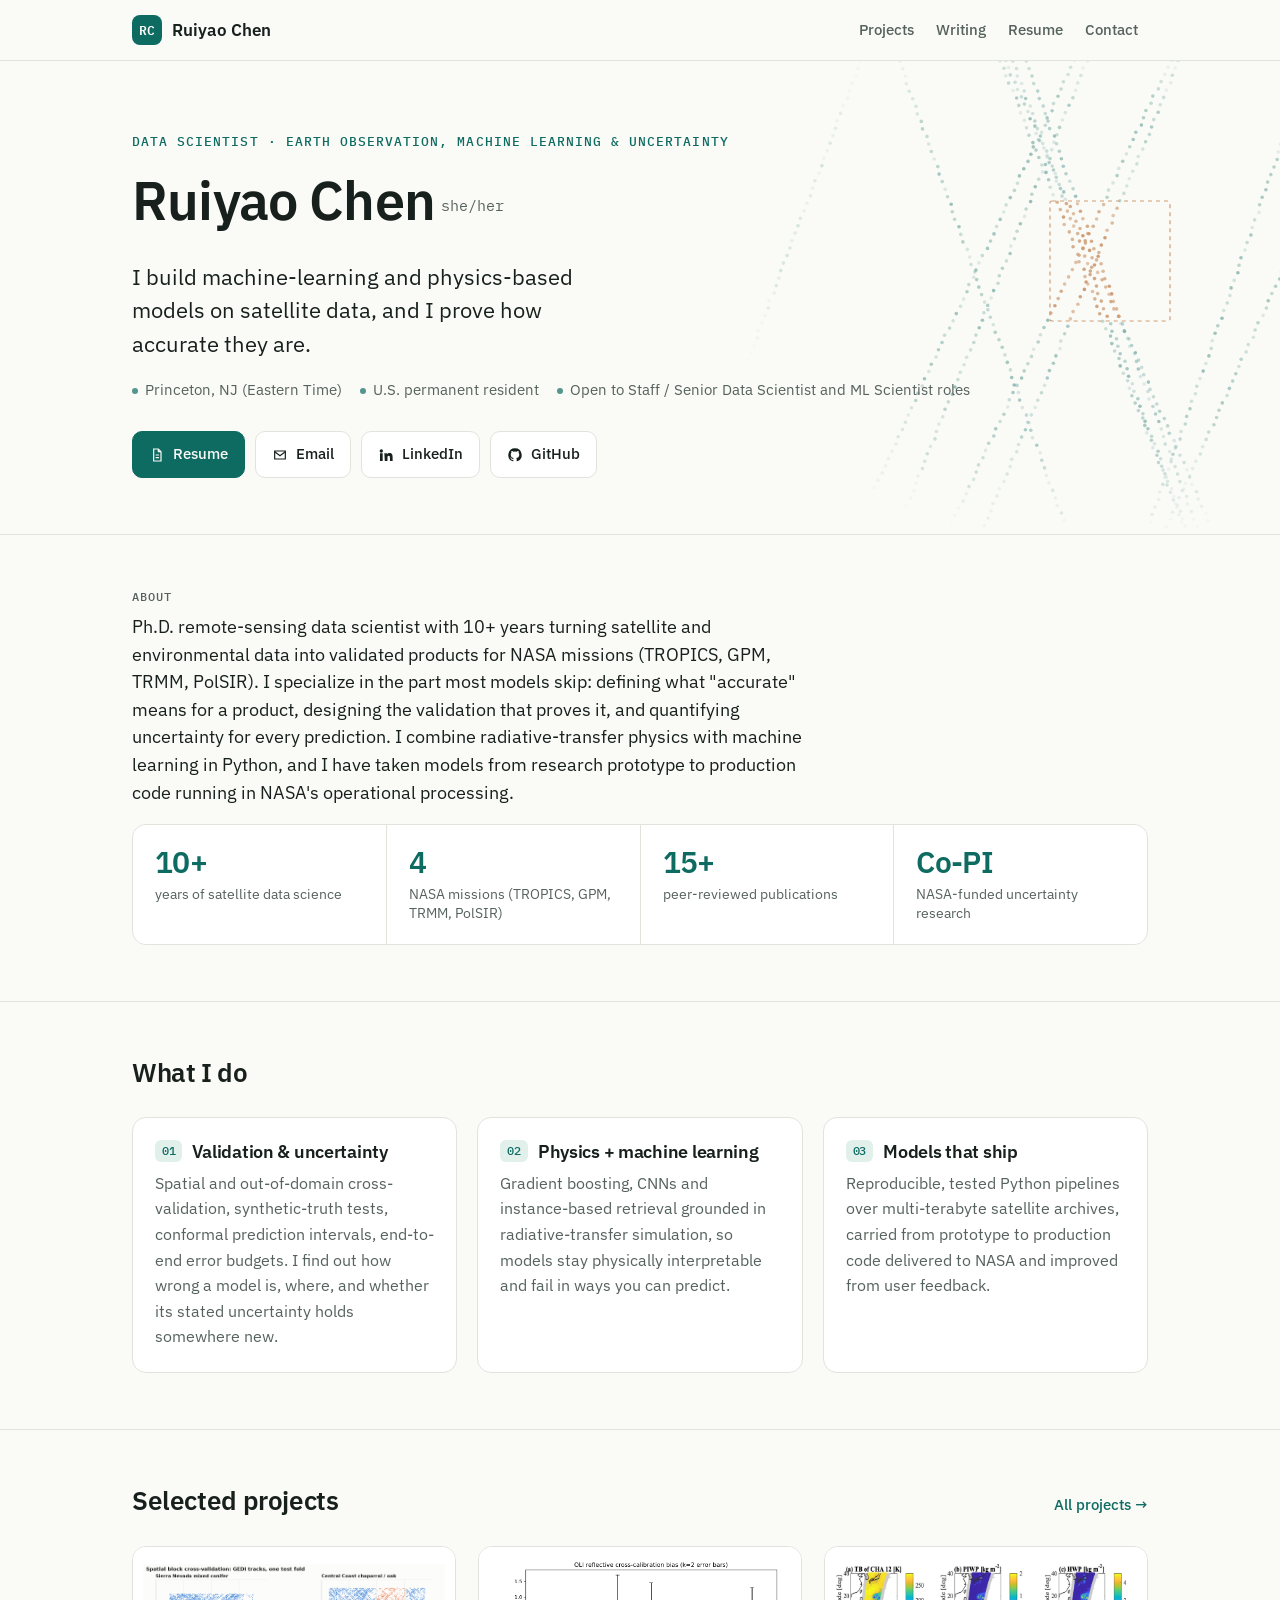
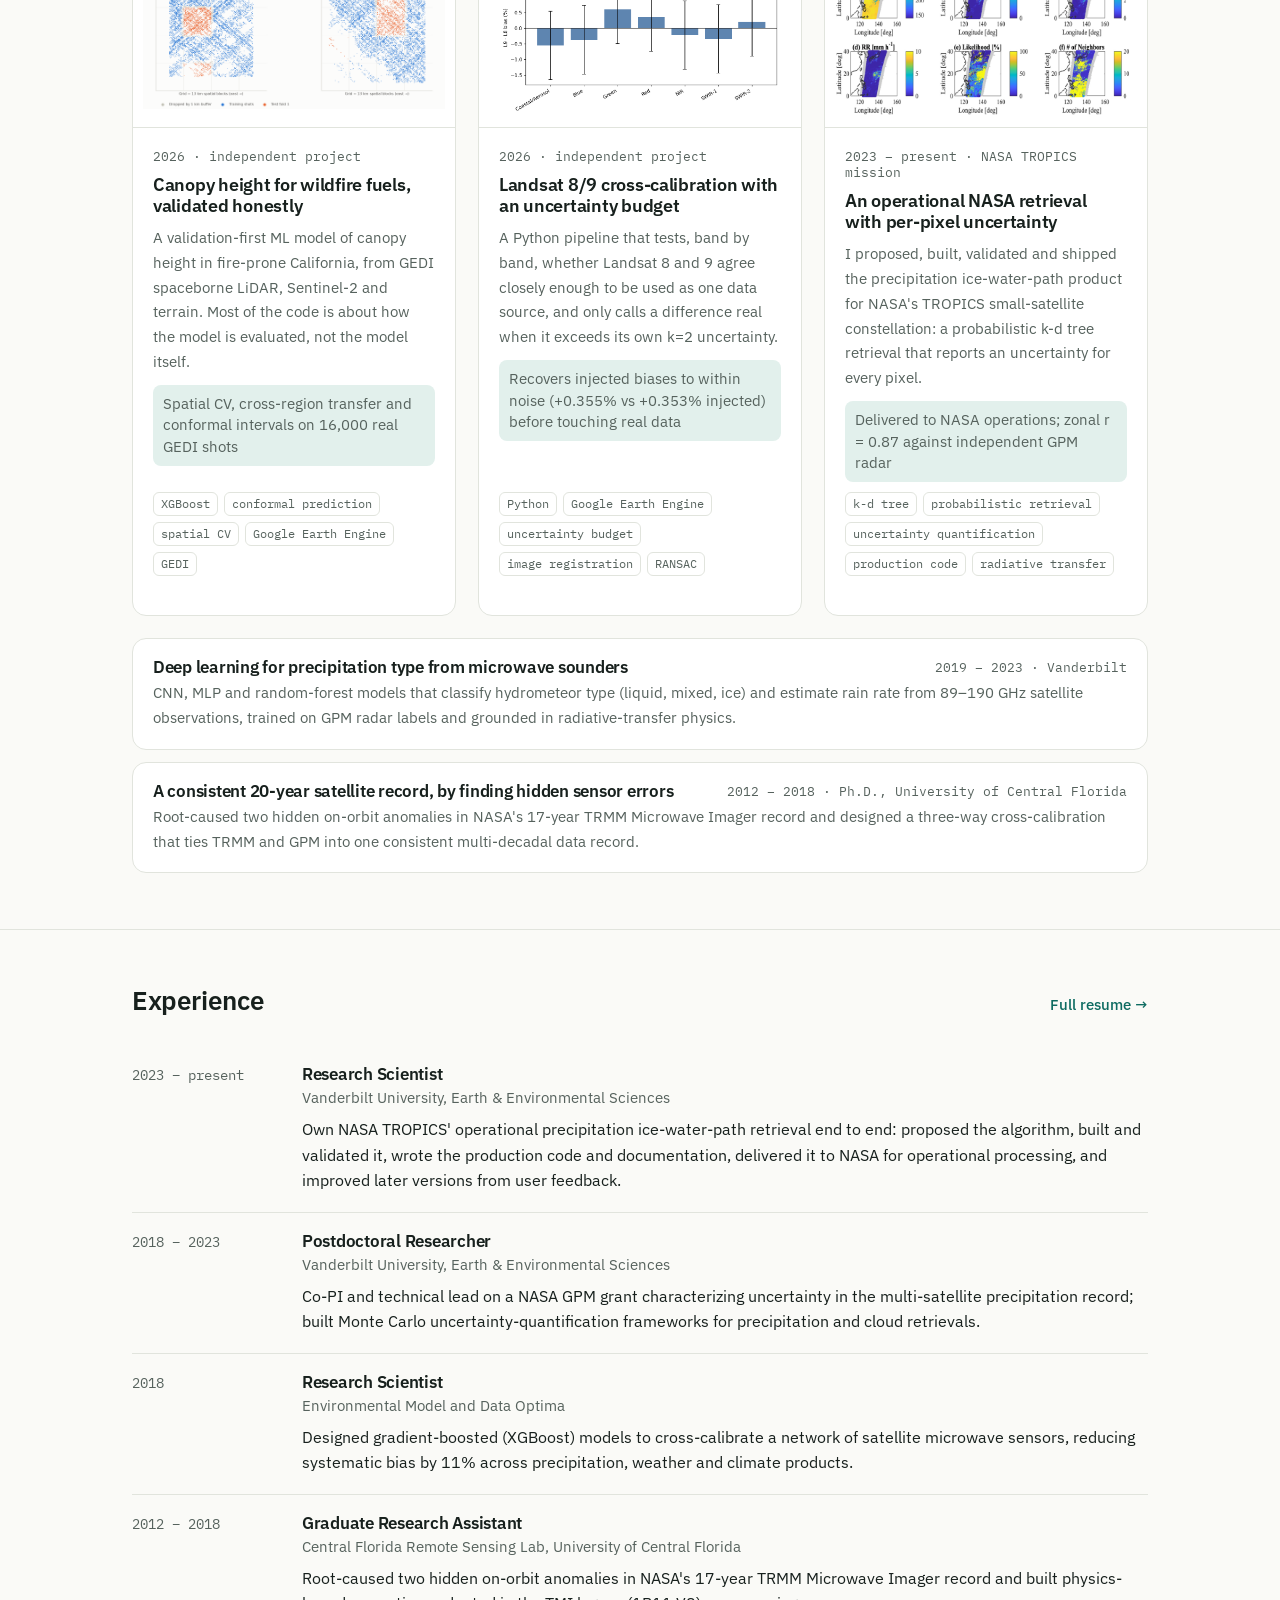
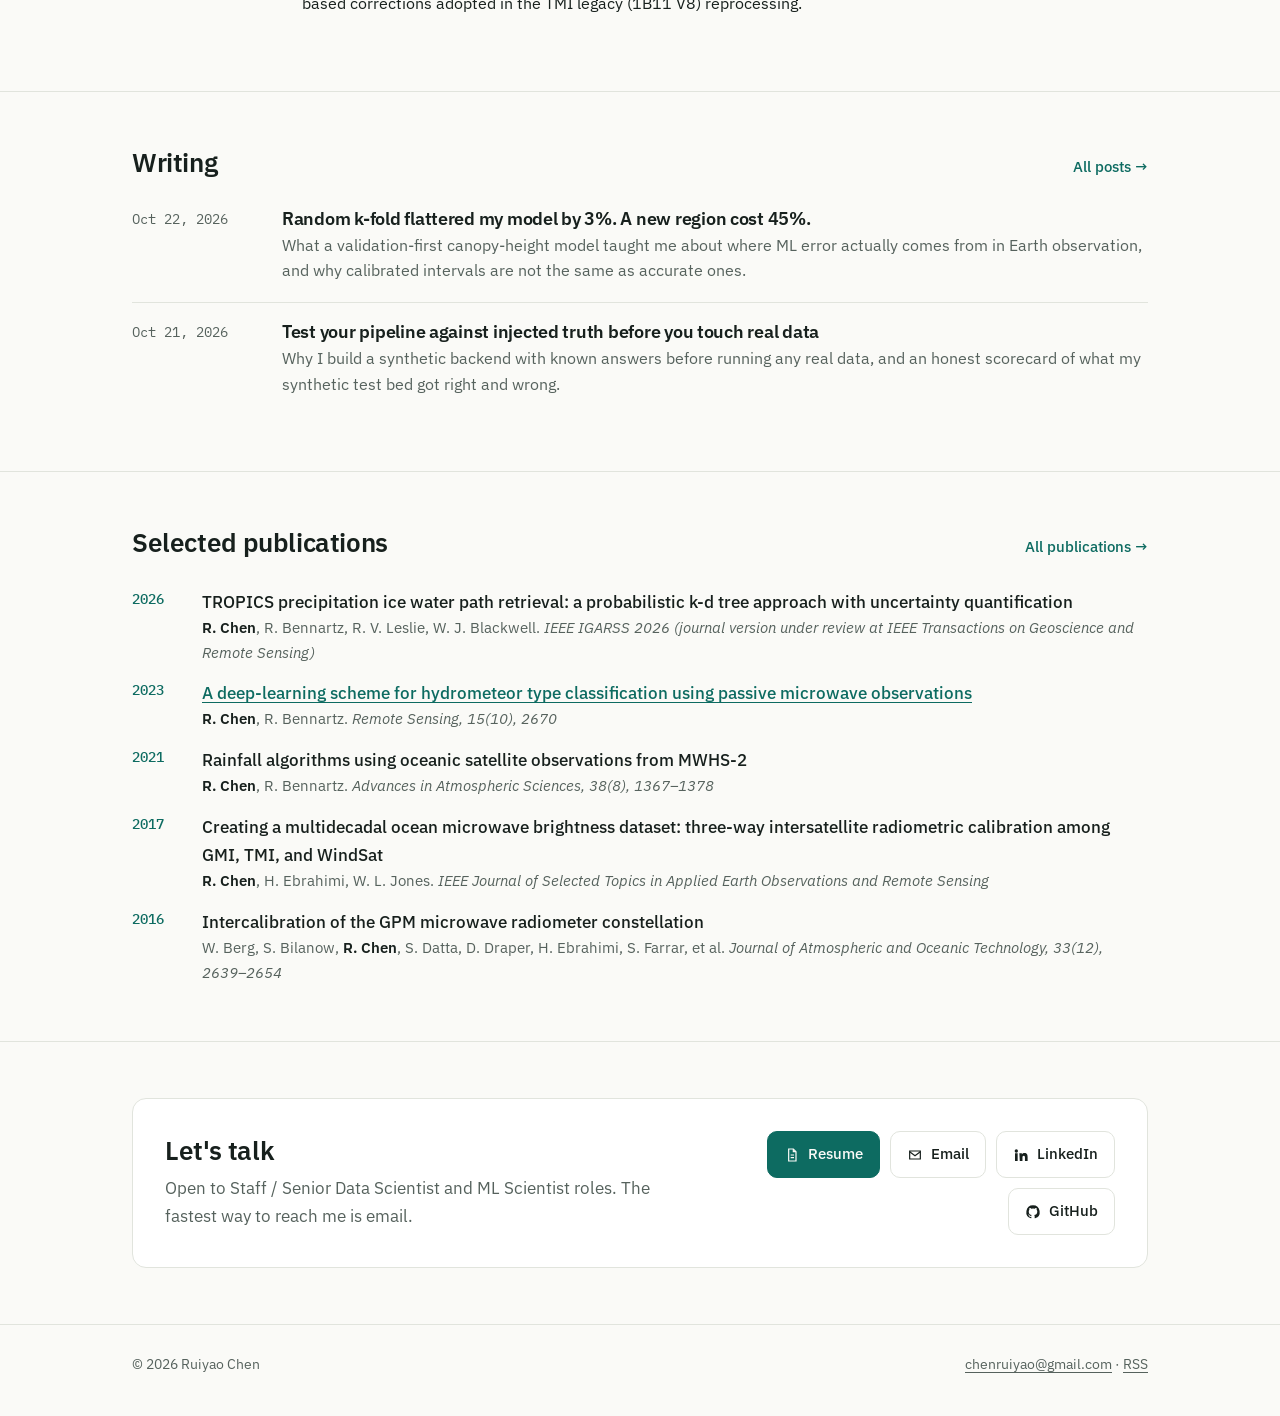
<file: index.html>
<!doctype html>
<html lang="en">
<head>
<meta charset="utf-8">
<meta name="viewport" content="width=device-width, initial-scale=1">
<title>Ruiyao Chen: Data Scientist · Earth Observation, Machine Learning &amp; Uncertainty</title>
<meta name="description" content="I build machine-learning and physics-based models on satellite data, and I prove how accurate they are. Ph.D. remote-sensing data scientist with 10+ years turning satellite and environmental data into validated products for NASA missions (TROPICS, GPM, T">
<meta name="author" content="Ruiyao Chen">
<link rel="canonical" href="https://ruiyao-chen.github.io/">
<meta property="og:type" content="profile">
<meta property="og:title" content="Ruiyao Chen: Data Scientist · Earth Observation, Machine Learning &amp; Uncertainty">
<meta property="og:description" content="I build machine-learning and physics-based models on satellite data, and I prove how accurate they are. Ph.D. remote-sensing data scientist with 10+ years turning satellite and environmental data into validated products for NASA missions (TROPICS, GPM, T">
<meta property="og:url" content="https://ruiyao-chen.github.io/"><meta property="og:image" content="https://ruiyao-chen.github.io/assets/og.png">
<meta name="twitter:card" content="summary_large_image">
<meta name="theme-color" content="#0d6b61">
<link rel="icon" href="/favicon.svg" type="image/svg+xml">
<link rel="alternate" type="application/rss+xml" title="Ruiyao Chen: writing" href="/feed.xml">
<link rel="preconnect" href="https://fonts.googleapis.com">
<link rel="preconnect" href="https://fonts.gstatic.com" crossorigin>
<link href="https://fonts.googleapis.com/css2?family=IBM+Plex+Mono:wght@400;500;600&family=IBM+Plex+Sans:wght@400;500;600;700&display=swap" rel="stylesheet">
<link rel="stylesheet" href="/assets/css/site.css">
<script type="application/ld+json">{"@context": "https://schema.org", "@type": "Person", "name": "Ruiyao Chen", "jobTitle": "Data Scientist \u00b7 Earth Observation, Machine Learning & Uncertainty", "email": "mailto:chenruiyao@gmail.com", "worksFor": {"@type": "Organization", "name": "Vanderbilt University"}, "alumniOf": ["University of Central Florida", "Wuhan University of Science and Technology"], "knowsAbout": ["Machine learning", "Data science", "Remote sensing", "Uncertainty quantification", "Satellite data", "Model validation"], "sameAs": ["https://www.linkedin.com/in/ruiyao-chen", "https://github.com/ruiyao-chen"], "url": "https://ruiyao-chen.github.io"}</script>
</head>
<body>
<a class="skip" href="#main">Skip to content</a>

<header class="site-header"><div class="wrap">
<a class="brand" href="/"><span class="brand-mark">RC</span><span class="brand-name">Ruiyao Chen</span></a>
<nav class="nav" aria-label="Main"><a href="/projects/">Projects</a><a href="/blog/">Writing</a><a href="/resume/">Resume</a><a href="/#contact">Contact</a></nav>
</div></header>
<main id="main">
<section class="hero"><div class="hero-tracks"><svg viewBox="0 0 620 480" aria-hidden="true" focusable="false"><defs><radialGradient id="fade" cx="58%" cy="46%" r="58%"><stop offset="0.55" stop-color="#fff"/><stop offset="1" stop-color="#fff" stop-opacity="0"/></radialGradient><mask id="fademask"><rect width="100%" height="100%" fill="url(#fade)"/></mask></defs><g fill="currentColor" mask="url(#fademask)"><circle cx="280.0" cy="9.8" r="1.8" fill-opacity="0.48"/><circle cx="284.0" cy="17.2" r="1.8" fill-opacity="0.64"/><circle cx="285.7" cy="24.7" r="1.8" fill-opacity="0.37"/><circle cx="288.6" cy="32.1" r="1.8" fill-opacity="0.65"/><circle cx="293.0" cy="39.5" r="1.8" fill-opacity="0.22"/><circle cx="296.6" cy="47.0" r="1.8" fill-opacity="0.73"/><circle cx="298.8" cy="54.4" r="1.8" fill-opacity="0.54"/><circle cx="300.5" cy="61.9" r="1.8" fill-opacity="0.21"/><circle cx="304.3" cy="69.3" r="1.8" fill-opacity="0.23"/><circle cx="306.5" cy="76.7" r="1.8" fill-opacity="0.33"/><circle cx="309.0" cy="84.2" r="1.8" fill-opacity="0.46"/><circle cx="312.9" cy="91.6" r="1.8" fill-opacity="0.66"/><circle cx="316.0" cy="99.1" r="1.8" fill-opacity="0.55"/><circle cx="318.9" cy="106.5" r="1.8" fill-opacity="0.56"/><circle cx="321.8" cy="114.0" r="1.8" fill-opacity="0.35"/><circle cx="326.0" cy="121.4" r="1.8" fill-opacity="0.75"/><circle cx="328.6" cy="128.8" r="1.8" fill-opacity="0.59"/><circle cx="330.2" cy="136.3" r="1.8" fill-opacity="0.33"/><circle cx="333.1" cy="143.7" r="1.8" fill-opacity="0.24"/><circle cx="337.2" cy="151.2" r="1.8" fill-opacity="0.73" fill="var(--warm)"/><circle cx="340.3" cy="158.6" r="1.8" fill-opacity="0.72" fill="var(--warm)"/><circle cx="343.5" cy="166.1" r="1.8" fill-opacity="0.93" fill="var(--warm)"/><circle cx="344.2" cy="173.5" r="1.8" fill-opacity="0.64" fill="var(--warm)"/><circle cx="349.3" cy="180.9" r="1.8" fill-opacity="0.76" fill="var(--warm)"/><circle cx="352.4" cy="188.4" r="1.8" fill-opacity="0.73" fill="var(--warm)"/><circle cx="353.1" cy="195.8" r="1.8" fill-opacity="0.83" fill="var(--warm)"/><circle cx="357.8" cy="203.3" r="1.8" fill-opacity="0.67" fill="var(--warm)"/><circle cx="359.0" cy="210.7" r="1.8" fill-opacity="0.70" fill="var(--warm)"/><circle cx="364.1" cy="218.2" r="1.8" fill-opacity="0.89" fill="var(--warm)"/><circle cx="365.0" cy="225.6" r="1.8" fill-opacity="0.66" fill="var(--warm)"/><circle cx="367.9" cy="233.0" r="1.8" fill-opacity="0.58" fill="var(--warm)"/><circle cx="372.5" cy="240.5" r="1.8" fill-opacity="0.63" fill="var(--warm)"/><circle cx="374.8" cy="247.9" r="1.8" fill-opacity="0.75" fill="var(--warm)"/><circle cx="376.9" cy="255.4" r="1.8" fill-opacity="0.88" fill="var(--warm)"/><circle cx="379.7" cy="262.8" r="1.8" fill-opacity="0.84" fill="var(--warm)"/><circle cx="382.6" cy="270.2" r="1.8" fill-opacity="0.43"/><circle cx="385.8" cy="277.7" r="1.8" fill-opacity="0.35"/><circle cx="390.5" cy="285.1" r="1.8" fill-opacity="0.64"/><circle cx="391.8" cy="292.6" r="1.8" fill-opacity="0.69"/><circle cx="394.6" cy="300.0" r="1.8" fill-opacity="0.42"/><circle cx="399.0" cy="307.5" r="1.8" fill-opacity="0.55"/><circle cx="400.2" cy="314.9" r="1.8" fill-opacity="0.74"/><circle cx="403.4" cy="322.3" r="1.8" fill-opacity="0.34"/><circle cx="407.6" cy="329.8" r="1.8" fill-opacity="0.38"/><circle cx="409.4" cy="337.2" r="1.8" fill-opacity="0.24"/><circle cx="411.9" cy="344.7" r="1.8" fill-opacity="0.52"/><circle cx="415.2" cy="352.1" r="1.8" fill-opacity="0.53"/><circle cx="418.4" cy="359.6" r="1.8" fill-opacity="0.45"/><circle cx="422.8" cy="367.0" r="1.8" fill-opacity="0.47"/><circle cx="424.8" cy="374.4" r="1.8" fill-opacity="0.68"/><circle cx="426.8" cy="381.9" r="1.8" fill-opacity="0.28"/><circle cx="431.4" cy="389.3" r="1.8" fill-opacity="0.65"/><circle cx="432.8" cy="396.8" r="1.8" fill-opacity="0.30"/><circle cx="436.9" cy="404.2" r="1.8" fill-opacity="0.72"/><circle cx="438.5" cy="411.6" r="1.8" fill-opacity="0.72"/><circle cx="443.1" cy="419.1" r="1.8" fill-opacity="0.53"/><circle cx="444.9" cy="426.5" r="1.8" fill-opacity="0.26"/><circle cx="447.0" cy="434.0" r="1.8" fill-opacity="0.73"/><circle cx="450.4" cy="441.4" r="1.8" fill-opacity="0.59"/><circle cx="453.4" cy="448.9" r="1.8" fill-opacity="0.65"/><circle cx="457.1" cy="456.3" r="1.8" fill-opacity="0.36"/><circle cx="459.0" cy="463.7" r="1.8" fill-opacity="0.60"/><circle cx="461.7" cy="471.2" r="1.8" fill-opacity="0.33"/><circle cx="306.3" cy="10.0" r="1.8" fill-opacity="0.70"/><circle cx="309.1" cy="17.6" r="1.8" fill-opacity="0.59"/><circle cx="312.0" cy="25.1" r="1.8" fill-opacity="0.70"/><circle cx="313.7" cy="32.6" r="1.8" fill-opacity="0.58"/><circle cx="317.7" cy="40.1" r="1.8" fill-opacity="0.68"/><circle cx="319.3" cy="47.6" r="1.8" fill-opacity="0.63"/><circle cx="323.2" cy="55.1" r="1.8" fill-opacity="0.52"/><circle cx="325.3" cy="62.6" r="1.8" fill-opacity="0.41"/><circle cx="328.0" cy="70.1" r="1.8" fill-opacity="0.53"/><circle cx="329.6" cy="77.6" r="1.8" fill-opacity="0.55"/><circle cx="334.5" cy="85.1" r="1.8" fill-opacity="0.68"/><circle cx="336.6" cy="92.7" r="1.8" fill-opacity="0.41"/><circle cx="339.4" cy="100.2" r="1.8" fill-opacity="0.52"/><circle cx="341.4" cy="107.7" r="1.8" fill-opacity="0.66"/><circle cx="343.3" cy="115.2" r="1.8" fill-opacity="0.61"/><circle cx="346.0" cy="122.7" r="1.8" fill-opacity="0.53"/><circle cx="349.8" cy="130.2" r="1.8" fill-opacity="0.33"/><circle cx="353.1" cy="137.7" r="1.8" fill-opacity="0.47"/><circle cx="355.6" cy="145.2" r="1.8" fill-opacity="0.71"/><circle cx="357.5" cy="152.7" r="1.8" fill-opacity="0.56" fill="var(--warm)"/><circle cx="360.4" cy="160.2" r="1.8" fill-opacity="0.86" fill="var(--warm)"/><circle cx="362.9" cy="167.8" r="1.8" fill-opacity="0.63" fill="var(--warm)"/><circle cx="367.4" cy="175.3" r="1.8" fill-opacity="0.85" fill="var(--warm)"/><circle cx="369.0" cy="182.8" r="1.8" fill-opacity="0.95" fill="var(--warm)"/><circle cx="371.5" cy="190.3" r="1.8" fill-opacity="0.85" fill="var(--warm)"/><circle cx="373.9" cy="197.8" r="1.8" fill-opacity="0.74" fill="var(--warm)"/><circle cx="378.2" cy="205.3" r="1.8" fill-opacity="0.96" fill="var(--warm)"/><circle cx="381.1" cy="212.8" r="1.8" fill-opacity="0.72" fill="var(--warm)"/><circle cx="383.1" cy="220.3" r="1.8" fill-opacity="0.69" fill="var(--warm)"/><circle cx="384.8" cy="227.8" r="1.8" fill-opacity="0.77" fill="var(--warm)"/><circle cx="389.3" cy="235.3" r="1.8" fill-opacity="0.93" fill="var(--warm)"/><circle cx="391.7" cy="242.9" r="1.8" fill-opacity="0.98" fill="var(--warm)"/><circle cx="393.4" cy="250.4" r="1.8" fill-opacity="0.63" fill="var(--warm)"/><circle cx="396.6" cy="257.9" r="1.8" fill-opacity="0.67" fill="var(--warm)"/><circle cx="398.8" cy="265.4" r="1.8" fill-opacity="0.74" fill="var(--warm)"/><circle cx="402.5" cy="272.9" r="1.8" fill-opacity="0.47"/><circle cx="404.5" cy="280.4" r="1.8" fill-opacity="0.66"/><circle cx="408.9" cy="287.9" r="1.8" fill-opacity="0.45"/><circle cx="409.5" cy="295.4" r="1.8" fill-opacity="0.22"/><circle cx="414.2" cy="302.9" r="1.8" fill-opacity="0.22"/><circle cx="416.5" cy="310.4" r="1.8" fill-opacity="0.51"/><circle cx="418.3" cy="318.0" r="1.8" fill-opacity="0.64"/><circle cx="420.4" cy="325.5" r="1.8" fill-opacity="0.27"/><circle cx="424.2" cy="333.0" r="1.8" fill-opacity="0.21"/><circle cx="427.8" cy="340.5" r="1.8" fill-opacity="0.33"/><circle cx="428.9" cy="348.0" r="1.8" fill-opacity="0.23"/><circle cx="432.9" cy="355.5" r="1.8" fill-opacity="0.45"/><circle cx="435.6" cy="363.0" r="1.8" fill-opacity="0.56"/><circle cx="438.8" cy="370.5" r="1.8" fill-opacity="0.73"/><circle cx="441.3" cy="378.0" r="1.8" fill-opacity="0.31"/><circle cx="443.5" cy="385.5" r="1.8" fill-opacity="0.30"/><circle cx="445.2" cy="393.1" r="1.8" fill-opacity="0.46"/><circle cx="449.6" cy="400.6" r="1.8" fill-opacity="0.30"/><circle cx="451.3" cy="408.1" r="1.8" fill-opacity="0.39"/><circle cx="455.1" cy="415.6" r="1.8" fill-opacity="0.49"/><circle cx="457.6" cy="423.1" r="1.8" fill-opacity="0.62"/><circle cx="459.9" cy="430.6" r="1.8" fill-opacity="0.64"/><circle cx="463.9" cy="438.1" r="1.8" fill-opacity="0.25"/><circle cx="466.7" cy="445.6" r="1.8" fill-opacity="0.60"/><circle cx="467.5" cy="453.1" r="1.8" fill-opacity="0.45"/><circle cx="471.4" cy="460.6" r="1.8" fill-opacity="0.70"/><circle cx="473.6" cy="468.2" r="1.8" fill-opacity="0.51"/><circle cx="477.6" cy="475.7" r="1.8" fill-opacity="0.64"/><circle cx="179.7" cy="10.1" r="1.8" fill-opacity="0.58"/><circle cx="182.7" cy="17.7" r="1.8" fill-opacity="0.47"/><circle cx="185.4" cy="25.2" r="1.8" fill-opacity="0.25"/><circle cx="186.3" cy="32.7" r="1.8" fill-opacity="0.49"/><circle cx="189.2" cy="40.3" r="1.8" fill-opacity="0.60"/><circle cx="192.7" cy="47.8" r="1.8" fill-opacity="0.49"/><circle cx="195.9" cy="55.3" r="1.8" fill-opacity="0.51"/><circle cx="197.3" cy="62.9" r="1.8" fill-opacity="0.41"/><circle cx="201.3" cy="70.4" r="1.8" fill-opacity="0.70"/><circle cx="202.5" cy="77.9" r="1.8" fill-opacity="0.67"/><circle cx="207.0" cy="85.4" r="1.8" fill-opacity="0.49"/><circle cx="208.7" cy="93.0" r="1.8" fill-opacity="0.31"/><circle cx="211.3" cy="100.5" r="1.8" fill-opacity="0.48"/><circle cx="214.2" cy="108.0" r="1.8" fill-opacity="0.22"/><circle cx="217.8" cy="115.6" r="1.8" fill-opacity="0.48"/><circle cx="219.1" cy="123.1" r="1.8" fill-opacity="0.64"/><circle cx="222.2" cy="130.6" r="1.8" fill-opacity="0.47"/><circle cx="225.2" cy="138.2" r="1.8" fill-opacity="0.24"/><circle cx="227.5" cy="145.7" r="1.8" fill-opacity="0.43"/><circle cx="231.2" cy="153.2" r="1.8" fill-opacity="0.71"/><circle cx="232.3" cy="160.8" r="1.8" fill-opacity="0.46"/><circle cx="234.6" cy="168.3" r="1.8" fill-opacity="0.44"/><circle cx="239.0" cy="175.8" r="1.8" fill-opacity="0.70"/><circle cx="240.8" cy="183.4" r="1.8" fill-opacity="0.37"/><circle cx="242.9" cy="190.9" r="1.8" fill-opacity="0.54"/><circle cx="247.3" cy="198.4" r="1.8" fill-opacity="0.27"/><circle cx="249.7" cy="206.0" r="1.8" fill-opacity="0.21"/><circle cx="251.0" cy="213.5" r="1.8" fill-opacity="0.32"/><circle cx="254.8" cy="221.0" r="1.8" fill-opacity="0.38"/><circle cx="256.7" cy="228.6" r="1.8" fill-opacity="0.54"/><circle cx="258.8" cy="236.1" r="1.8" fill-opacity="0.60"/><circle cx="261.6" cy="243.6" r="1.8" fill-opacity="0.48"/><circle cx="264.6" cy="251.1" r="1.8" fill-opacity="0.31"/><circle cx="267.9" cy="258.7" r="1.8" fill-opacity="0.44"/><circle cx="270.3" cy="266.2" r="1.8" fill-opacity="0.43"/><circle cx="273.3" cy="273.7" r="1.8" fill-opacity="0.29"/><circle cx="275.2" cy="281.3" r="1.8" fill-opacity="0.55"/><circle cx="279.0" cy="288.8" r="1.8" fill-opacity="0.49"/><circle cx="282.2" cy="296.3" r="1.8" fill-opacity="0.54"/><circle cx="284.9" cy="303.9" r="1.8" fill-opacity="0.33"/><circle cx="287.3" cy="311.4" r="1.8" fill-opacity="0.65"/><circle cx="290.4" cy="318.9" r="1.8" fill-opacity="0.37"/><circle cx="291.7" cy="326.5" r="1.8" fill-opacity="0.71"/><circle cx="294.2" cy="334.0" r="1.8" fill-opacity="0.75"/><circle cx="298.5" cy="341.5" r="1.8" fill-opacity="0.27"/><circle cx="299.6" cy="349.1" r="1.8" fill-opacity="0.60"/><circle cx="302.3" cy="356.6" r="1.8" fill-opacity="0.25"/><circle cx="306.4" cy="364.1" r="1.8" fill-opacity="0.43"/><circle cx="309.0" cy="371.7" r="1.8" fill-opacity="0.27"/><circle cx="310.8" cy="379.2" r="1.8" fill-opacity="0.58"/><circle cx="312.5" cy="386.7" r="1.8" fill-opacity="0.31"/><circle cx="316.8" cy="394.3" r="1.8" fill-opacity="0.70"/><circle cx="320.2" cy="401.8" r="1.8" fill-opacity="0.26"/><circle cx="321.8" cy="409.3" r="1.8" fill-opacity="0.62"/><circle cx="324.5" cy="416.9" r="1.8" fill-opacity="0.58"/><circle cx="326.4" cy="424.4" r="1.8" fill-opacity="0.24"/><circle cx="328.9" cy="431.9" r="1.8" fill-opacity="0.22"/><circle cx="332.7" cy="439.4" r="1.8" fill-opacity="0.48"/><circle cx="335.4" cy="447.0" r="1.8" fill-opacity="0.28"/><circle cx="337.2" cy="454.5" r="1.8" fill-opacity="0.31"/><circle cx="341.5" cy="462.0" r="1.8" fill-opacity="0.74"/><circle cx="344.4" cy="469.6" r="1.8" fill-opacity="0.25"/><circle cx="584.9" cy="9.2" r="1.8" fill-opacity="0.69"/><circle cx="589.3" cy="16.6" r="1.8" fill-opacity="0.58"/><circle cx="592.3" cy="23.9" r="1.8" fill-opacity="0.62"/><circle cx="594.6" cy="31.2" r="1.8" fill-opacity="0.60"/><circle cx="597.1" cy="38.5" r="1.8" fill-opacity="0.39"/><circle cx="601.3" cy="45.8" r="1.8" fill-opacity="0.21"/><circle cx="604.3" cy="53.1" r="1.8" fill-opacity="0.55"/><circle cx="608.1" cy="60.4" r="1.8" fill-opacity="0.33"/><circle cx="612.2" cy="67.7" r="1.8" fill-opacity="0.57"/><circle cx="613.9" cy="75.1" r="1.8" fill-opacity="0.56"/><circle cx="285.9" cy="9.3" r="1.8" fill-opacity="0.72"/><circle cx="288.5" cy="16.6" r="1.8" fill-opacity="0.33"/><circle cx="290.3" cy="23.9" r="1.8" fill-opacity="0.69"/><circle cx="295.1" cy="31.2" r="1.8" fill-opacity="0.54"/><circle cx="297.4" cy="38.5" r="1.8" fill-opacity="0.35"/><circle cx="301.4" cy="45.8" r="1.8" fill-opacity="0.51"/><circle cx="304.4" cy="53.1" r="1.8" fill-opacity="0.55"/><circle cx="308.0" cy="60.5" r="1.8" fill-opacity="0.30"/><circle cx="310.1" cy="67.8" r="1.8" fill-opacity="0.74"/><circle cx="314.9" cy="75.1" r="1.8" fill-opacity="0.68"/><circle cx="316.1" cy="82.4" r="1.8" fill-opacity="0.23"/><circle cx="319.8" cy="89.7" r="1.8" fill-opacity="0.43"/><circle cx="323.9" cy="97.0" r="1.8" fill-opacity="0.26"/><circle cx="327.0" cy="104.3" r="1.8" fill-opacity="0.24"/><circle cx="329.1" cy="111.6" r="1.8" fill-opacity="0.57"/><circle cx="333.5" cy="119.0" r="1.8" fill-opacity="0.55"/><circle cx="336.3" cy="126.3" r="1.8" fill-opacity="0.46"/><circle cx="339.2" cy="133.6" r="1.8" fill-opacity="0.39"/><circle cx="343.7" cy="140.9" r="1.8" fill-opacity="0.66"/><circle cx="345.3" cy="148.2" r="1.8" fill-opacity="0.27"/><circle cx="350.3" cy="155.5" r="1.8" fill-opacity="0.83" fill="var(--warm)"/><circle cx="353.5" cy="162.8" r="1.8" fill-opacity="0.65" fill="var(--warm)"/><circle cx="355.9" cy="170.2" r="1.8" fill-opacity="0.67" fill="var(--warm)"/><circle cx="360.0" cy="177.5" r="1.8" fill-opacity="0.72" fill="var(--warm)"/><circle cx="362.9" cy="184.8" r="1.8" fill-opacity="1.00" fill="var(--warm)"/><circle cx="365.4" cy="192.1" r="1.8" fill-opacity="0.80" fill="var(--warm)"/><circle cx="369.6" cy="199.4" r="1.8" fill-opacity="0.96" fill="var(--warm)"/><circle cx="372.1" cy="206.7" r="1.8" fill-opacity="0.72" fill="var(--warm)"/><circle cx="374.5" cy="214.0" r="1.8" fill-opacity="0.94" fill="var(--warm)"/><circle cx="377.7" cy="221.4" r="1.8" fill-opacity="0.59" fill="var(--warm)"/><circle cx="382.1" cy="228.7" r="1.8" fill-opacity="0.77" fill="var(--warm)"/><circle cx="385.7" cy="236.0" r="1.8" fill-opacity="0.68" fill="var(--warm)"/><circle cx="389.1" cy="243.3" r="1.8" fill-opacity="0.58" fill="var(--warm)"/><circle cx="391.0" cy="250.6" r="1.8" fill-opacity="0.85" fill="var(--warm)"/><circle cx="393.9" cy="257.9" r="1.8" fill-opacity="0.69" fill="var(--warm)"/><circle cx="398.7" cy="265.2" r="1.8" fill-opacity="0.86" fill="var(--warm)"/><circle cx="400.9" cy="272.6" r="1.8" fill-opacity="0.28"/><circle cx="404.3" cy="279.9" r="1.8" fill-opacity="0.60"/><circle cx="407.6" cy="287.2" r="1.8" fill-opacity="0.26"/><circle cx="411.7" cy="294.5" r="1.8" fill-opacity="0.51"/><circle cx="415.4" cy="301.8" r="1.8" fill-opacity="0.72"/><circle cx="418.6" cy="309.1" r="1.8" fill-opacity="0.44"/><circle cx="421.6" cy="316.4" r="1.8" fill-opacity="0.37"/><circle cx="423.7" cy="323.8" r="1.8" fill-opacity="0.42"/><circle cx="428.4" cy="331.1" r="1.8" fill-opacity="0.69"/><circle cx="430.0" cy="338.4" r="1.8" fill-opacity="0.40"/><circle cx="433.5" cy="345.7" r="1.8" fill-opacity="0.40"/><circle cx="436.8" cy="353.0" r="1.8" fill-opacity="0.41"/><circle cx="439.6" cy="360.3" r="1.8" fill-opacity="0.51"/><circle cx="444.3" cy="367.6" r="1.8" fill-opacity="0.50"/><circle cx="447.6" cy="374.9" r="1.8" fill-opacity="0.51"/><circle cx="449.3" cy="382.3" r="1.8" fill-opacity="0.62"/><circle cx="454.2" cy="389.6" r="1.8" fill-opacity="0.35"/><circle cx="455.4" cy="396.9" r="1.8" fill-opacity="0.48"/><circle cx="459.9" cy="404.2" r="1.8" fill-opacity="0.51"/><circle cx="464.1" cy="411.5" r="1.8" fill-opacity="0.56"/><circle cx="467.0" cy="418.8" r="1.8" fill-opacity="0.24"/><circle cx="469.6" cy="426.1" r="1.8" fill-opacity="0.63"/><circle cx="471.8" cy="433.5" r="1.8" fill-opacity="0.24"/><circle cx="476.6" cy="440.8" r="1.8" fill-opacity="0.69"/><circle cx="478.2" cy="448.1" r="1.8" fill-opacity="0.55"/><circle cx="481.6" cy="455.4" r="1.8" fill-opacity="0.61"/><circle cx="486.1" cy="462.7" r="1.8" fill-opacity="0.33"/><circle cx="488.3" cy="470.0" r="1.8" fill-opacity="0.62"/><circle cx="292.8" cy="10.0" r="1.8" fill-opacity="0.73"/><circle cx="296.5" cy="17.5" r="1.8" fill-opacity="0.56"/><circle cx="297.3" cy="25.0" r="1.8" fill-opacity="0.41"/><circle cx="301.7" cy="32.5" r="1.8" fill-opacity="0.33"/><circle cx="304.2" cy="40.0" r="1.8" fill-opacity="0.45"/><circle cx="305.6" cy="47.5" r="1.8" fill-opacity="0.75"/><circle cx="310.3" cy="55.0" r="1.8" fill-opacity="0.31"/><circle cx="312.6" cy="62.5" r="1.8" fill-opacity="0.36"/><circle cx="314.8" cy="70.0" r="1.8" fill-opacity="0.50"/><circle cx="317.4" cy="77.6" r="1.8" fill-opacity="0.39"/><circle cx="320.4" cy="85.1" r="1.8" fill-opacity="0.57"/><circle cx="322.8" cy="92.6" r="1.8" fill-opacity="0.31"/><circle cx="326.7" cy="100.1" r="1.8" fill-opacity="0.38"/><circle cx="330.0" cy="107.6" r="1.8" fill-opacity="0.51"/><circle cx="332.3" cy="115.1" r="1.8" fill-opacity="0.38"/><circle cx="335.3" cy="122.6" r="1.8" fill-opacity="0.25"/><circle cx="336.4" cy="130.1" r="1.8" fill-opacity="0.25"/><circle cx="340.5" cy="137.6" r="1.8" fill-opacity="0.59"/><circle cx="342.0" cy="145.1" r="1.8" fill-opacity="0.42"/><circle cx="346.4" cy="152.6" r="1.8" fill-opacity="0.82" fill="var(--warm)"/><circle cx="347.4" cy="160.1" r="1.8" fill-opacity="0.65" fill="var(--warm)"/><circle cx="350.3" cy="167.6" r="1.8" fill-opacity="0.61" fill="var(--warm)"/><circle cx="353.7" cy="175.1" r="1.8" fill-opacity="0.58" fill="var(--warm)"/><circle cx="357.7" cy="182.6" r="1.8" fill-opacity="0.74" fill="var(--warm)"/><circle cx="359.5" cy="190.1" r="1.8" fill-opacity="0.84" fill="var(--warm)"/><circle cx="362.9" cy="197.6" r="1.8" fill-opacity="0.92" fill="var(--warm)"/><circle cx="364.7" cy="205.1" r="1.8" fill-opacity="0.70" fill="var(--warm)"/><circle cx="367.6" cy="212.6" r="1.8" fill-opacity="0.56" fill="var(--warm)"/><circle cx="370.3" cy="220.1" r="1.8" fill-opacity="0.86" fill="var(--warm)"/><circle cx="374.5" cy="227.6" r="1.8" fill-opacity="0.91" fill="var(--warm)"/><circle cx="376.5" cy="235.1" r="1.8" fill-opacity="0.82" fill="var(--warm)"/><circle cx="377.7" cy="242.6" r="1.8" fill-opacity="0.70" fill="var(--warm)"/><circle cx="381.3" cy="250.1" r="1.8" fill-opacity="0.84" fill="var(--warm)"/><circle cx="383.5" cy="257.7" r="1.8" fill-opacity="0.72" fill="var(--warm)"/><circle cx="387.2" cy="265.2" r="1.8" fill-opacity="0.90" fill="var(--warm)"/><circle cx="390.7" cy="272.7" r="1.8" fill-opacity="0.54"/><circle cx="391.9" cy="280.2" r="1.8" fill-opacity="0.62"/><circle cx="396.5" cy="287.7" r="1.8" fill-opacity="0.50"/><circle cx="397.9" cy="295.2" r="1.8" fill-opacity="0.48"/><circle cx="400.2" cy="302.7" r="1.8" fill-opacity="0.59"/><circle cx="405.0" cy="310.2" r="1.8" fill-opacity="0.48"/><circle cx="407.1" cy="317.7" r="1.8" fill-opacity="0.66"/><circle cx="408.6" cy="325.2" r="1.8" fill-opacity="0.72"/><circle cx="412.4" cy="332.7" r="1.8" fill-opacity="0.31"/><circle cx="413.9" cy="340.2" r="1.8" fill-opacity="0.33"/><circle cx="417.9" cy="347.7" r="1.8" fill-opacity="0.58"/><circle cx="420.0" cy="355.2" r="1.8" fill-opacity="0.71"/><circle cx="422.9" cy="362.7" r="1.8" fill-opacity="0.45"/><circle cx="425.1" cy="370.2" r="1.8" fill-opacity="0.74"/><circle cx="427.9" cy="377.7" r="1.8" fill-opacity="0.70"/><circle cx="431.6" cy="385.2" r="1.8" fill-opacity="0.51"/><circle cx="434.5" cy="392.7" r="1.8" fill-opacity="0.35"/><circle cx="438.1" cy="400.2" r="1.8" fill-opacity="0.75"/><circle cx="440.6" cy="407.7" r="1.8" fill-opacity="0.53"/><circle cx="441.7" cy="415.2" r="1.8" fill-opacity="0.65"/><circle cx="444.9" cy="422.7" r="1.8" fill-opacity="0.69"/><circle cx="447.6" cy="430.2" r="1.8" fill-opacity="0.52"/><circle cx="451.7" cy="437.8" r="1.8" fill-opacity="0.30"/><circle cx="453.8" cy="445.3" r="1.8" fill-opacity="0.24"/><circle cx="455.4" cy="452.8" r="1.8" fill-opacity="0.30"/><circle cx="460.4" cy="460.3" r="1.8" fill-opacity="0.72"/><circle cx="462.4" cy="467.8" r="1.8" fill-opacity="0.37"/><circle cx="465.2" cy="475.3" r="1.8" fill-opacity="0.61"/><circle cx="590.4" cy="10.2" r="1.8" fill-opacity="0.49"/><circle cx="587.6" cy="17.8" r="1.8" fill-opacity="0.70"/><circle cx="584.7" cy="25.3" r="1.8" fill-opacity="0.23"/><circle cx="583.0" cy="32.9" r="1.8" fill-opacity="0.70"/><circle cx="580.4" cy="40.5" r="1.8" fill-opacity="0.53"/><circle cx="577.9" cy="48.0" r="1.8" fill-opacity="0.37"/><circle cx="574.9" cy="55.6" r="1.8" fill-opacity="0.24"/><circle cx="571.1" cy="63.1" r="1.8" fill-opacity="0.45"/><circle cx="569.4" cy="70.7" r="1.8" fill-opacity="0.42"/><circle cx="565.7" cy="78.2" r="1.8" fill-opacity="0.58"/><circle cx="564.2" cy="85.8" r="1.8" fill-opacity="0.33"/><circle cx="561.0" cy="93.4" r="1.8" fill-opacity="0.42"/><circle cx="558.2" cy="100.9" r="1.8" fill-opacity="0.24"/><circle cx="557.2" cy="108.5" r="1.8" fill-opacity="0.73"/><circle cx="554.0" cy="116.0" r="1.8" fill-opacity="0.68"/><circle cx="550.8" cy="123.6" r="1.8" fill-opacity="0.64"/><circle cx="547.7" cy="131.1" r="1.8" fill-opacity="0.61"/><circle cx="545.9" cy="138.7" r="1.8" fill-opacity="0.70"/><circle cx="542.2" cy="146.3" r="1.8" fill-opacity="0.64"/><circle cx="539.6" cy="153.8" r="1.8" fill-opacity="0.50"/><circle cx="539.0" cy="161.4" r="1.8" fill-opacity="0.20"/><circle cx="534.6" cy="168.9" r="1.8" fill-opacity="0.36"/><circle cx="532.2" cy="176.5" r="1.8" fill-opacity="0.23"/><circle cx="530.9" cy="184.0" r="1.8" fill-opacity="0.65"/><circle cx="527.1" cy="191.6" r="1.8" fill-opacity="0.40"/><circle cx="525.0" cy="199.1" r="1.8" fill-opacity="0.23"/><circle cx="521.0" cy="206.7" r="1.8" fill-opacity="0.69"/><circle cx="519.0" cy="214.3" r="1.8" fill-opacity="0.47"/><circle cx="517.9" cy="221.8" r="1.8" fill-opacity="0.74"/><circle cx="514.2" cy="229.4" r="1.8" fill-opacity="0.31"/><circle cx="511.1" cy="236.9" r="1.8" fill-opacity="0.71"/><circle cx="509.9" cy="244.5" r="1.8" fill-opacity="0.31"/><circle cx="507.2" cy="252.0" r="1.8" fill-opacity="0.39"/><circle cx="503.7" cy="259.6" r="1.8" fill-opacity="0.29"/><circle cx="502.0" cy="267.2" r="1.8" fill-opacity="0.75"/><circle cx="497.8" cy="274.7" r="1.8" fill-opacity="0.55"/><circle cx="495.1" cy="282.3" r="1.8" fill-opacity="0.68"/><circle cx="492.2" cy="289.8" r="1.8" fill-opacity="0.26"/><circle cx="491.2" cy="297.4" r="1.8" fill-opacity="0.37"/><circle cx="488.9" cy="304.9" r="1.8" fill-opacity="0.68"/><circle cx="485.9" cy="312.5" r="1.8" fill-opacity="0.27"/><circle cx="483.2" cy="320.1" r="1.8" fill-opacity="0.72"/><circle cx="480.0" cy="327.6" r="1.8" fill-opacity="0.24"/><circle cx="476.8" cy="335.2" r="1.8" fill-opacity="0.37"/><circle cx="475.4" cy="342.7" r="1.8" fill-opacity="0.31"/><circle cx="471.5" cy="350.3" r="1.8" fill-opacity="0.33"/><circle cx="470.0" cy="357.8" r="1.8" fill-opacity="0.63"/><circle cx="466.7" cy="365.4" r="1.8" fill-opacity="0.56"/><circle cx="465.3" cy="373.0" r="1.8" fill-opacity="0.52"/><circle cx="461.1" cy="380.5" r="1.8" fill-opacity="0.37"/><circle cx="460.1" cy="388.1" r="1.8" fill-opacity="0.57"/><circle cx="455.9" cy="395.6" r="1.8" fill-opacity="0.55"/><circle cx="452.9" cy="403.2" r="1.8" fill-opacity="0.74"/><circle cx="451.1" cy="410.7" r="1.8" fill-opacity="0.49"/><circle cx="448.7" cy="418.3" r="1.8" fill-opacity="0.22"/><circle cx="446.2" cy="425.9" r="1.8" fill-opacity="0.36"/><circle cx="442.8" cy="433.4" r="1.8" fill-opacity="0.64"/><circle cx="439.7" cy="441.0" r="1.8" fill-opacity="0.36"/><circle cx="438.7" cy="448.5" r="1.8" fill-opacity="0.34"/><circle cx="434.9" cy="456.1" r="1.8" fill-opacity="0.50"/><circle cx="432.1" cy="463.6" r="1.8" fill-opacity="0.69"/><circle cx="431.4" cy="471.2" r="1.8" fill-opacity="0.22"/><circle cx="367.8" cy="9.7" r="1.8" fill-opacity="0.30"/><circle cx="363.1" cy="17.1" r="1.8" fill-opacity="0.21"/><circle cx="360.9" cy="24.5" r="1.8" fill-opacity="0.44"/><circle cx="357.8" cy="31.9" r="1.8" fill-opacity="0.34"/><circle cx="355.6" cy="39.3" r="1.8" fill-opacity="0.24"/><circle cx="352.9" cy="46.8" r="1.8" fill-opacity="0.51"/><circle cx="349.0" cy="54.2" r="1.8" fill-opacity="0.64"/><circle cx="345.3" cy="61.6" r="1.8" fill-opacity="0.28"/><circle cx="342.4" cy="69.0" r="1.8" fill-opacity="0.22"/><circle cx="339.5" cy="76.4" r="1.8" fill-opacity="0.54"/><circle cx="337.0" cy="83.8" r="1.8" fill-opacity="0.35"/><circle cx="334.1" cy="91.3" r="1.8" fill-opacity="0.25"/><circle cx="331.7" cy="98.7" r="1.8" fill-opacity="0.29"/><circle cx="327.3" cy="106.1" r="1.8" fill-opacity="0.29"/><circle cx="325.4" cy="113.5" r="1.8" fill-opacity="0.66"/><circle cx="322.6" cy="120.9" r="1.8" fill-opacity="0.23"/><circle cx="318.7" cy="128.3" r="1.8" fill-opacity="0.40"/><circle cx="315.2" cy="135.8" r="1.8" fill-opacity="0.73"/><circle cx="311.8" cy="143.2" r="1.8" fill-opacity="0.47"/><circle cx="310.6" cy="150.6" r="1.8" fill-opacity="0.74"/><circle cx="306.1" cy="158.0" r="1.8" fill-opacity="0.45"/><circle cx="304.5" cy="165.4" r="1.8" fill-opacity="0.22"/><circle cx="300.3" cy="172.8" r="1.8" fill-opacity="0.69"/><circle cx="297.1" cy="180.3" r="1.8" fill-opacity="0.42"/><circle cx="294.5" cy="187.7" r="1.8" fill-opacity="0.43"/><circle cx="290.9" cy="195.1" r="1.8" fill-opacity="0.22"/><circle cx="290.1" cy="202.5" r="1.8" fill-opacity="0.62"/><circle cx="286.5" cy="209.9" r="1.8" fill-opacity="0.33"/><circle cx="282.4" cy="217.3" r="1.8" fill-opacity="0.50"/><circle cx="279.3" cy="224.8" r="1.8" fill-opacity="0.45"/><circle cx="278.0" cy="232.2" r="1.8" fill-opacity="0.40"/><circle cx="273.6" cy="239.6" r="1.8" fill-opacity="0.74"/><circle cx="271.2" cy="247.0" r="1.8" fill-opacity="0.22"/><circle cx="267.7" cy="254.4" r="1.8" fill-opacity="0.56"/><circle cx="263.9" cy="261.8" r="1.8" fill-opacity="0.39"/><circle cx="262.4" cy="269.3" r="1.8" fill-opacity="0.68"/><circle cx="259.2" cy="276.7" r="1.8" fill-opacity="0.69"/><circle cx="255.9" cy="284.1" r="1.8" fill-opacity="0.42"/><circle cx="253.8" cy="291.5" r="1.8" fill-opacity="0.41"/><circle cx="250.6" cy="298.9" r="1.8" fill-opacity="0.32"/><circle cx="246.6" cy="306.3" r="1.8" fill-opacity="0.30"/><circle cx="244.1" cy="313.8" r="1.8" fill-opacity="0.29"/><circle cx="240.3" cy="321.2" r="1.8" fill-opacity="0.32"/><circle cx="237.9" cy="328.6" r="1.8" fill-opacity="0.37"/><circle cx="234.9" cy="336.0" r="1.8" fill-opacity="0.75"/><circle cx="232.4" cy="343.4" r="1.8" fill-opacity="0.67"/><circle cx="228.3" cy="350.9" r="1.8" fill-opacity="0.41"/><circle cx="225.0" cy="358.3" r="1.8" fill-opacity="0.58"/><circle cx="222.7" cy="365.7" r="1.8" fill-opacity="0.35"/><circle cx="218.8" cy="373.1" r="1.8" fill-opacity="0.30"/><circle cx="216.4" cy="380.5" r="1.8" fill-opacity="0.42"/><circle cx="215.0" cy="387.9" r="1.8" fill-opacity="0.59"/><circle cx="210.4" cy="395.4" r="1.8" fill-opacity="0.40"/><circle cx="207.2" cy="402.8" r="1.8" fill-opacity="0.72"/><circle cx="204.7" cy="410.2" r="1.8" fill-opacity="0.62"/><circle cx="202.5" cy="417.6" r="1.8" fill-opacity="0.70"/><circle cx="197.9" cy="425.0" r="1.8" fill-opacity="0.38"/><circle cx="195.7" cy="432.4" r="1.8" fill-opacity="0.25"/><circle cx="193.9" cy="439.9" r="1.8" fill-opacity="0.38"/><circle cx="190.7" cy="447.3" r="1.8" fill-opacity="0.49"/><circle cx="185.9" cy="454.7" r="1.8" fill-opacity="0.42"/><circle cx="183.4" cy="462.1" r="1.8" fill-opacity="0.22"/><circle cx="180.2" cy="469.5" r="1.8" fill-opacity="0.53"/><circle cx="613.7" cy="104.0" r="1.8" fill-opacity="0.57"/><circle cx="610.6" cy="111.3" r="1.8" fill-opacity="0.25"/><circle cx="607.5" cy="118.6" r="1.8" fill-opacity="0.43"/><circle cx="603.8" cy="125.9" r="1.8" fill-opacity="0.52"/><circle cx="601.8" cy="133.2" r="1.8" fill-opacity="0.50"/><circle cx="598.5" cy="140.4" r="1.8" fill-opacity="0.21"/><circle cx="594.5" cy="147.7" r="1.8" fill-opacity="0.40"/><circle cx="590.4" cy="155.0" r="1.8" fill-opacity="0.42"/><circle cx="587.1" cy="162.3" r="1.8" fill-opacity="0.47"/><circle cx="585.1" cy="169.6" r="1.8" fill-opacity="0.46"/><circle cx="581.2" cy="176.9" r="1.8" fill-opacity="0.34"/><circle cx="577.2" cy="184.2" r="1.8" fill-opacity="0.39"/><circle cx="576.0" cy="191.5" r="1.8" fill-opacity="0.51"/><circle cx="571.2" cy="198.8" r="1.8" fill-opacity="0.57"/><circle cx="567.7" cy="206.1" r="1.8" fill-opacity="0.46"/><circle cx="565.5" cy="213.4" r="1.8" fill-opacity="0.73"/><circle cx="561.6" cy="220.7" r="1.8" fill-opacity="0.52"/><circle cx="559.7" cy="228.0" r="1.8" fill-opacity="0.62"/><circle cx="555.6" cy="235.3" r="1.8" fill-opacity="0.54"/><circle cx="551.8" cy="242.5" r="1.8" fill-opacity="0.43"/><circle cx="548.2" cy="249.8" r="1.8" fill-opacity="0.66"/><circle cx="546.4" cy="257.1" r="1.8" fill-opacity="0.41"/><circle cx="543.1" cy="264.4" r="1.8" fill-opacity="0.22"/><circle cx="538.0" cy="271.7" r="1.8" fill-opacity="0.48"/><circle cx="535.1" cy="279.0" r="1.8" fill-opacity="0.40"/><circle cx="533.4" cy="286.3" r="1.8" fill-opacity="0.28"/><circle cx="528.3" cy="293.6" r="1.8" fill-opacity="0.33"/><circle cx="526.1" cy="300.9" r="1.8" fill-opacity="0.33"/><circle cx="521.2" cy="308.2" r="1.8" fill-opacity="0.50"/><circle cx="518.9" cy="315.5" r="1.8" fill-opacity="0.33"/><circle cx="515.8" cy="322.8" r="1.8" fill-opacity="0.56"/><circle cx="512.7" cy="330.1" r="1.8" fill-opacity="0.54"/><circle cx="509.4" cy="337.4" r="1.8" fill-opacity="0.66"/><circle cx="507.1" cy="344.6" r="1.8" fill-opacity="0.38"/><circle cx="502.3" cy="351.9" r="1.8" fill-opacity="0.69"/><circle cx="499.0" cy="359.2" r="1.8" fill-opacity="0.59"/><circle cx="496.6" cy="366.5" r="1.8" fill-opacity="0.58"/><circle cx="493.9" cy="373.8" r="1.8" fill-opacity="0.65"/><circle cx="488.7" cy="381.1" r="1.8" fill-opacity="0.54"/><circle cx="486.2" cy="388.4" r="1.8" fill-opacity="0.51"/><circle cx="482.7" cy="395.7" r="1.8" fill-opacity="0.36"/><circle cx="480.3" cy="403.0" r="1.8" fill-opacity="0.49"/><circle cx="475.8" cy="410.3" r="1.8" fill-opacity="0.34"/><circle cx="472.7" cy="417.6" r="1.8" fill-opacity="0.30"/><circle cx="469.8" cy="424.9" r="1.8" fill-opacity="0.27"/><circle cx="465.5" cy="432.2" r="1.8" fill-opacity="0.24"/><circle cx="462.3" cy="439.5" r="1.8" fill-opacity="0.59"/><circle cx="459.0" cy="446.7" r="1.8" fill-opacity="0.45"/><circle cx="457.3" cy="454.0" r="1.8" fill-opacity="0.46"/><circle cx="452.6" cy="461.3" r="1.8" fill-opacity="0.68"/><circle cx="451.0" cy="468.6" r="1.8" fill-opacity="0.23"/><circle cx="446.2" cy="475.9" r="1.8" fill-opacity="0.48"/><circle cx="457.9" cy="9.5" r="1.8" fill-opacity="0.59"/><circle cx="455.0" cy="16.9" r="1.8" fill-opacity="0.22"/><circle cx="452.3" cy="24.3" r="1.8" fill-opacity="0.60"/><circle cx="450.9" cy="31.7" r="1.8" fill-opacity="0.27"/><circle cx="446.3" cy="39.1" r="1.8" fill-opacity="0.21"/><circle cx="443.7" cy="46.4" r="1.8" fill-opacity="0.47"/><circle cx="440.2" cy="53.8" r="1.8" fill-opacity="0.37"/><circle cx="438.2" cy="61.2" r="1.8" fill-opacity="0.66"/><circle cx="433.8" cy="68.6" r="1.8" fill-opacity="0.42"/><circle cx="431.6" cy="76.0" r="1.8" fill-opacity="0.62"/><circle cx="429.4" cy="83.4" r="1.8" fill-opacity="0.41"/><circle cx="425.6" cy="90.7" r="1.8" fill-opacity="0.50"/><circle cx="422.8" cy="98.1" r="1.8" fill-opacity="0.28"/><circle cx="418.2" cy="105.5" r="1.8" fill-opacity="0.26"/><circle cx="416.9" cy="112.9" r="1.8" fill-opacity="0.34"/><circle cx="412.8" cy="120.3" r="1.8" fill-opacity="0.27"/><circle cx="409.3" cy="127.7" r="1.8" fill-opacity="0.21"/><circle cx="406.8" cy="135.0" r="1.8" fill-opacity="0.28"/><circle cx="403.9" cy="142.4" r="1.8" fill-opacity="0.35"/><circle cx="399.8" cy="149.8" r="1.8" fill-opacity="0.47"/><circle cx="397.1" cy="157.2" r="1.8" fill-opacity="0.67" fill="var(--warm)"/><circle cx="393.2" cy="164.6" r="1.8" fill-opacity="0.58" fill="var(--warm)"/><circle cx="392.2" cy="172.0" r="1.8" fill-opacity="0.69" fill="var(--warm)"/><circle cx="387.1" cy="179.3" r="1.8" fill-opacity="0.63" fill="var(--warm)"/><circle cx="385.0" cy="186.7" r="1.8" fill-opacity="1.00" fill="var(--warm)"/><circle cx="381.3" cy="194.1" r="1.8" fill-opacity="0.94" fill="var(--warm)"/><circle cx="378.9" cy="201.5" r="1.8" fill-opacity="0.74" fill="var(--warm)"/><circle cx="376.6" cy="208.9" r="1.8" fill-opacity="0.73" fill="var(--warm)"/><circle cx="371.7" cy="216.3" r="1.8" fill-opacity="0.80" fill="var(--warm)"/><circle cx="370.1" cy="223.6" r="1.8" fill-opacity="0.83" fill="var(--warm)"/><circle cx="366.1" cy="231.0" r="1.8" fill-opacity="0.97" fill="var(--warm)"/><circle cx="364.4" cy="238.4" r="1.8" fill-opacity="1.00" fill="var(--warm)"/><circle cx="360.3" cy="245.8" r="1.8" fill-opacity="0.93" fill="var(--warm)"/><circle cx="357.9" cy="253.2" r="1.8" fill-opacity="0.63" fill="var(--warm)"/><circle cx="353.1" cy="260.6" r="1.8" fill-opacity="0.63" fill="var(--warm)"/><circle cx="350.3" cy="267.9" r="1.8" fill-opacity="0.58" fill="var(--warm)"/><circle cx="347.8" cy="275.3" r="1.8" fill-opacity="0.61"/><circle cx="344.6" cy="282.7" r="1.8" fill-opacity="0.48"/><circle cx="340.8" cy="290.1" r="1.8" fill-opacity="0.32"/><circle cx="340.0" cy="297.5" r="1.8" fill-opacity="0.21"/><circle cx="335.9" cy="304.9" r="1.8" fill-opacity="0.65"/><circle cx="333.4" cy="312.2" r="1.8" fill-opacity="0.60"/><circle cx="329.4" cy="319.6" r="1.8" fill-opacity="0.64"/><circle cx="327.3" cy="327.0" r="1.8" fill-opacity="0.62"/><circle cx="324.6" cy="334.4" r="1.8" fill-opacity="0.26"/><circle cx="321.5" cy="341.8" r="1.8" fill-opacity="0.42"/><circle cx="317.8" cy="349.2" r="1.8" fill-opacity="0.34"/><circle cx="315.2" cy="356.5" r="1.8" fill-opacity="0.21"/><circle cx="311.3" cy="363.9" r="1.8" fill-opacity="0.32"/><circle cx="307.8" cy="371.3" r="1.8" fill-opacity="0.40"/><circle cx="305.4" cy="378.7" r="1.8" fill-opacity="0.65"/><circle cx="301.6" cy="386.1" r="1.8" fill-opacity="0.55"/><circle cx="298.5" cy="393.5" r="1.8" fill-opacity="0.35"/><circle cx="296.7" cy="400.8" r="1.8" fill-opacity="0.38"/><circle cx="291.7" cy="408.2" r="1.8" fill-opacity="0.38"/><circle cx="290.2" cy="415.6" r="1.8" fill-opacity="0.32"/><circle cx="287.1" cy="423.0" r="1.8" fill-opacity="0.50"/><circle cx="283.9" cy="430.4" r="1.8" fill-opacity="0.30"/><circle cx="279.4" cy="437.8" r="1.8" fill-opacity="0.28"/><circle cx="276.9" cy="445.1" r="1.8" fill-opacity="0.44"/><circle cx="273.0" cy="452.5" r="1.8" fill-opacity="0.48"/><circle cx="270.9" cy="459.9" r="1.8" fill-opacity="0.38"/><circle cx="268.1" cy="467.3" r="1.8" fill-opacity="0.72"/><circle cx="264.2" cy="474.7" r="1.8" fill-opacity="0.68"/><circle cx="354.5" cy="9.0" r="1.8" fill-opacity="0.41"/><circle cx="350.6" cy="16.2" r="1.8" fill-opacity="0.53"/><circle cx="348.1" cy="23.5" r="1.8" fill-opacity="0.48"/><circle cx="343.4" cy="30.7" r="1.8" fill-opacity="0.55"/><circle cx="341.0" cy="38.0" r="1.8" fill-opacity="0.53"/><circle cx="338.0" cy="45.2" r="1.8" fill-opacity="0.71"/><circle cx="333.5" cy="52.5" r="1.8" fill-opacity="0.46"/><circle cx="332.1" cy="59.7" r="1.8" fill-opacity="0.61"/><circle cx="327.1" cy="66.9" r="1.8" fill-opacity="0.61"/><circle cx="325.3" cy="74.2" r="1.8" fill-opacity="0.42"/><circle cx="321.6" cy="81.4" r="1.8" fill-opacity="0.27"/><circle cx="318.5" cy="88.7" r="1.8" fill-opacity="0.47"/><circle cx="313.3" cy="95.9" r="1.8" fill-opacity="0.66"/><circle cx="310.9" cy="103.2" r="1.8" fill-opacity="0.72"/><circle cx="308.0" cy="110.4" r="1.8" fill-opacity="0.64"/><circle cx="303.8" cy="117.7" r="1.8" fill-opacity="0.75"/><circle cx="299.4" cy="124.9" r="1.8" fill-opacity="0.68"/><circle cx="297.5" cy="132.2" r="1.8" fill-opacity="0.34"/><circle cx="294.4" cy="139.4" r="1.8" fill-opacity="0.45"/><circle cx="290.3" cy="146.6" r="1.8" fill-opacity="0.68"/><circle cx="286.1" cy="153.9" r="1.8" fill-opacity="0.35"/><circle cx="283.8" cy="161.1" r="1.8" fill-opacity="0.24"/><circle cx="280.2" cy="168.4" r="1.8" fill-opacity="0.63"/><circle cx="276.6" cy="175.6" r="1.8" fill-opacity="0.33"/><circle cx="274.0" cy="182.9" r="1.8" fill-opacity="0.67"/><circle cx="270.5" cy="190.1" r="1.8" fill-opacity="0.50"/><circle cx="267.5" cy="197.4" r="1.8" fill-opacity="0.64"/><circle cx="262.3" cy="204.6" r="1.8" fill-opacity="0.40"/><circle cx="258.8" cy="211.9" r="1.8" fill-opacity="0.22"/><circle cx="255.9" cy="219.1" r="1.8" fill-opacity="0.68"/><circle cx="253.7" cy="226.3" r="1.8" fill-opacity="0.26"/><circle cx="248.8" cy="233.6" r="1.8" fill-opacity="0.41"/><circle cx="247.0" cy="240.8" r="1.8" fill-opacity="0.54"/><circle cx="243.7" cy="248.1" r="1.8" fill-opacity="0.24"/><circle cx="240.5" cy="255.3" r="1.8" fill-opacity="0.31"/><circle cx="236.3" cy="262.6" r="1.8" fill-opacity="0.68"/><circle cx="233.1" cy="269.8" r="1.8" fill-opacity="0.31"/><circle cx="229.6" cy="277.1" r="1.8" fill-opacity="0.44"/><circle cx="224.6" cy="284.3" r="1.8" fill-opacity="0.39"/><circle cx="222.0" cy="291.5" r="1.8" fill-opacity="0.55"/><circle cx="218.5" cy="298.8" r="1.8" fill-opacity="0.53"/><circle cx="216.1" cy="306.0" r="1.8" fill-opacity="0.30"/><circle cx="211.3" cy="313.3" r="1.8" fill-opacity="0.58"/><circle cx="208.8" cy="320.5" r="1.8" fill-opacity="0.27"/><circle cx="204.5" cy="327.8" r="1.8" fill-opacity="0.72"/><circle cx="202.3" cy="335.0" r="1.8" fill-opacity="0.40"/><circle cx="197.9" cy="342.3" r="1.8" fill-opacity="0.75"/><circle cx="195.7" cy="349.5" r="1.8" fill-opacity="0.60"/><circle cx="191.5" cy="356.8" r="1.8" fill-opacity="0.37"/><circle cx="188.3" cy="364.0" r="1.8" fill-opacity="0.28"/><circle cx="185.4" cy="371.2" r="1.8" fill-opacity="0.43"/><circle cx="182.5" cy="378.5" r="1.8" fill-opacity="0.42"/><circle cx="178.2" cy="385.7" r="1.8" fill-opacity="0.48"/><circle cx="176.0" cy="393.0" r="1.8" fill-opacity="0.39"/><circle cx="172.0" cy="400.2" r="1.8" fill-opacity="0.33"/><circle cx="168.3" cy="407.5" r="1.8" fill-opacity="0.36"/><circle cx="165.6" cy="414.7" r="1.8" fill-opacity="0.36"/><circle cx="162.2" cy="422.0" r="1.8" fill-opacity="0.57"/><circle cx="157.8" cy="429.2" r="1.8" fill-opacity="0.71"/><circle cx="154.3" cy="436.5" r="1.8" fill-opacity="0.61"/><circle cx="151.4" cy="443.7" r="1.8" fill-opacity="0.45"/><circle cx="146.7" cy="450.9" r="1.8" fill-opacity="0.43"/><circle cx="143.9" cy="458.2" r="1.8" fill-opacity="0.44"/><circle cx="142.1" cy="465.4" r="1.8" fill-opacity="0.36"/><circle cx="138.1" cy="472.7" r="1.8" fill-opacity="0.57"/><circle cx="140.3" cy="9.9" r="1.8" fill-opacity="0.66"/><circle cx="138.1" cy="17.4" r="1.8" fill-opacity="0.59"/><circle cx="136.1" cy="24.9" r="1.8" fill-opacity="0.24"/><circle cx="132.0" cy="32.4" r="1.8" fill-opacity="0.42"/><circle cx="129.6" cy="39.9" r="1.8" fill-opacity="0.32"/><circle cx="127.6" cy="47.4" r="1.8" fill-opacity="0.32"/><circle cx="123.3" cy="54.9" r="1.8" fill-opacity="0.28"/><circle cx="120.5" cy="62.4" r="1.8" fill-opacity="0.61"/><circle cx="117.0" cy="69.8" r="1.8" fill-opacity="0.29"/><circle cx="115.5" cy="77.3" r="1.8" fill-opacity="0.54"/><circle cx="112.9" cy="84.8" r="1.8" fill-opacity="0.34"/><circle cx="110.2" cy="92.3" r="1.8" fill-opacity="0.60"/><circle cx="107.3" cy="99.8" r="1.8" fill-opacity="0.27"/><circle cx="103.8" cy="107.3" r="1.8" fill-opacity="0.21"/><circle cx="101.9" cy="114.8" r="1.8" fill-opacity="0.72"/><circle cx="99.2" cy="122.3" r="1.8" fill-opacity="0.21"/><circle cx="95.0" cy="129.7" r="1.8" fill-opacity="0.49"/><circle cx="92.7" cy="137.2" r="1.8" fill-opacity="0.26"/><circle cx="90.5" cy="144.7" r="1.8" fill-opacity="0.37"/><circle cx="87.0" cy="152.2" r="1.8" fill-opacity="0.27"/><circle cx="84.3" cy="159.7" r="1.8" fill-opacity="0.27"/><circle cx="80.3" cy="167.2" r="1.8" fill-opacity="0.48"/><circle cx="78.0" cy="174.7" r="1.8" fill-opacity="0.63"/><circle cx="75.1" cy="182.1" r="1.8" fill-opacity="0.43"/><circle cx="71.8" cy="189.6" r="1.8" fill-opacity="0.32"/><circle cx="69.9" cy="197.1" r="1.8" fill-opacity="0.51"/><circle cx="67.1" cy="204.6" r="1.8" fill-opacity="0.67"/><circle cx="63.4" cy="212.1" r="1.8" fill-opacity="0.67"/><circle cx="60.7" cy="219.6" r="1.8" fill-opacity="0.73"/><circle cx="58.8" cy="227.1" r="1.8" fill-opacity="0.42"/><circle cx="56.2" cy="234.6" r="1.8" fill-opacity="0.68"/><circle cx="54.2" cy="242.0" r="1.8" fill-opacity="0.43"/><circle cx="49.1" cy="249.5" r="1.8" fill-opacity="0.28"/><circle cx="48.2" cy="257.0" r="1.8" fill-opacity="0.60"/><circle cx="45.2" cy="264.5" r="1.8" fill-opacity="0.29"/><circle cx="41.9" cy="272.0" r="1.8" fill-opacity="0.22"/><circle cx="38.1" cy="279.5" r="1.8" fill-opacity="0.37"/><circle cx="37.3" cy="287.0" r="1.8" fill-opacity="0.55"/><circle cx="34.2" cy="294.4" r="1.8" fill-opacity="0.23"/><circle cx="30.4" cy="301.9" r="1.8" fill-opacity="0.24"/><circle cx="27.2" cy="309.4" r="1.8" fill-opacity="0.26"/><circle cx="25.9" cy="316.9" r="1.8" fill-opacity="0.38"/><circle cx="22.1" cy="324.4" r="1.8" fill-opacity="0.56"/><circle cx="20.2" cy="331.9" r="1.8" fill-opacity="0.72"/><circle cx="16.6" cy="339.4" r="1.8" fill-opacity="0.48"/><circle cx="14.6" cy="346.9" r="1.8" fill-opacity="0.42"/><circle cx="10.4" cy="354.3" r="1.8" fill-opacity="0.61"/><circle cx="7.4" cy="361.8" r="1.8" fill-opacity="0.40"/><circle cx="5.0" cy="369.3" r="1.8" fill-opacity="0.46"/><circle cx="451.8" cy="8.9" r="1.8" fill-opacity="0.63"/><circle cx="447.9" cy="16.2" r="1.8" fill-opacity="0.23"/><circle cx="444.8" cy="23.4" r="1.8" fill-opacity="0.23"/><circle cx="441.1" cy="30.6" r="1.8" fill-opacity="0.50"/><circle cx="438.4" cy="37.9" r="1.8" fill-opacity="0.55"/><circle cx="432.8" cy="45.1" r="1.8" fill-opacity="0.71"/><circle cx="431.1" cy="52.3" r="1.8" fill-opacity="0.52"/><circle cx="425.9" cy="59.5" r="1.8" fill-opacity="0.61"/><circle cx="423.5" cy="66.8" r="1.8" fill-opacity="0.57"/><circle cx="421.4" cy="74.0" r="1.8" fill-opacity="0.70"/><circle cx="415.8" cy="81.2" r="1.8" fill-opacity="0.63"/><circle cx="413.2" cy="88.5" r="1.8" fill-opacity="0.61"/><circle cx="409.7" cy="95.7" r="1.8" fill-opacity="0.45"/><circle cx="406.4" cy="102.9" r="1.8" fill-opacity="0.26"/><circle cx="402.7" cy="110.2" r="1.8" fill-opacity="0.60"/><circle cx="398.7" cy="117.4" r="1.8" fill-opacity="0.26"/><circle cx="397.1" cy="124.6" r="1.8" fill-opacity="0.57"/><circle cx="393.0" cy="131.9" r="1.8" fill-opacity="0.26"/><circle cx="388.5" cy="139.1" r="1.8" fill-opacity="0.37"/><circle cx="387.1" cy="146.3" r="1.8" fill-opacity="0.51"/><circle cx="383.6" cy="153.6" r="1.8" fill-opacity="0.65" fill="var(--warm)"/><circle cx="379.0" cy="160.8" r="1.8" fill-opacity="0.79" fill="var(--warm)"/><circle cx="376.6" cy="168.0" r="1.8" fill-opacity="0.61" fill="var(--warm)"/><circle cx="373.2" cy="175.3" r="1.8" fill-opacity="0.76" fill="var(--warm)"/><circle cx="367.8" cy="182.5" r="1.8" fill-opacity="0.74" fill="var(--warm)"/><circle cx="365.2" cy="189.7" r="1.8" fill-opacity="0.85" fill="var(--warm)"/><circle cx="363.1" cy="197.0" r="1.8" fill-opacity="0.77" fill="var(--warm)"/><circle cx="359.1" cy="204.2" r="1.8" fill-opacity="0.72" fill="var(--warm)"/><circle cx="355.9" cy="211.4" r="1.8" fill-opacity="0.60" fill="var(--warm)"/><circle cx="352.4" cy="218.6" r="1.8" fill-opacity="0.62" fill="var(--warm)"/><circle cx="348.6" cy="225.9" r="1.8" fill-opacity="0.64" fill="var(--warm)"/><circle cx="344.6" cy="233.1" r="1.8" fill-opacity="0.62" fill="var(--warm)"/><circle cx="341.2" cy="240.3" r="1.8" fill-opacity="0.82" fill="var(--warm)"/><circle cx="338.2" cy="247.6" r="1.8" fill-opacity="0.72" fill="var(--warm)"/><circle cx="334.9" cy="254.8" r="1.8" fill-opacity="0.93" fill="var(--warm)"/><circle cx="330.9" cy="262.0" r="1.8" fill-opacity="0.81" fill="var(--warm)"/><circle cx="327.8" cy="269.3" r="1.8" fill-opacity="0.74"/><circle cx="324.0" cy="276.5" r="1.8" fill-opacity="0.58"/><circle cx="320.4" cy="283.7" r="1.8" fill-opacity="0.34"/><circle cx="318.2" cy="291.0" r="1.8" fill-opacity="0.52"/><circle cx="313.6" cy="298.2" r="1.8" fill-opacity="0.24"/><circle cx="311.5" cy="305.4" r="1.8" fill-opacity="0.41"/><circle cx="307.9" cy="312.7" r="1.8" fill-opacity="0.44"/><circle cx="304.2" cy="319.9" r="1.8" fill-opacity="0.51"/><circle cx="301.6" cy="327.1" r="1.8" fill-opacity="0.70"/><circle cx="297.0" cy="334.4" r="1.8" fill-opacity="0.47"/><circle cx="293.0" cy="341.6" r="1.8" fill-opacity="0.61"/><circle cx="289.3" cy="348.8" r="1.8" fill-opacity="0.37"/><circle cx="287.7" cy="356.0" r="1.8" fill-opacity="0.22"/><circle cx="283.9" cy="363.3" r="1.8" fill-opacity="0.51"/><circle cx="280.1" cy="370.5" r="1.8" fill-opacity="0.38"/><circle cx="275.7" cy="377.7" r="1.8" fill-opacity="0.72"/><circle cx="273.8" cy="385.0" r="1.8" fill-opacity="0.64"/><circle cx="268.7" cy="392.2" r="1.8" fill-opacity="0.63"/><circle cx="265.6" cy="399.4" r="1.8" fill-opacity="0.31"/><circle cx="263.0" cy="406.7" r="1.8" fill-opacity="0.54"/><circle cx="258.5" cy="413.9" r="1.8" fill-opacity="0.62"/><circle cx="256.2" cy="421.1" r="1.8" fill-opacity="0.69"/><circle cx="253.6" cy="428.4" r="1.8" fill-opacity="0.58"/><circle cx="248.9" cy="435.6" r="1.8" fill-opacity="0.72"/><circle cx="246.3" cy="442.8" r="1.8" fill-opacity="0.36"/><circle cx="243.2" cy="450.1" r="1.8" fill-opacity="0.60"/><circle cx="238.4" cy="457.3" r="1.8" fill-opacity="0.34"/><circle cx="234.4" cy="464.5" r="1.8" fill-opacity="0.50"/><circle cx="231.5" cy="471.8" r="1.8" fill-opacity="0.36"/><rect x="330" y="150" width="120" height="120" fill="none" stroke="var(--warm)" stroke-width="1.2" stroke-dasharray="4 4" rx="2"/></g></svg></div><div class="wrap">
<p class="eyebrow">Data Scientist · Earth Observation, Machine Learning &amp; Uncertainty</p>
<h1>Ruiyao Chen<span class="pronouns">she/her</span></h1>
<p class="lede">I build machine-learning and physics-based models on satellite data, and I prove how accurate they are.</p>
<ul class="hero-meta"><li>Princeton, NJ (Eastern Time)</li><li>U.S. permanent resident</li><li>Open to Staff / Senior Data Scientist and ML Scientist roles</li></ul>
<div class="actions"><a class="btn primary" href="/resume/"><svg viewBox="0 0 24 24" aria-hidden="true"><path d="M7 3h7l4 4v14H7z" fill="none" stroke="currentColor" stroke-width="1.8"/><path d="M14 3v4h4M10 12h5M10 16h5" fill="none" stroke="currentColor" stroke-width="1.8"/></svg>Resume</a><a class="btn" href="mailto:chenruiyao@gmail.com"><svg viewBox="0 0 24 24" aria-hidden="true"><path d="M4 6h16v12H4z" fill="none" stroke="currentColor" stroke-width="1.8"/><path d="m4 7 8 6 8-6" fill="none" stroke="currentColor" stroke-width="1.8"/></svg>Email</a><a class="btn" href="https://www.linkedin.com/in/ruiyao-chen" target="_blank" rel="noopener"><svg viewBox="0 0 24 24" aria-hidden="true"><path fill="currentColor" d="M4.98 3.5a2.5 2.5 0 1 1 0 5 2.5 2.5 0 0 1 0-5zM3 9.5h4V21H3zM9.5 9.5h3.8v1.6h.05c.53-1 1.84-2.05 3.78-2.05 4.04 0 4.79 2.66 4.79 6.12V21h-4v-5.2c0-1.24-.02-2.84-1.73-2.84-1.73 0-2 1.35-2 2.75V21h-4z"/></svg>LinkedIn</a><a class="btn" href="https://github.com/ruiyao-chen" target="_blank" rel="noopener"><svg viewBox="0 0 24 24" aria-hidden="true"><path fill="currentColor" d="M12 2a10 10 0 0 0-3.16 19.49c.5.09.68-.22.68-.48v-1.7c-2.78.6-3.37-1.34-3.37-1.34-.45-1.16-1.11-1.47-1.11-1.47-.91-.62.07-.6.07-.6 1 .07 1.53 1.03 1.53 1.03.89 1.53 2.34 1.09 2.91.83.09-.65.35-1.09.63-1.34-2.22-.25-4.55-1.11-4.55-4.94 0-1.09.39-1.98 1.03-2.68-.1-.25-.45-1.27.1-2.65 0 0 .84-.27 2.75 1.02a9.56 9.56 0 0 1 5 0c1.91-1.29 2.75-1.02 2.75-1.02.55 1.38.2 2.4.1 2.65.64.7 1.03 1.59 1.03 2.68 0 3.84-2.34 4.68-4.57 4.93.36.31.68.92.68 1.85v2.74c0 .27.18.58.69.48A10 10 0 0 0 12 2z"/></svg>GitHub</a></div>
</div></section>
<section class="block"><div class="wrap">
<p class="kicker">About</p>
<p class="lede" style="max-width:62ch;font-size:1.15rem">Ph.D. remote-sensing data scientist with 10+ years turning satellite and environmental data into validated products for NASA missions (TROPICS, GPM, TRMM, PolSIR). I specialize in the part most models skip: defining what &quot;accurate&quot; means for a product, designing the validation that proves it, and quantifying uncertainty for every prediction. I combine radiative-transfer physics with machine learning in Python, and I have taken models from research prototype to production code running in NASA&#x27;s operational processing.</p>
<div class="stats"><div class="stat"><div class="stat-value">10+</div><div class="stat-label">years of satellite data science</div></div><div class="stat"><div class="stat-value">4</div><div class="stat-label">NASA missions (TROPICS, GPM, TRMM, PolSIR)</div></div><div class="stat"><div class="stat-value">15+</div><div class="stat-label">peer-reviewed publications</div></div><div class="stat"><div class="stat-value">Co-PI</div><div class="stat-label">NASA-funded uncertainty research</div></div></div>
</div></section>
<section class="block"><div class="wrap">
<div class="section-head"><h2>What I do</h2></div>
<div class="focus"><div class="focus-item"><h3><span class="focus-num">01</span>Validation &amp; uncertainty</h3><p>Spatial and out-of-domain cross-validation, synthetic-truth tests, conformal prediction intervals, end-to-end error budgets. I find out how wrong a model is, where, and whether its stated uncertainty holds somewhere new.</p></div><div class="focus-item"><h3><span class="focus-num">02</span>Physics + machine learning</h3><p>Gradient boosting, CNNs and instance-based retrieval grounded in radiative-transfer simulation, so models stay physically interpretable and fail in ways you can predict.</p></div><div class="focus-item"><h3><span class="focus-num">03</span>Models that ship</h3><p>Reproducible, tested Python pipelines over multi-terabyte satellite archives, carried from prototype to production code delivered to NASA and improved from user feedback.</p></div></div>
</div></section>
<section class="block" id="projects"><div class="wrap">
<div class="section-head"><h2>Selected projects</h2><a href="/projects/">All projects →</a></div>
<div class="cards"><article class="card"><div class="card-media"><img src="/projects/canopy-height-validation/study_design.png" alt="Map of GEDI shots in two California ecoregions, split into 13 km spatial blocks, with one test fold and a 1 km buffer highlighted" width="1352" height="650" loading="lazy"></div>
<div class="card-body">
<span class="period">2026 · independent project</span>
<h3><a href="/projects/canopy-height-validation/">Canopy height for wildfire fuels, validated honestly</a></h3>
<p>A validation-first ML model of canopy height in fire-prone California, from GEDI spaceborne LiDAR, Sentinel-2 and terrain. Most of the code is about how the model is evaluated, not the model itself.</p>
<p class="result">Spatial CV, cross-region transfer and conformal intervals on 16,000 real GEDI shots</p>
<ul class="tags"><li>XGBoost</li><li>conformal prediction</li><li>spatial CV</li><li>Google Earth Engine</li><li>GEDI</li></ul>
</div></article><article class="card"><div class="card-media"><img src="/projects/landsat-cross-calibration/reflective_bias.png" alt="Bar chart of per-band Landsat 9 minus Landsat 8 reflectance bias with k=2 error bars, from the synthetic test backend" width="1040" height="585" loading="lazy"></div>
<div class="card-body">
<span class="period">2026 · independent project</span>
<h3><a href="/projects/landsat-cross-calibration/">Landsat 8/9 cross-calibration with an uncertainty budget</a></h3>
<p>A Python pipeline that tests, band by band, whether Landsat 8 and 9 agree closely enough to be used as one data source, and only calls a difference real when it exceeds its own k=2 uncertainty.</p>
<p class="result">Recovers injected biases to within noise (+0.355% vs +0.353% injected) before touching real data</p>
<ul class="tags"><li>Python</li><li>Google Earth Engine</li><li>uncertainty budget</li><li>image registration</li><li>RANSAC</li></ul>
</div></article><article class="card"><div class="card-media"><img src="/projects/tropics-ice-water-path/mindulle.jpg" alt="Six-panel map of TROPICS retrievals over Typhoon Mindulle on 26 September 2021, including ice water path, rain rate and number of neighbors" width="1664" height="861" loading="lazy"></div>
<div class="card-body">
<span class="period">2023 – present · NASA TROPICS mission</span>
<h3><a href="/projects/tropics-ice-water-path/">An operational NASA retrieval with per-pixel uncertainty</a></h3>
<p>I proposed, built, validated and shipped the precipitation ice-water-path product for NASA&#x27;s TROPICS small-satellite constellation: a probabilistic k-d tree retrieval that reports an uncertainty for every pixel.</p>
<p class="result">Delivered to NASA operations; zonal r = 0.87 against independent GPM radar</p>
<ul class="tags"><li>k-d tree</li><li>probabilistic retrieval</li><li>uncertainty quantification</li><li>production code</li><li>radiative transfer</li></ul>
</div></article></div>
<div class="more-list"><article class="more-item">
<h3><a href="/projects/deep-learning-precip-type/">Deep learning for precipitation type from microwave sounders</a></h3>
<span class="period">2019 – 2023 · Vanderbilt</span>
<p>CNN, MLP and random-forest models that classify hydrometeor type (liquid, mixed, ice) and estimate rain rate from 89–190 GHz satellite observations, trained on GPM radar labels and grounded in radiative-transfer physics.</p>
</article><article class="more-item">
<h3><a href="/projects/trmm-gpm-intercalibration/">A consistent 20-year satellite record, by finding hidden sensor errors</a></h3>
<span class="period">2012 – 2018 · Ph.D., University of Central Florida</span>
<p>Root-caused two hidden on-orbit anomalies in NASA&#x27;s 17-year TRMM Microwave Imager record and designed a three-way cross-calibration that ties TRMM and GPM into one consistent multi-decadal data record.</p>
</article></div>
</div></section>
<section class="block"><div class="wrap">
<div class="section-head"><h2>Experience</h2><a href="/resume/">Full resume →</a></div>
<ul class="timeline"><li><span class="dates">2023 – present</span><div>
<h3>Research Scientist</h3><p class="org">Vanderbilt University, Earth &amp; Environmental Sciences</p>
<p class="hl">Own NASA TROPICS&#x27; operational precipitation ice-water-path retrieval end to end: proposed the algorithm, built and validated it, wrote the production code and documentation, delivered it to NASA for operational processing, and improved later versions from user feedback.</p></div></li><li><span class="dates">2018 – 2023</span><div>
<h3>Postdoctoral Researcher</h3><p class="org">Vanderbilt University, Earth &amp; Environmental Sciences</p>
<p class="hl">Co-PI and technical lead on a NASA GPM grant characterizing uncertainty in the multi-satellite precipitation record; built Monte Carlo uncertainty-quantification frameworks for precipitation and cloud retrievals.</p></div></li><li><span class="dates">2018</span><div>
<h3>Research Scientist</h3><p class="org">Environmental Model and Data Optima</p>
<p class="hl">Designed gradient-boosted (XGBoost) models to cross-calibrate a network of satellite microwave sensors, reducing systematic bias by 11% across precipitation, weather and climate products.</p></div></li><li><span class="dates">2012 – 2018</span><div>
<h3>Graduate Research Assistant</h3><p class="org">Central Florida Remote Sensing Lab, University of Central Florida</p>
<p class="hl">Root-caused two hidden on-orbit anomalies in NASA&#x27;s 17-year TRMM Microwave Imager record and built physics-based corrections adopted in the TMI legacy (1B11 V8) reprocessing.</p></div></li></ul>
</div></section>
<section class="block"><div class="wrap">
<div class="section-head"><h2>Writing</h2><a href="/blog/">All posts →</a></div>
<ul class="post-list"><li><time datetime="2026-10-22">Oct 22, 2026</time><div>
<h3><a href="/blog/validation-first-canopy-height/">Random k-fold flattered my model by 3%. A new region cost 45%.</a></h3>
<p>What a validation-first canopy-height model taught me about where ML error actually comes from in Earth observation, and why calibrated intervals are not the same as accurate ones.</p></div></li><li><time datetime="2026-10-21">Oct 21, 2026</time><div>
<h3><a href="/blog/test-against-injected-truth/">Test your pipeline against injected truth before you touch real data</a></h3>
<p>Why I build a synthetic backend with known answers before running any real data, and an honest scorecard of what my synthetic test bed got right and wrong.</p></div></li></ul>
</div></section>
<section class="block"><div class="wrap">
<div class="section-head"><h2>Selected publications</h2><a href="/resume/#publications">All publications →</a></div>
<ul class="pubs"><li><span class="year">2026</span><div>
<div class="ptitle">TROPICS precipitation ice water path retrieval: a probabilistic k-d tree approach with uncertainty quantification</div>
<div class="pmeta"><b>R. Chen</b>, R. Bennartz, R. V. Leslie, W. J. Blackwell. <i>IEEE IGARSS 2026 (journal version under review at IEEE Transactions on Geoscience and Remote Sensing)</i></div></div></li><li><span class="year">2023</span><div>
<div class="ptitle"><a href="https://doi.org/10.3390/rs15102670" target="_blank" rel="noopener">A deep-learning scheme for hydrometeor type classification using passive microwave observations</a></div>
<div class="pmeta"><b>R. Chen</b>, R. Bennartz. <i>Remote Sensing, 15(10), 2670</i></div></div></li><li><span class="year">2021</span><div>
<div class="ptitle">Rainfall algorithms using oceanic satellite observations from MWHS-2</div>
<div class="pmeta"><b>R. Chen</b>, R. Bennartz. <i>Advances in Atmospheric Sciences, 38(8), 1367–1378</i></div></div></li><li><span class="year">2017</span><div>
<div class="ptitle">Creating a multidecadal ocean microwave brightness dataset: three-way intersatellite radiometric calibration among GMI, TMI, and WindSat</div>
<div class="pmeta"><b>R. Chen</b>, H. Ebrahimi, W. L. Jones. <i>IEEE Journal of Selected Topics in Applied Earth Observations and Remote Sensing</i></div></div></li><li><span class="year">2016</span><div>
<div class="ptitle">Intercalibration of the GPM microwave radiometer constellation</div>
<div class="pmeta">W. Berg, S. Bilanow, <b>R. Chen</b>, S. Datta, D. Draper, H. Ebrahimi, S. Farrar, et al. <i>Journal of Atmospheric and Oceanic Technology, 33(12), 2639–2654</i></div></div></li></ul>
</div></section>
<section class="block" id="contact"><div class="wrap">
<div class="contact"><div><h2>Let's talk</h2>
<p>Open to Staff / Senior Data Scientist and ML Scientist roles. The fastest way to reach me is email.</p></div>
<div class="actions"><a class="btn primary" href="/resume/"><svg viewBox="0 0 24 24" aria-hidden="true"><path d="M7 3h7l4 4v14H7z" fill="none" stroke="currentColor" stroke-width="1.8"/><path d="M14 3v4h4M10 12h5M10 16h5" fill="none" stroke="currentColor" stroke-width="1.8"/></svg>Resume</a><a class="btn" href="mailto:chenruiyao@gmail.com"><svg viewBox="0 0 24 24" aria-hidden="true"><path d="M4 6h16v12H4z" fill="none" stroke="currentColor" stroke-width="1.8"/><path d="m4 7 8 6 8-6" fill="none" stroke="currentColor" stroke-width="1.8"/></svg>Email</a><a class="btn" href="https://www.linkedin.com/in/ruiyao-chen" target="_blank" rel="noopener"><svg viewBox="0 0 24 24" aria-hidden="true"><path fill="currentColor" d="M4.98 3.5a2.5 2.5 0 1 1 0 5 2.5 2.5 0 0 1 0-5zM3 9.5h4V21H3zM9.5 9.5h3.8v1.6h.05c.53-1 1.84-2.05 3.78-2.05 4.04 0 4.79 2.66 4.79 6.12V21h-4v-5.2c0-1.24-.02-2.84-1.73-2.84-1.73 0-2 1.35-2 2.75V21h-4z"/></svg>LinkedIn</a><a class="btn" href="https://github.com/ruiyao-chen" target="_blank" rel="noopener"><svg viewBox="0 0 24 24" aria-hidden="true"><path fill="currentColor" d="M12 2a10 10 0 0 0-3.16 19.49c.5.09.68-.22.68-.48v-1.7c-2.78.6-3.37-1.34-3.37-1.34-.45-1.16-1.11-1.47-1.11-1.47-.91-.62.07-.6.07-.6 1 .07 1.53 1.03 1.53 1.03.89 1.53 2.34 1.09 2.91.83.09-.65.35-1.09.63-1.34-2.22-.25-4.55-1.11-4.55-4.94 0-1.09.39-1.98 1.03-2.68-.1-.25-.45-1.27.1-2.65 0 0 .84-.27 2.75 1.02a9.56 9.56 0 0 1 5 0c1.91-1.29 2.75-1.02 2.75-1.02.55 1.38.2 2.4.1 2.65.64.7 1.03 1.59 1.03 2.68 0 3.84-2.34 4.68-4.57 4.93.36.31.68.92.68 1.85v2.74c0 .27.18.58.69.48A10 10 0 0 0 12 2z"/></svg>GitHub</a></div></div>
</div></section>
</main>
<footer class="site-footer"><div class="wrap">
<span>© 2026 Ruiyao Chen</span>
<span><a href="mailto:chenruiyao@gmail.com">chenruiyao@gmail.com</a> · <a href="/feed.xml">RSS</a></span>
</div></footer>
</body>
</html>
</file>
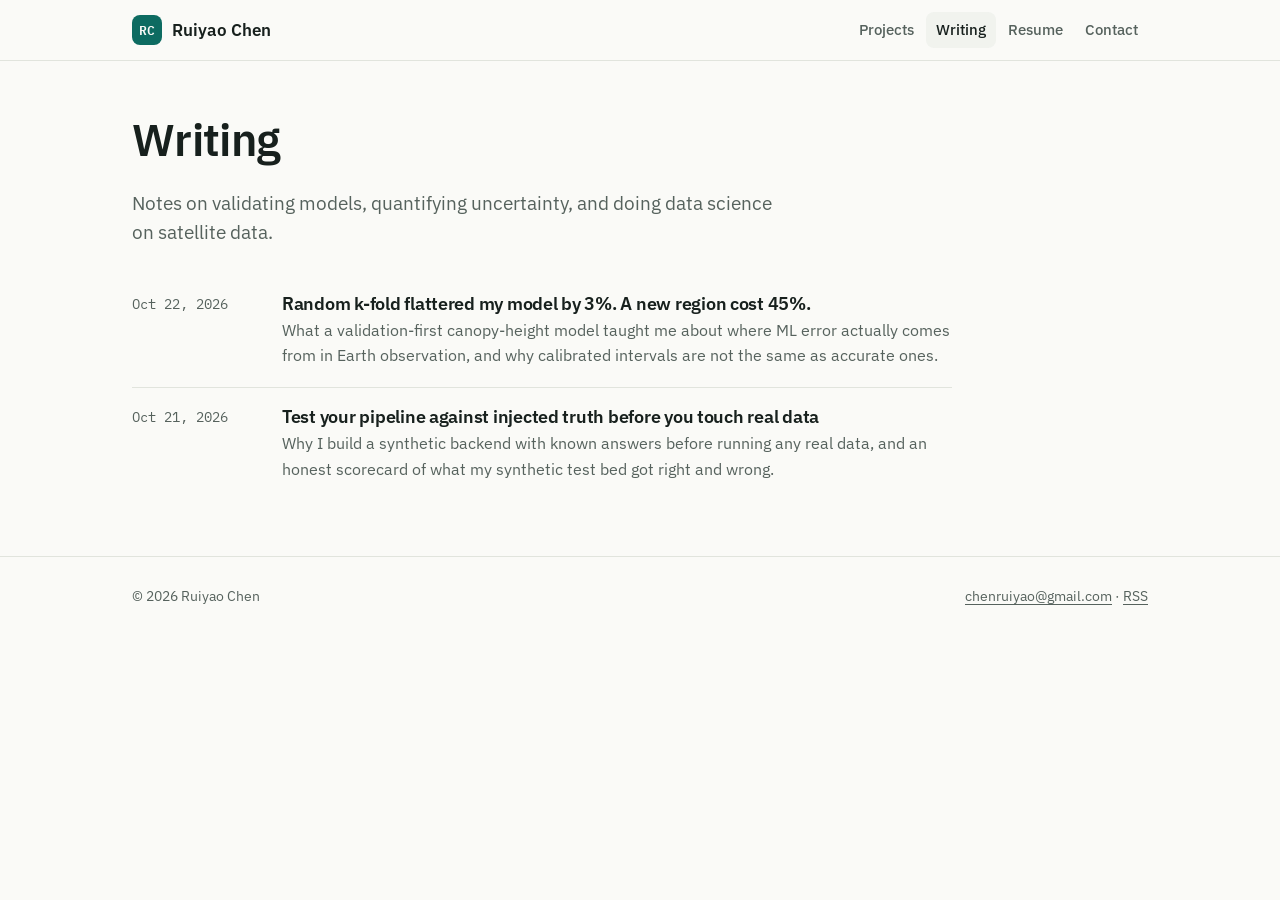
<file: blog/index.html>
<!doctype html>
<html lang="en">
<head>
<meta charset="utf-8">
<meta name="viewport" content="width=device-width, initial-scale=1">
<title>Writing · Ruiyao Chen</title>
<meta name="description" content="Notes on model validation, uncertainty and Earth-observation data science.">
<meta name="author" content="Ruiyao Chen">
<link rel="canonical" href="https://ruiyao-chen.github.io/blog/">
<meta property="og:type" content="website">
<meta property="og:title" content="Writing · Ruiyao Chen">
<meta property="og:description" content="Notes on model validation, uncertainty and Earth-observation data science.">
<meta property="og:url" content="https://ruiyao-chen.github.io/blog/"><meta property="og:image" content="https://ruiyao-chen.github.io/assets/og.png">
<meta name="twitter:card" content="summary_large_image">
<meta name="theme-color" content="#0d6b61">
<link rel="icon" href="/favicon.svg" type="image/svg+xml">
<link rel="alternate" type="application/rss+xml" title="Ruiyao Chen: writing" href="/feed.xml">
<link rel="preconnect" href="https://fonts.googleapis.com">
<link rel="preconnect" href="https://fonts.gstatic.com" crossorigin>
<link href="https://fonts.googleapis.com/css2?family=IBM+Plex+Mono:wght@400;500;600&family=IBM+Plex+Sans:wght@400;500;600;700&display=swap" rel="stylesheet">
<link rel="stylesheet" href="/assets/css/site.css">

</head>
<body>
<a class="skip" href="#main">Skip to content</a>

<header class="site-header"><div class="wrap">
<a class="brand" href="/"><span class="brand-mark">RC</span><span class="brand-name">Ruiyao Chen</span></a>
<nav class="nav" aria-label="Main"><a href="/projects/">Projects</a><a href="/blog/" aria-current="page">Writing</a><a href="/resume/">Resume</a><a href="/#contact">Contact</a></nav>
</div></header>
<main id="main">
<div class="wrap"><div class="page-head">
<h1>Writing</h1>
<p class="lede">Notes on validating models, quantifying uncertainty, and doing data science on satellite data.</p>
</div><div style="max-width:820px;padding-bottom:56px"><ul class="post-list"><li><time datetime="2026-10-22">Oct 22, 2026</time><div>
<h3><a href="/blog/validation-first-canopy-height/">Random k-fold flattered my model by 3%. A new region cost 45%.</a></h3>
<p>What a validation-first canopy-height model taught me about where ML error actually comes from in Earth observation, and why calibrated intervals are not the same as accurate ones.</p></div></li><li><time datetime="2026-10-21">Oct 21, 2026</time><div>
<h3><a href="/blog/test-against-injected-truth/">Test your pipeline against injected truth before you touch real data</a></h3>
<p>Why I build a synthetic backend with known answers before running any real data, and an honest scorecard of what my synthetic test bed got right and wrong.</p></div></li></ul></div></div>
</main>
<footer class="site-footer"><div class="wrap">
<span>© 2026 Ruiyao Chen</span>
<span><a href="mailto:chenruiyao@gmail.com">chenruiyao@gmail.com</a> · <a href="/feed.xml">RSS</a></span>
</div></footer>
</body>
</html>
</file>
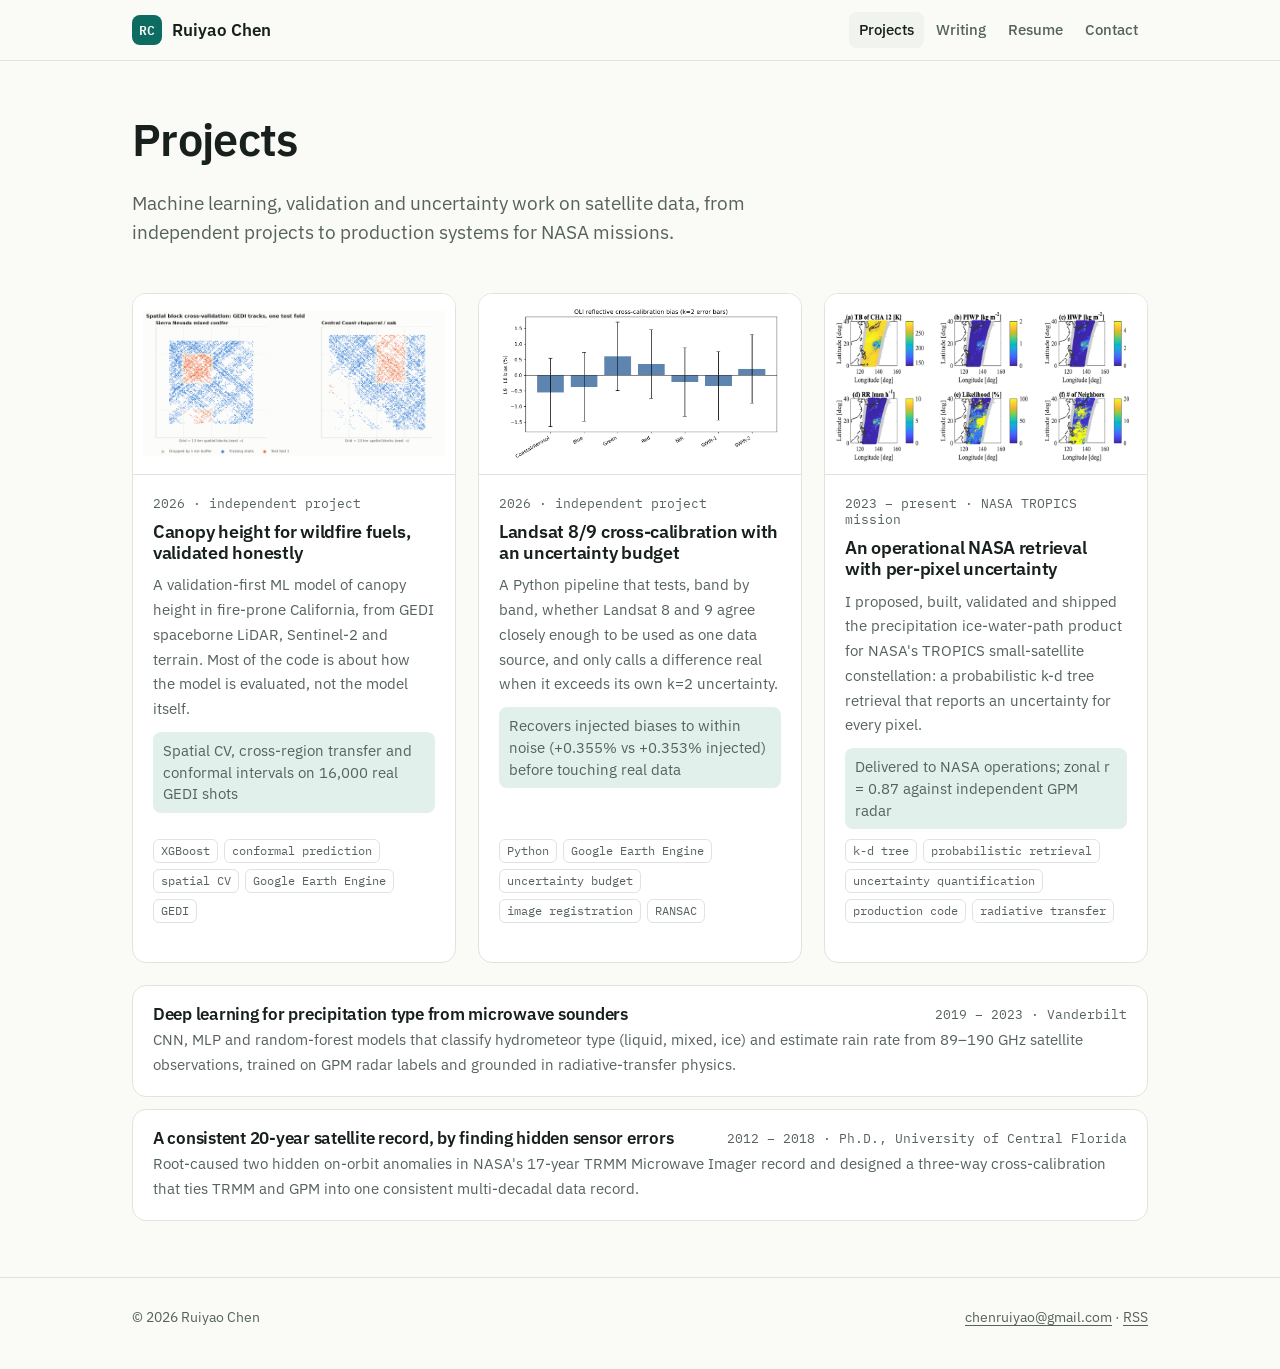
<file: projects/index.html>
<!doctype html>
<html lang="en">
<head>
<meta charset="utf-8">
<meta name="viewport" content="width=device-width, initial-scale=1">
<title>Projects · Ruiyao Chen</title>
<meta name="description" content="Selected data science and machine learning projects.">
<meta name="author" content="Ruiyao Chen">
<link rel="canonical" href="https://ruiyao-chen.github.io/projects/">
<meta property="og:type" content="website">
<meta property="og:title" content="Projects · Ruiyao Chen">
<meta property="og:description" content="Selected data science and machine learning projects.">
<meta property="og:url" content="https://ruiyao-chen.github.io/projects/"><meta property="og:image" content="https://ruiyao-chen.github.io/assets/og.png">
<meta name="twitter:card" content="summary_large_image">
<meta name="theme-color" content="#0d6b61">
<link rel="icon" href="/favicon.svg" type="image/svg+xml">
<link rel="alternate" type="application/rss+xml" title="Ruiyao Chen: writing" href="/feed.xml">
<link rel="preconnect" href="https://fonts.googleapis.com">
<link rel="preconnect" href="https://fonts.gstatic.com" crossorigin>
<link href="https://fonts.googleapis.com/css2?family=IBM+Plex+Mono:wght@400;500;600&family=IBM+Plex+Sans:wght@400;500;600;700&display=swap" rel="stylesheet">
<link rel="stylesheet" href="/assets/css/site.css">

</head>
<body>
<a class="skip" href="#main">Skip to content</a>

<header class="site-header"><div class="wrap">
<a class="brand" href="/"><span class="brand-mark">RC</span><span class="brand-name">Ruiyao Chen</span></a>
<nav class="nav" aria-label="Main"><a href="/projects/" aria-current="page">Projects</a><a href="/blog/">Writing</a><a href="/resume/">Resume</a><a href="/#contact">Contact</a></nav>
</div></header>
<main id="main">
<div class="wrap"><div class="page-head">
<h1>Projects</h1>
<p class="lede">Machine learning, validation and uncertainty work on satellite data, from independent projects to production systems for NASA missions.</p>
</div>
<div class="cards"><article class="card"><div class="card-media"><img src="/projects/canopy-height-validation/study_design.png" alt="Map of GEDI shots in two California ecoregions, split into 13 km spatial blocks, with one test fold and a 1 km buffer highlighted" width="1352" height="650" loading="lazy"></div>
<div class="card-body">
<span class="period">2026 · independent project</span>
<h3><a href="/projects/canopy-height-validation/">Canopy height for wildfire fuels, validated honestly</a></h3>
<p>A validation-first ML model of canopy height in fire-prone California, from GEDI spaceborne LiDAR, Sentinel-2 and terrain. Most of the code is about how the model is evaluated, not the model itself.</p>
<p class="result">Spatial CV, cross-region transfer and conformal intervals on 16,000 real GEDI shots</p>
<ul class="tags"><li>XGBoost</li><li>conformal prediction</li><li>spatial CV</li><li>Google Earth Engine</li><li>GEDI</li></ul>
</div></article><article class="card"><div class="card-media"><img src="/projects/landsat-cross-calibration/reflective_bias.png" alt="Bar chart of per-band Landsat 9 minus Landsat 8 reflectance bias with k=2 error bars, from the synthetic test backend" width="1040" height="585" loading="lazy"></div>
<div class="card-body">
<span class="period">2026 · independent project</span>
<h3><a href="/projects/landsat-cross-calibration/">Landsat 8/9 cross-calibration with an uncertainty budget</a></h3>
<p>A Python pipeline that tests, band by band, whether Landsat 8 and 9 agree closely enough to be used as one data source, and only calls a difference real when it exceeds its own k=2 uncertainty.</p>
<p class="result">Recovers injected biases to within noise (+0.355% vs +0.353% injected) before touching real data</p>
<ul class="tags"><li>Python</li><li>Google Earth Engine</li><li>uncertainty budget</li><li>image registration</li><li>RANSAC</li></ul>
</div></article><article class="card"><div class="card-media"><img src="/projects/tropics-ice-water-path/mindulle.jpg" alt="Six-panel map of TROPICS retrievals over Typhoon Mindulle on 26 September 2021, including ice water path, rain rate and number of neighbors" width="1664" height="861" loading="lazy"></div>
<div class="card-body">
<span class="period">2023 – present · NASA TROPICS mission</span>
<h3><a href="/projects/tropics-ice-water-path/">An operational NASA retrieval with per-pixel uncertainty</a></h3>
<p>I proposed, built, validated and shipped the precipitation ice-water-path product for NASA&#x27;s TROPICS small-satellite constellation: a probabilistic k-d tree retrieval that reports an uncertainty for every pixel.</p>
<p class="result">Delivered to NASA operations; zonal r = 0.87 against independent GPM radar</p>
<ul class="tags"><li>k-d tree</li><li>probabilistic retrieval</li><li>uncertainty quantification</li><li>production code</li><li>radiative transfer</li></ul>
</div></article></div>
<div class="more-list" style="margin-bottom:56px"><article class="more-item">
<h3><a href="/projects/deep-learning-precip-type/">Deep learning for precipitation type from microwave sounders</a></h3>
<span class="period">2019 – 2023 · Vanderbilt</span>
<p>CNN, MLP and random-forest models that classify hydrometeor type (liquid, mixed, ice) and estimate rain rate from 89–190 GHz satellite observations, trained on GPM radar labels and grounded in radiative-transfer physics.</p>
</article><article class="more-item">
<h3><a href="/projects/trmm-gpm-intercalibration/">A consistent 20-year satellite record, by finding hidden sensor errors</a></h3>
<span class="period">2012 – 2018 · Ph.D., University of Central Florida</span>
<p>Root-caused two hidden on-orbit anomalies in NASA&#x27;s 17-year TRMM Microwave Imager record and designed a three-way cross-calibration that ties TRMM and GPM into one consistent multi-decadal data record.</p>
</article></div>
</div>
</main>
<footer class="site-footer"><div class="wrap">
<span>© 2026 Ruiyao Chen</span>
<span><a href="mailto:chenruiyao@gmail.com">chenruiyao@gmail.com</a> · <a href="/feed.xml">RSS</a></span>
</div></footer>
</body>
</html>
</file>
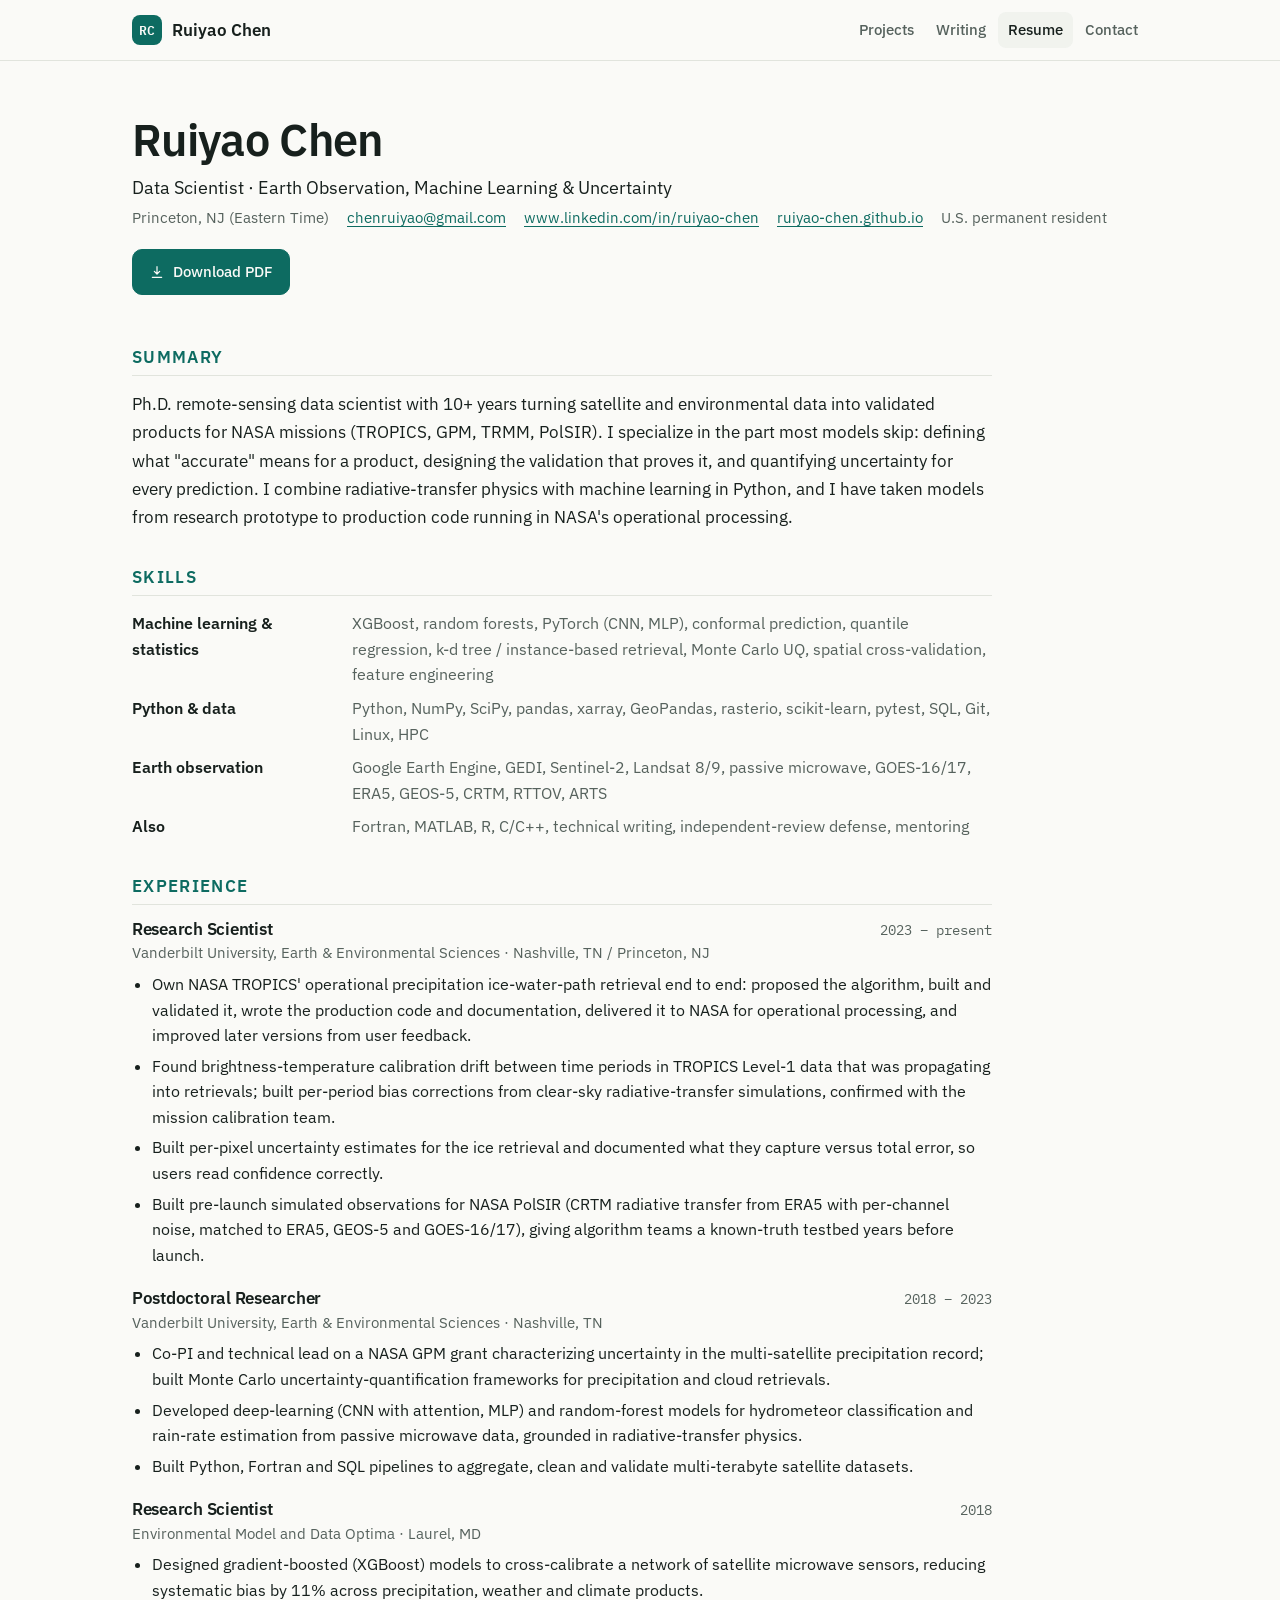
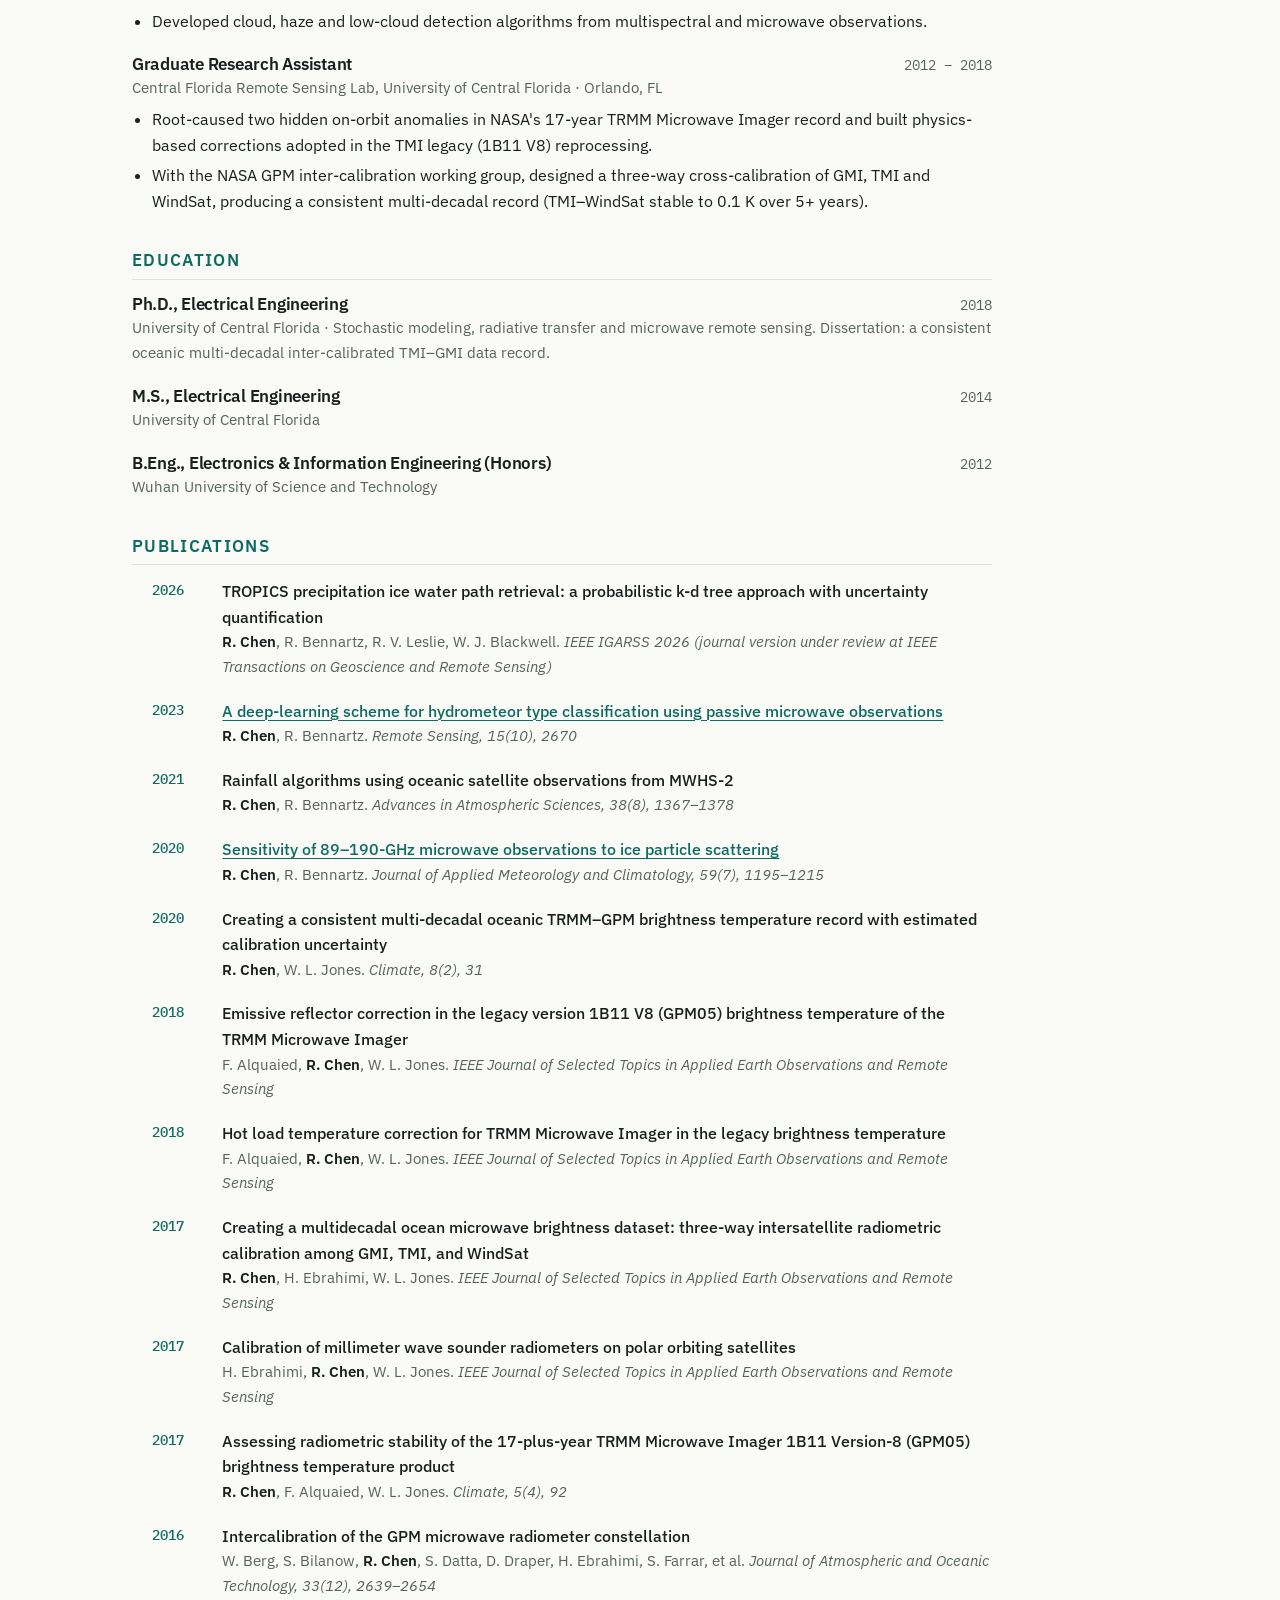
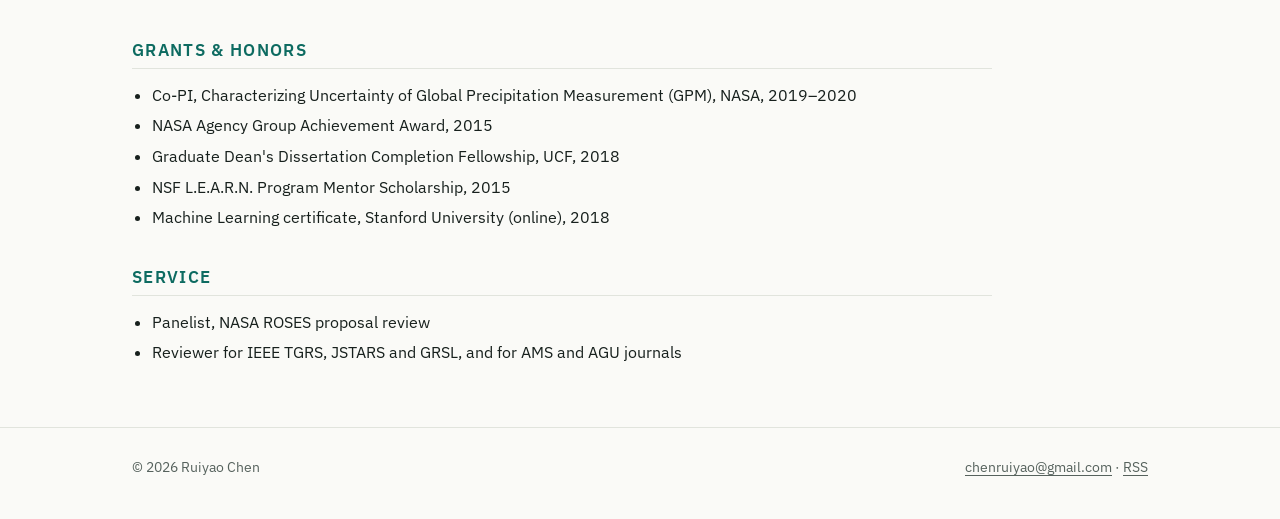
<file: resume/index.html>
<!doctype html>
<html lang="en">
<head>
<meta charset="utf-8">
<meta name="viewport" content="width=device-width, initial-scale=1">
<title>Resume · Ruiyao Chen</title>
<meta name="description" content="Resume of Ruiyao Chen: Data Scientist · Earth Observation, Machine Learning &amp; Uncertainty.">
<meta name="author" content="Ruiyao Chen">
<link rel="canonical" href="https://ruiyao-chen.github.io/resume/">
<meta property="og:type" content="website">
<meta property="og:title" content="Resume · Ruiyao Chen">
<meta property="og:description" content="Resume of Ruiyao Chen: Data Scientist · Earth Observation, Machine Learning &amp; Uncertainty.">
<meta property="og:url" content="https://ruiyao-chen.github.io/resume/"><meta property="og:image" content="https://ruiyao-chen.github.io/assets/og.png">
<meta name="twitter:card" content="summary_large_image">
<meta name="theme-color" content="#0d6b61">
<link rel="icon" href="/favicon.svg" type="image/svg+xml">
<link rel="alternate" type="application/rss+xml" title="Ruiyao Chen: writing" href="/feed.xml">
<link rel="preconnect" href="https://fonts.googleapis.com">
<link rel="preconnect" href="https://fonts.gstatic.com" crossorigin>
<link href="https://fonts.googleapis.com/css2?family=IBM+Plex+Mono:wght@400;500;600&family=IBM+Plex+Sans:wght@400;500;600;700&display=swap" rel="stylesheet">
<link rel="stylesheet" href="/assets/css/site.css">

</head>
<body>
<a class="skip" href="#main">Skip to content</a>

<header class="site-header"><div class="wrap">
<a class="brand" href="/"><span class="brand-mark">RC</span><span class="brand-name">Ruiyao Chen</span></a>
<nav class="nav" aria-label="Main"><a href="/projects/">Projects</a><a href="/blog/">Writing</a><a href="/resume/" aria-current="page">Resume</a><a href="/#contact">Contact</a></nav>
</div></header>
<main id="main">
<div class="wrap"><div class="page-head" style="padding-bottom:8px">
<h1 style="margin-bottom:6px">Ruiyao Chen</h1>
<p style="font-size:1.1rem;margin:0">Data Scientist · Earth Observation, Machine Learning &amp; Uncertainty</p>
<div class="contact-line"><span>Princeton, NJ (Eastern Time)</span><span><a href="mailto:chenruiyao@gmail.com">chenruiyao@gmail.com</a></span><span><a href="https://www.linkedin.com/in/ruiyao-chen">www.linkedin.com/in/ruiyao-chen</a></span><span><a href="https://ruiyao-chen.github.io">ruiyao-chen.github.io</a></span><span>U.S. permanent resident</span></div>
<div class="actions no-print" style="margin-bottom:8px"><a class="btn primary" href="/resume/Ruiyao_Chen_Resume.pdf"><svg viewBox="0 0 24 24" aria-hidden="true"><path d="M12 4v11m0 0-4-4m4 4 4-4M5 20h14" fill="none" stroke="currentColor" stroke-width="1.8" stroke-linecap="round" stroke-linejoin="round"/></svg>Download PDF</a></div>
</div>
<div class="resume">
<h2>Summary</h2><p>Ph.D. remote-sensing data scientist with 10+ years turning satellite and environmental data into validated products for NASA missions (TROPICS, GPM, TRMM, PolSIR). I specialize in the part most models skip: defining what &quot;accurate&quot; means for a product, designing the validation that proves it, and quantifying uncertainty for every prediction. I combine radiative-transfer physics with machine learning in Python, and I have taken models from research prototype to production code running in NASA&#x27;s operational processing.</p>
<h2>Skills</h2><dl class="skills"><dt>Machine learning &amp; statistics</dt><dd>XGBoost, random forests, PyTorch (CNN, MLP), conformal prediction, quantile regression, k-d tree / instance-based retrieval, Monte Carlo UQ, spatial cross-validation, feature engineering</dd><dt>Python &amp; data</dt><dd>Python, NumPy, SciPy, pandas, xarray, GeoPandas, rasterio, scikit-learn, pytest, SQL, Git, Linux, HPC</dd><dt>Earth observation</dt><dd>Google Earth Engine, GEDI, Sentinel-2, Landsat 8/9, passive microwave, GOES-16/17, ERA5, GEOS-5, CRTM, RTTOV, ARTS</dd><dt>Also</dt><dd>Fortran, MATLAB, R, C/C++, technical writing, independent-review defense, mentoring</dd></dl>
<h2>Experience</h2><div class="job"><div class="job-head"><h3>Research Scientist</h3><span class="dates">2023 – present</span></div>
<p class="org">Vanderbilt University, Earth &amp; Environmental Sciences · Nashville, TN / Princeton, NJ</p>
<ul><li>Own NASA TROPICS&#x27; operational precipitation ice-water-path retrieval end to end: proposed the algorithm, built and validated it, wrote the production code and documentation, delivered it to NASA for operational processing, and improved later versions from user feedback.</li><li>Found brightness-temperature calibration drift between time periods in TROPICS Level-1 data that was propagating into retrievals; built per-period bias corrections from clear-sky radiative-transfer simulations, confirmed with the mission calibration team.</li><li>Built per-pixel uncertainty estimates for the ice retrieval and documented what they capture versus total error, so users read confidence correctly.</li><li>Built pre-launch simulated observations for NASA PolSIR (CRTM radiative transfer from ERA5 with per-channel noise, matched to ERA5, GEOS-5 and GOES-16/17), giving algorithm teams a known-truth testbed years before launch.</li></ul></div><div class="job"><div class="job-head"><h3>Postdoctoral Researcher</h3><span class="dates">2018 – 2023</span></div>
<p class="org">Vanderbilt University, Earth &amp; Environmental Sciences · Nashville, TN</p>
<ul><li>Co-PI and technical lead on a NASA GPM grant characterizing uncertainty in the multi-satellite precipitation record; built Monte Carlo uncertainty-quantification frameworks for precipitation and cloud retrievals.</li><li>Developed deep-learning (CNN with attention, MLP) and random-forest models for hydrometeor classification and rain-rate estimation from passive microwave data, grounded in radiative-transfer physics.</li><li>Built Python, Fortran and SQL pipelines to aggregate, clean and validate multi-terabyte satellite datasets.</li></ul></div><div class="job"><div class="job-head"><h3>Research Scientist</h3><span class="dates">2018</span></div>
<p class="org">Environmental Model and Data Optima · Laurel, MD</p>
<ul><li>Designed gradient-boosted (XGBoost) models to cross-calibrate a network of satellite microwave sensors, reducing systematic bias by 11% across precipitation, weather and climate products.</li><li>Developed cloud, haze and low-cloud detection algorithms from multispectral and microwave observations.</li></ul></div><div class="job"><div class="job-head"><h3>Graduate Research Assistant</h3><span class="dates">2012 – 2018</span></div>
<p class="org">Central Florida Remote Sensing Lab, University of Central Florida · Orlando, FL</p>
<ul><li>Root-caused two hidden on-orbit anomalies in NASA&#x27;s 17-year TRMM Microwave Imager record and built physics-based corrections adopted in the TMI legacy (1B11 V8) reprocessing.</li><li>With the NASA GPM inter-calibration working group, designed a three-way cross-calibration of GMI, TMI and WindSat, producing a consistent multi-decadal record (TMI–WindSat stable to 0.1 K over 5+ years).</li></ul></div>
<h2>Education</h2><div class="job"><div class="job-head"><h3>Ph.D., Electrical Engineering</h3><span class="dates">2018</span></div>
<p class="org">University of Central Florida · Stochastic modeling, radiative transfer and microwave remote sensing. Dissertation: a consistent oceanic multi-decadal inter-calibrated TMI–GMI data record.</p></div><div class="job"><div class="job-head"><h3>M.S., Electrical Engineering</h3><span class="dates">2014</span></div>
<p class="org">University of Central Florida</p></div><div class="job"><div class="job-head"><h3>B.Eng., Electronics &amp; Information Engineering (Honors)</h3><span class="dates">2012</span></div>
<p class="org">Wuhan University of Science and Technology</p></div>
<h2 id="publications">Publications</h2><ul class="pubs"><li><span class="year">2026</span><div>
<div class="ptitle">TROPICS precipitation ice water path retrieval: a probabilistic k-d tree approach with uncertainty quantification</div>
<div class="pmeta"><b>R. Chen</b>, R. Bennartz, R. V. Leslie, W. J. Blackwell. <i>IEEE IGARSS 2026 (journal version under review at IEEE Transactions on Geoscience and Remote Sensing)</i></div></div></li><li><span class="year">2023</span><div>
<div class="ptitle"><a href="https://doi.org/10.3390/rs15102670" target="_blank" rel="noopener">A deep-learning scheme for hydrometeor type classification using passive microwave observations</a></div>
<div class="pmeta"><b>R. Chen</b>, R. Bennartz. <i>Remote Sensing, 15(10), 2670</i></div></div></li><li><span class="year">2021</span><div>
<div class="ptitle">Rainfall algorithms using oceanic satellite observations from MWHS-2</div>
<div class="pmeta"><b>R. Chen</b>, R. Bennartz. <i>Advances in Atmospheric Sciences, 38(8), 1367–1378</i></div></div></li><li><span class="year">2020</span><div>
<div class="ptitle"><a href="https://doi.org/10.1175/JAMC-D-19-0293.1" target="_blank" rel="noopener">Sensitivity of 89–190-GHz microwave observations to ice particle scattering</a></div>
<div class="pmeta"><b>R. Chen</b>, R. Bennartz. <i>Journal of Applied Meteorology and Climatology, 59(7), 1195–1215</i></div></div></li><li><span class="year">2020</span><div>
<div class="ptitle">Creating a consistent multi-decadal oceanic TRMM–GPM brightness temperature record with estimated calibration uncertainty</div>
<div class="pmeta"><b>R. Chen</b>, W. L. Jones. <i>Climate, 8(2), 31</i></div></div></li><li><span class="year">2018</span><div>
<div class="ptitle">Emissive reflector correction in the legacy version 1B11 V8 (GPM05) brightness temperature of the TRMM Microwave Imager</div>
<div class="pmeta">F. Alquaied, <b>R. Chen</b>, W. L. Jones. <i>IEEE Journal of Selected Topics in Applied Earth Observations and Remote Sensing</i></div></div></li><li><span class="year">2018</span><div>
<div class="ptitle">Hot load temperature correction for TRMM Microwave Imager in the legacy brightness temperature</div>
<div class="pmeta">F. Alquaied, <b>R. Chen</b>, W. L. Jones. <i>IEEE Journal of Selected Topics in Applied Earth Observations and Remote Sensing</i></div></div></li><li><span class="year">2017</span><div>
<div class="ptitle">Creating a multidecadal ocean microwave brightness dataset: three-way intersatellite radiometric calibration among GMI, TMI, and WindSat</div>
<div class="pmeta"><b>R. Chen</b>, H. Ebrahimi, W. L. Jones. <i>IEEE Journal of Selected Topics in Applied Earth Observations and Remote Sensing</i></div></div></li><li><span class="year">2017</span><div>
<div class="ptitle">Calibration of millimeter wave sounder radiometers on polar orbiting satellites</div>
<div class="pmeta">H. Ebrahimi, <b>R. Chen</b>, W. L. Jones. <i>IEEE Journal of Selected Topics in Applied Earth Observations and Remote Sensing</i></div></div></li><li><span class="year">2017</span><div>
<div class="ptitle">Assessing radiometric stability of the 17-plus-year TRMM Microwave Imager 1B11 Version-8 (GPM05) brightness temperature product</div>
<div class="pmeta"><b>R. Chen</b>, F. Alquaied, W. L. Jones. <i>Climate, 5(4), 92</i></div></div></li><li><span class="year">2016</span><div>
<div class="ptitle">Intercalibration of the GPM microwave radiometer constellation</div>
<div class="pmeta">W. Berg, S. Bilanow, <b>R. Chen</b>, S. Datta, D. Draper, H. Ebrahimi, S. Farrar, et al. <i>Journal of Atmospheric and Oceanic Technology, 33(12), 2639–2654</i></div></div></li></ul>
<h2>Grants & honors</h2><ul><li>Co-PI, Characterizing Uncertainty of Global Precipitation Measurement (GPM), NASA, 2019–2020</li><li>NASA Agency Group Achievement Award, 2015</li><li>Graduate Dean&#x27;s Dissertation Completion Fellowship, UCF, 2018</li><li>NSF L.E.A.R.N. Program Mentor Scholarship, 2015</li><li>Machine Learning certificate, Stanford University (online), 2018</li></ul>
<h2>Service</h2><ul><li>Panelist, NASA ROSES proposal review</li><li>Reviewer for IEEE TGRS, JSTARS and GRSL, and for AMS and AGU journals</li></ul>
</div></div>
</main>
<footer class="site-footer"><div class="wrap">
<span>© 2026 Ruiyao Chen</span>
<span><a href="mailto:chenruiyao@gmail.com">chenruiyao@gmail.com</a> · <a href="/feed.xml">RSS</a></span>
</div></footer>
</body>
</html>
</file>
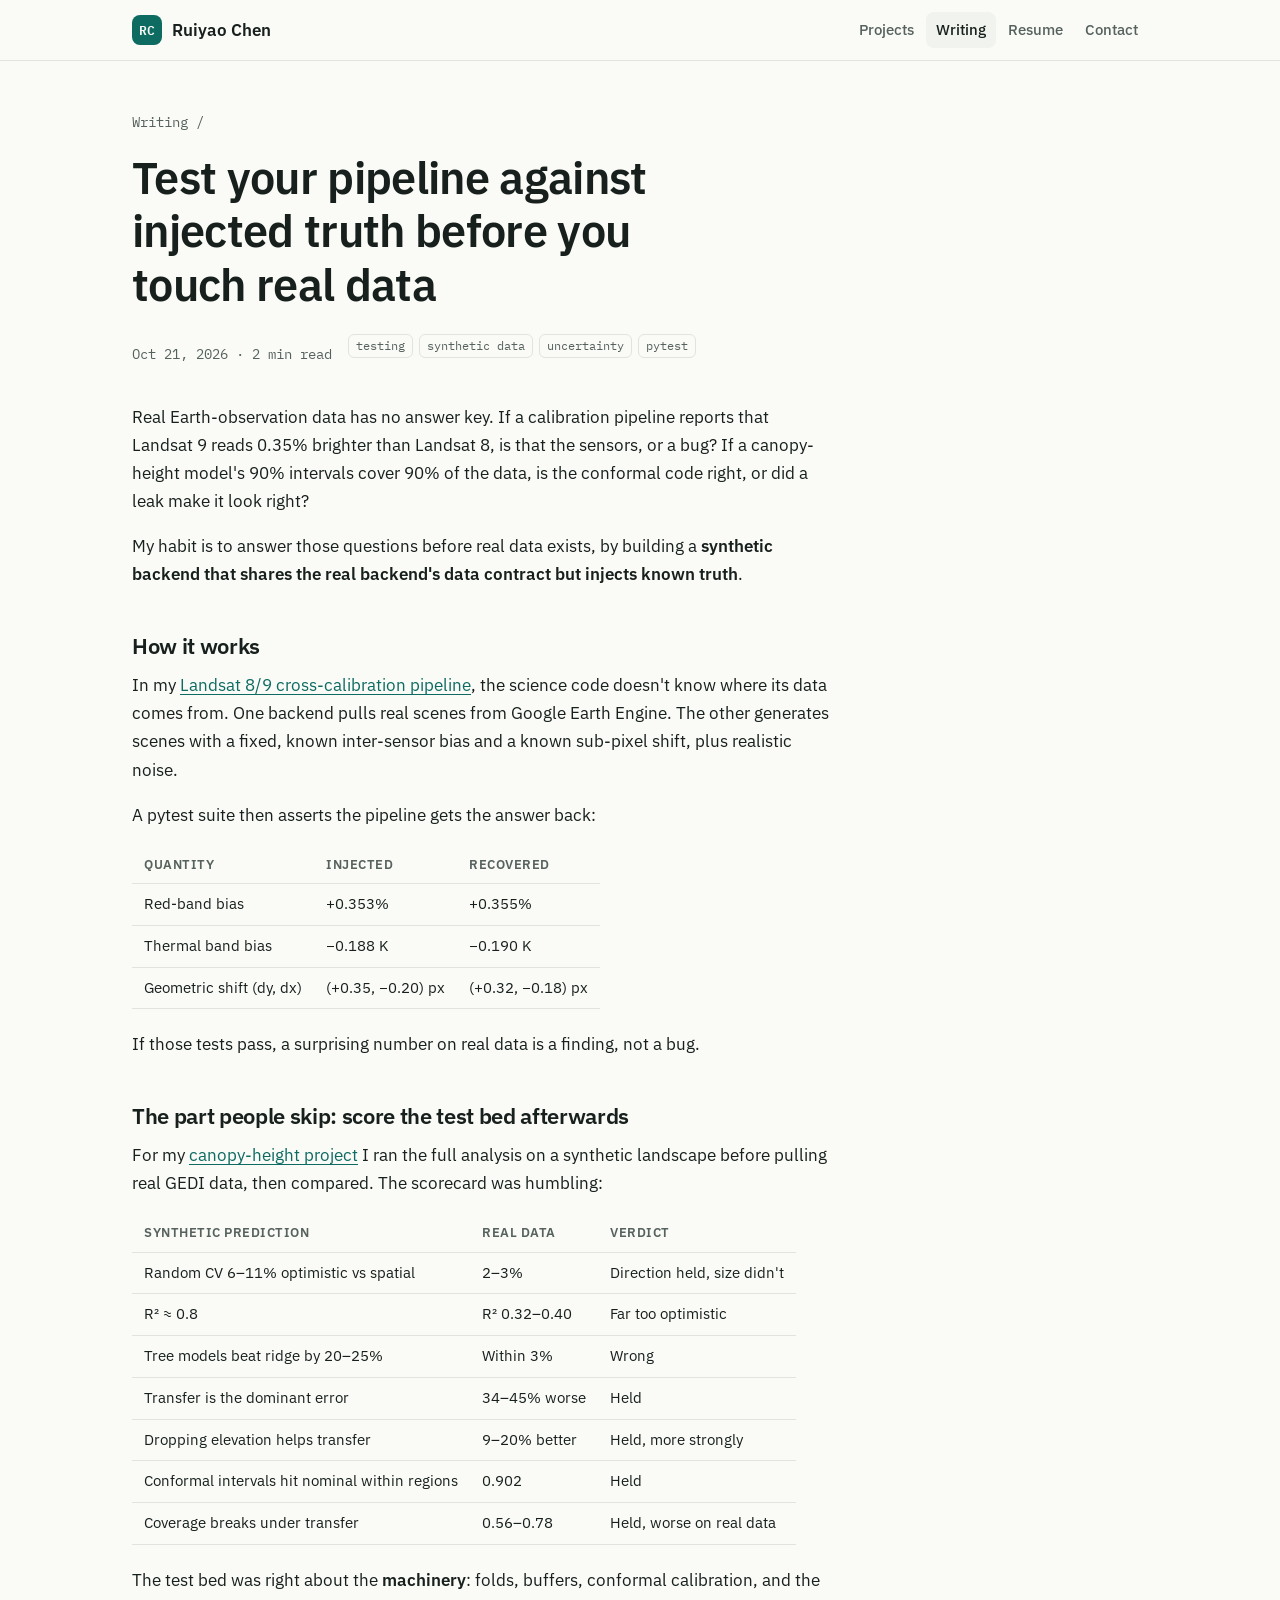
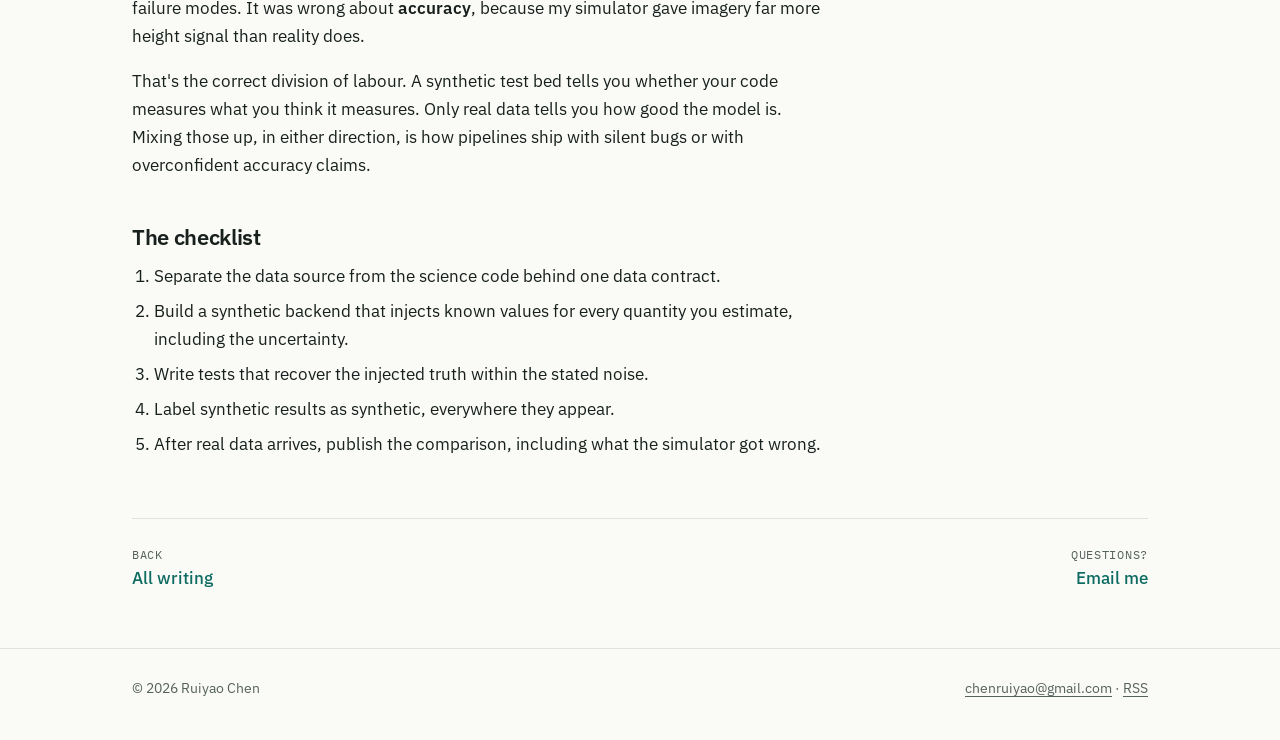
<file: blog/test-against-injected-truth/index.html>
<!doctype html>
<html lang="en">
<head>
<meta charset="utf-8">
<meta name="viewport" content="width=device-width, initial-scale=1">
<title>Test your pipeline against injected truth before you touch real data · Ruiyao Chen</title>
<meta name="description" content="Why I build a synthetic backend with known answers before running any real data, and an honest scorecard of what my synthetic test bed got right and wrong.">
<meta name="author" content="Ruiyao Chen">
<link rel="canonical" href="https://ruiyao-chen.github.io/blog/test-against-injected-truth/">
<meta property="og:type" content="article">
<meta property="og:title" content="Test your pipeline against injected truth before you touch real data · Ruiyao Chen">
<meta property="og:description" content="Why I build a synthetic backend with known answers before running any real data, and an honest scorecard of what my synthetic test bed got right and wrong.">
<meta property="og:url" content="https://ruiyao-chen.github.io/blog/test-against-injected-truth/"><meta property="og:image" content="https://ruiyao-chen.github.io/assets/og.png">
<meta name="twitter:card" content="summary_large_image">
<meta name="theme-color" content="#0d6b61">
<link rel="icon" href="/favicon.svg" type="image/svg+xml">
<link rel="alternate" type="application/rss+xml" title="Ruiyao Chen: writing" href="/feed.xml">
<link rel="preconnect" href="https://fonts.googleapis.com">
<link rel="preconnect" href="https://fonts.gstatic.com" crossorigin>
<link href="https://fonts.googleapis.com/css2?family=IBM+Plex+Mono:wght@400;500;600&family=IBM+Plex+Sans:wght@400;500;600;700&display=swap" rel="stylesheet">
<link rel="stylesheet" href="/assets/css/site.css">

</head>
<body>
<a class="skip" href="#main">Skip to content</a>

<header class="site-header"><div class="wrap">
<a class="brand" href="/"><span class="brand-mark">RC</span><span class="brand-name">Ruiyao Chen</span></a>
<nav class="nav" aria-label="Main"><a href="/projects/">Projects</a><a href="/blog/" aria-current="page">Writing</a><a href="/resume/">Resume</a><a href="/#contact">Contact</a></nav>
</div></header>
<main id="main">
<div class="wrap"><div class="page-head">
<div class="crumbs"><a href="/blog/">Writing</a> /</div>
<h1>Test your pipeline against injected truth before you touch real data</h1>
<div class="meta-row"><span class="period"><time datetime="2026-10-21">Oct 21, 2026</time> · 2 min read</span><ul class="tags"><li>testing</li><li>synthetic data</li><li>uncertainty</li><li>pytest</li></ul></div>
</div>
<article class="prose"><p>Real Earth-observation data has no answer key. If a calibration pipeline
reports that Landsat 9 reads 0.35% brighter than Landsat 8, is that the
sensors, or a bug? If a canopy-height model's 90% intervals cover 90% of the
data, is the conformal code right, or did a leak make it look right?</p>
<p>My habit is to answer those questions before real data exists, by building a
<strong>synthetic backend that shares the real backend's data contract but injects
known truth</strong>.</p>
<h2>How it works</h2>
<p>In my <a href="/projects/landsat-cross-calibration/">Landsat 8/9 cross-calibration pipeline</a>,
the science code doesn't know where its data comes from. One backend pulls
real scenes from Google Earth Engine. The other generates scenes with a fixed,
known inter-sensor bias and a known sub-pixel shift, plus realistic noise.</p>
<p>A pytest suite then asserts the pipeline gets the answer back:</p>
<table>
<thead>
<tr>
<th>Quantity</th>
<th>Injected</th>
<th>Recovered</th>
</tr>
</thead>
<tbody>
<tr>
<td>Red-band bias</td>
<td>+0.353%</td>
<td>+0.355%</td>
</tr>
<tr>
<td>Thermal band bias</td>
<td>−0.188 K</td>
<td>−0.190 K</td>
</tr>
<tr>
<td>Geometric shift (dy, dx)</td>
<td>(+0.35, −0.20) px</td>
<td>(+0.32, −0.18) px</td>
</tr>
</tbody>
</table>
<p>If those tests pass, a surprising number on real data is a finding, not a bug.</p>
<h2>The part people skip: score the test bed afterwards</h2>
<p>For my <a href="/projects/canopy-height-validation/">canopy-height project</a> I ran the
full analysis on a synthetic landscape before pulling real GEDI data, then
compared. The scorecard was humbling:</p>
<table>
<thead>
<tr>
<th>Synthetic prediction</th>
<th>Real data</th>
<th>Verdict</th>
</tr>
</thead>
<tbody>
<tr>
<td>Random CV 6–11% optimistic vs spatial</td>
<td>2–3%</td>
<td>Direction held, size didn't</td>
</tr>
<tr>
<td>R² ≈ 0.8</td>
<td>R² 0.32–0.40</td>
<td>Far too optimistic</td>
</tr>
<tr>
<td>Tree models beat ridge by 20–25%</td>
<td>Within 3%</td>
<td>Wrong</td>
</tr>
<tr>
<td>Transfer is the dominant error</td>
<td>34–45% worse</td>
<td>Held</td>
</tr>
<tr>
<td>Dropping elevation helps transfer</td>
<td>9–20% better</td>
<td>Held, more strongly</td>
</tr>
<tr>
<td>Conformal intervals hit nominal within regions</td>
<td>0.902</td>
<td>Held</td>
</tr>
<tr>
<td>Coverage breaks under transfer</td>
<td>0.56–0.78</td>
<td>Held, worse on real data</td>
</tr>
</tbody>
</table>
<p>The test bed was right about the <strong>machinery</strong>: folds, buffers, conformal
calibration, and the failure modes. It was wrong about <strong>accuracy</strong>, because
my simulator gave imagery far more height signal than reality does.</p>
<p>That's the correct division of labour. A synthetic test bed tells you
whether your code measures what you think it measures. Only real data tells
you how good the model is. Mixing those up, in either direction, is how
pipelines ship with silent bugs or with overconfident accuracy claims.</p>
<h2>The checklist</h2>
<ol>
<li>Separate the data source from the science code behind one data contract.</li>
<li>Build a synthetic backend that injects known values for every quantity you
   estimate, including the uncertainty.</li>
<li>Write tests that recover the injected truth within the stated noise.</li>
<li>Label synthetic results as synthetic, everywhere they appear.</li>
<li>After real data arrives, publish the comparison, including what the
   simulator got wrong.</li>
</ol></article>
<nav class="page-nav" aria-label="Post"><a href="/blog/"><span>Back</span>All writing</a>
<a href="mailto:chenruiyao@gmail.com" style="text-align:right"><span>Questions?</span>Email me</a></nav>
</div>
</main>
<footer class="site-footer"><div class="wrap">
<span>© 2026 Ruiyao Chen</span>
<span><a href="mailto:chenruiyao@gmail.com">chenruiyao@gmail.com</a> · <a href="/feed.xml">RSS</a></span>
</div></footer>
</body>
</html>
</file>
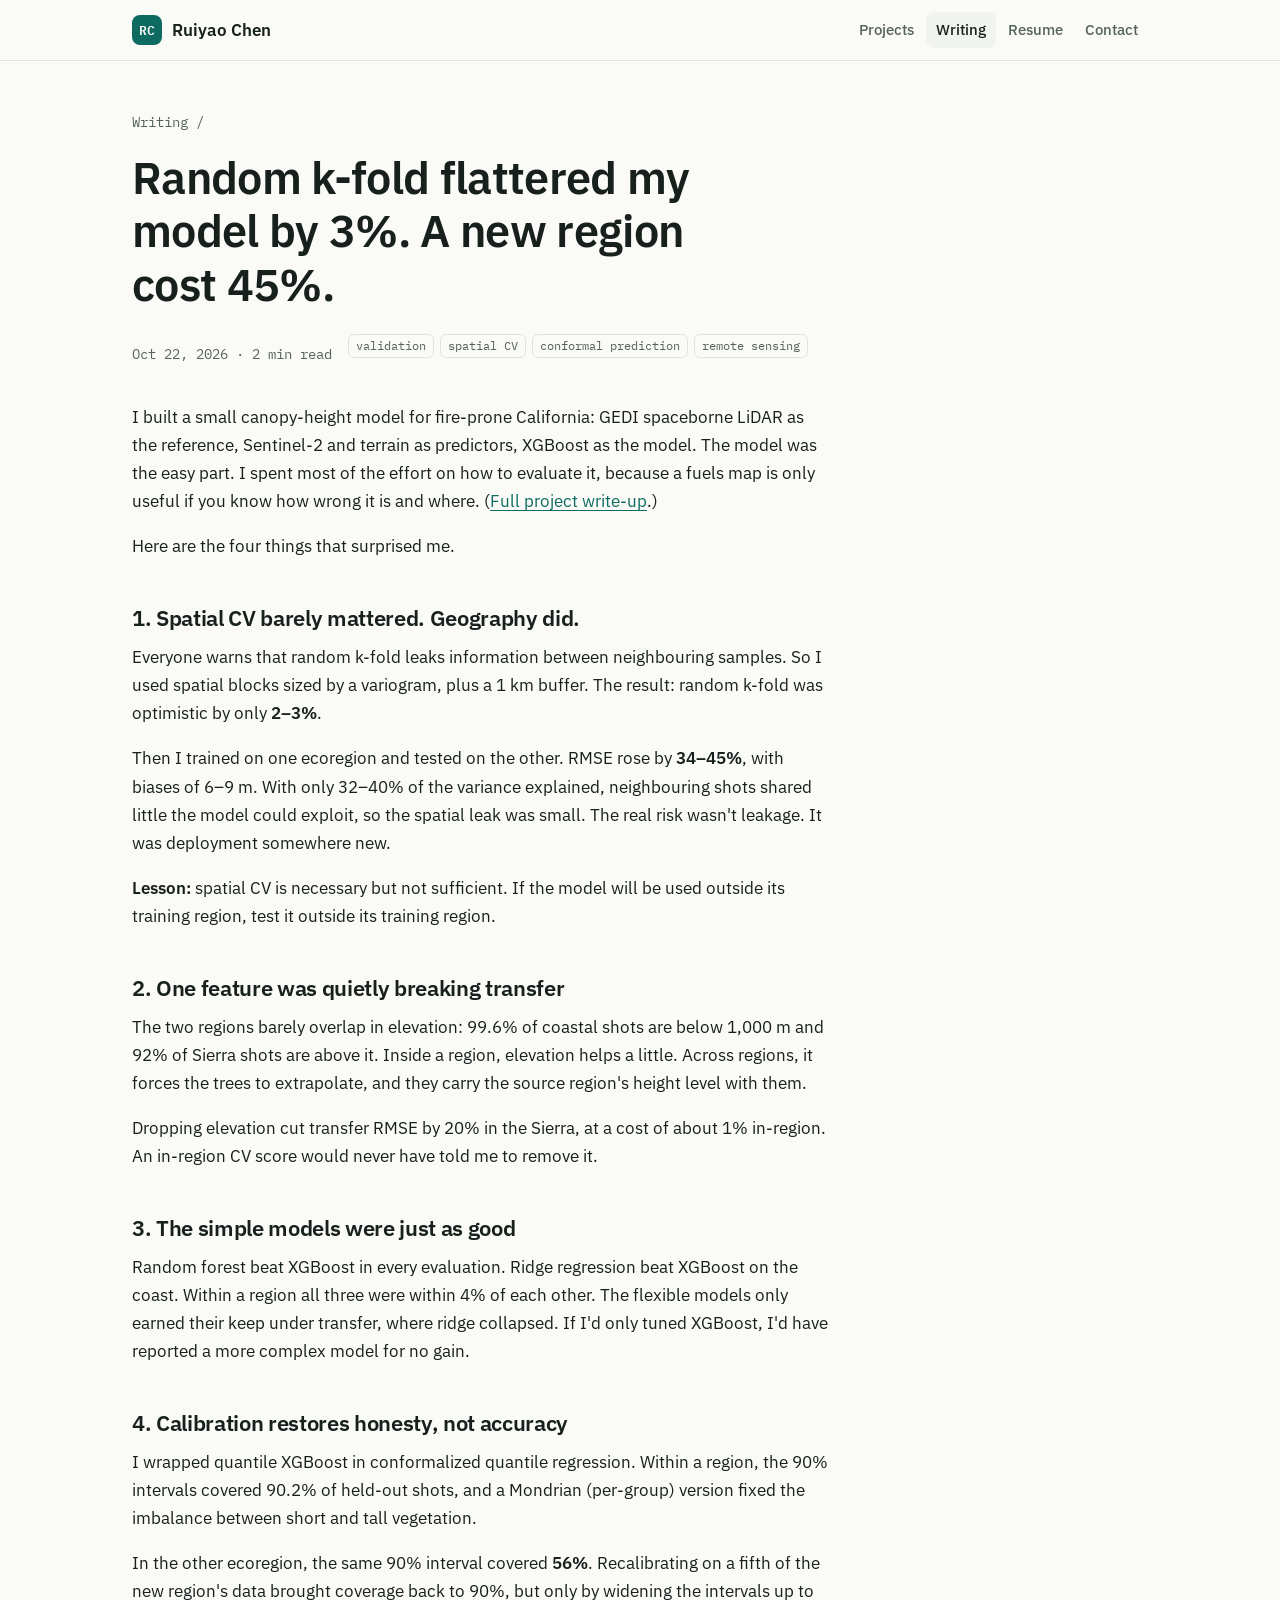
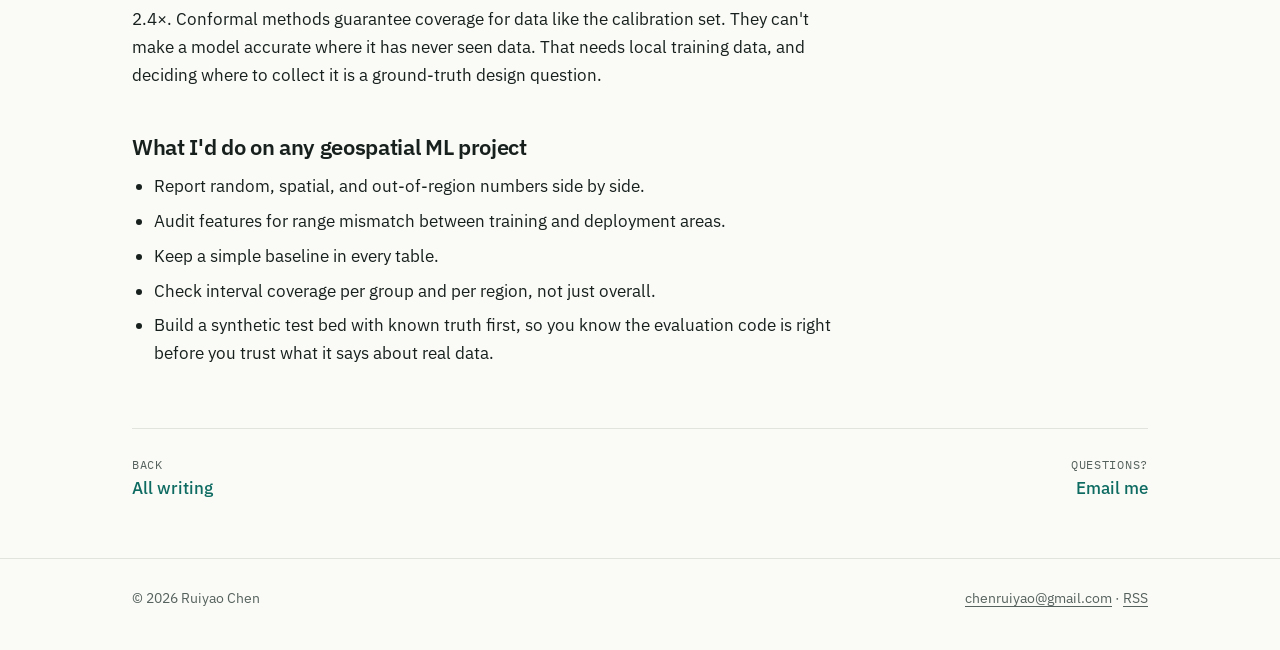
<file: blog/validation-first-canopy-height/index.html>
<!doctype html>
<html lang="en">
<head>
<meta charset="utf-8">
<meta name="viewport" content="width=device-width, initial-scale=1">
<title>Random k-fold flattered my model by 3%. A new region cost 45%. · Ruiyao Chen</title>
<meta name="description" content="What a validation-first canopy-height model taught me about where ML error actually comes from in Earth observation, and why calibrated intervals are not the same as accurate ones.">
<meta name="author" content="Ruiyao Chen">
<link rel="canonical" href="https://ruiyao-chen.github.io/blog/validation-first-canopy-height/">
<meta property="og:type" content="article">
<meta property="og:title" content="Random k-fold flattered my model by 3%. A new region cost 45%. · Ruiyao Chen">
<meta property="og:description" content="What a validation-first canopy-height model taught me about where ML error actually comes from in Earth observation, and why calibrated intervals are not the same as accurate ones.">
<meta property="og:url" content="https://ruiyao-chen.github.io/blog/validation-first-canopy-height/"><meta property="og:image" content="https://ruiyao-chen.github.io/assets/og.png">
<meta name="twitter:card" content="summary_large_image">
<meta name="theme-color" content="#0d6b61">
<link rel="icon" href="/favicon.svg" type="image/svg+xml">
<link rel="alternate" type="application/rss+xml" title="Ruiyao Chen: writing" href="/feed.xml">
<link rel="preconnect" href="https://fonts.googleapis.com">
<link rel="preconnect" href="https://fonts.gstatic.com" crossorigin>
<link href="https://fonts.googleapis.com/css2?family=IBM+Plex+Mono:wght@400;500;600&family=IBM+Plex+Sans:wght@400;500;600;700&display=swap" rel="stylesheet">
<link rel="stylesheet" href="/assets/css/site.css">

</head>
<body>
<a class="skip" href="#main">Skip to content</a>

<header class="site-header"><div class="wrap">
<a class="brand" href="/"><span class="brand-mark">RC</span><span class="brand-name">Ruiyao Chen</span></a>
<nav class="nav" aria-label="Main"><a href="/projects/">Projects</a><a href="/blog/" aria-current="page">Writing</a><a href="/resume/">Resume</a><a href="/#contact">Contact</a></nav>
</div></header>
<main id="main">
<div class="wrap"><div class="page-head">
<div class="crumbs"><a href="/blog/">Writing</a> /</div>
<h1>Random k-fold flattered my model by 3%. A new region cost 45%.</h1>
<div class="meta-row"><span class="period"><time datetime="2026-10-22">Oct 22, 2026</time> · 2 min read</span><ul class="tags"><li>validation</li><li>spatial CV</li><li>conformal prediction</li><li>remote sensing</li></ul></div>
</div>
<article class="prose"><p>I built a small canopy-height model for fire-prone California: GEDI spaceborne
LiDAR as the reference, Sentinel-2 and terrain as predictors, XGBoost as the
model. The model was the easy part. I spent most of the effort on how to
evaluate it, because a fuels map is only useful if you know how wrong it is
and where. (<a href="/projects/canopy-height-validation/">Full project write-up</a>.)</p>
<p>Here are the four things that surprised me.</p>
<h2>1. Spatial CV barely mattered. Geography did.</h2>
<p>Everyone warns that random k-fold leaks information between neighbouring
samples. So I used spatial blocks sized by a variogram, plus a 1 km buffer.
The result: random k-fold was optimistic by only <strong>2–3%</strong>.</p>
<p>Then I trained on one ecoregion and tested on the other. RMSE rose by
<strong>34–45%</strong>, with biases of 6–9 m. With only 32–40% of the variance explained,
neighbouring shots shared little the model could exploit, so the spatial
leak was small. The real risk wasn't leakage. It was deployment somewhere new.</p>
<p><strong>Lesson:</strong> spatial CV is necessary but not sufficient. If the model will be
used outside its training region, test it outside its training region.</p>
<h2>2. One feature was quietly breaking transfer</h2>
<p>The two regions barely overlap in elevation: 99.6% of coastal shots are below
1,000 m and 92% of Sierra shots are above it. Inside a region, elevation
helps a little. Across regions, it forces the trees to extrapolate, and they
carry the source region's height level with them.</p>
<p>Dropping elevation cut transfer RMSE by 20% in the Sierra, at a cost of about
1% in-region. An in-region CV score would never have told me to remove it.</p>
<h2>3. The simple models were just as good</h2>
<p>Random forest beat XGBoost in every evaluation. Ridge regression beat XGBoost
on the coast. Within a region all three were within 4% of each other. The
flexible models only earned their keep under transfer, where ridge
collapsed. If I'd only tuned XGBoost, I'd have reported a more complex model
for no gain.</p>
<h2>4. Calibration restores honesty, not accuracy</h2>
<p>I wrapped quantile XGBoost in conformalized quantile regression. Within a
region, the 90% intervals covered 90.2% of held-out shots, and a Mondrian
(per-group) version fixed the imbalance between short and tall vegetation.</p>
<p>In the other ecoregion, the same 90% interval covered <strong>56%</strong>. Recalibrating
on a fifth of the new region's data brought coverage back to 90%, but only
by widening the intervals up to 2.4×. Conformal methods guarantee coverage
for data like the calibration set. They can't make a model accurate where it
has never seen data. That needs local training data, and deciding where to
collect it is a ground-truth design question.</p>
<h2>What I'd do on any geospatial ML project</h2>
<ul>
<li>Report random, spatial, and out-of-region numbers side by side.</li>
<li>Audit features for range mismatch between training and deployment areas.</li>
<li>Keep a simple baseline in every table.</li>
<li>Check interval coverage per group and per region, not just overall.</li>
<li>Build a synthetic test bed with known truth first, so you know the
  evaluation code is right before you trust what it says about real data.</li>
</ul></article>
<nav class="page-nav" aria-label="Post"><a href="/blog/"><span>Back</span>All writing</a>
<a href="mailto:chenruiyao@gmail.com" style="text-align:right"><span>Questions?</span>Email me</a></nav>
</div>
</main>
<footer class="site-footer"><div class="wrap">
<span>© 2026 Ruiyao Chen</span>
<span><a href="mailto:chenruiyao@gmail.com">chenruiyao@gmail.com</a> · <a href="/feed.xml">RSS</a></span>
</div></footer>
</body>
</html>
</file>
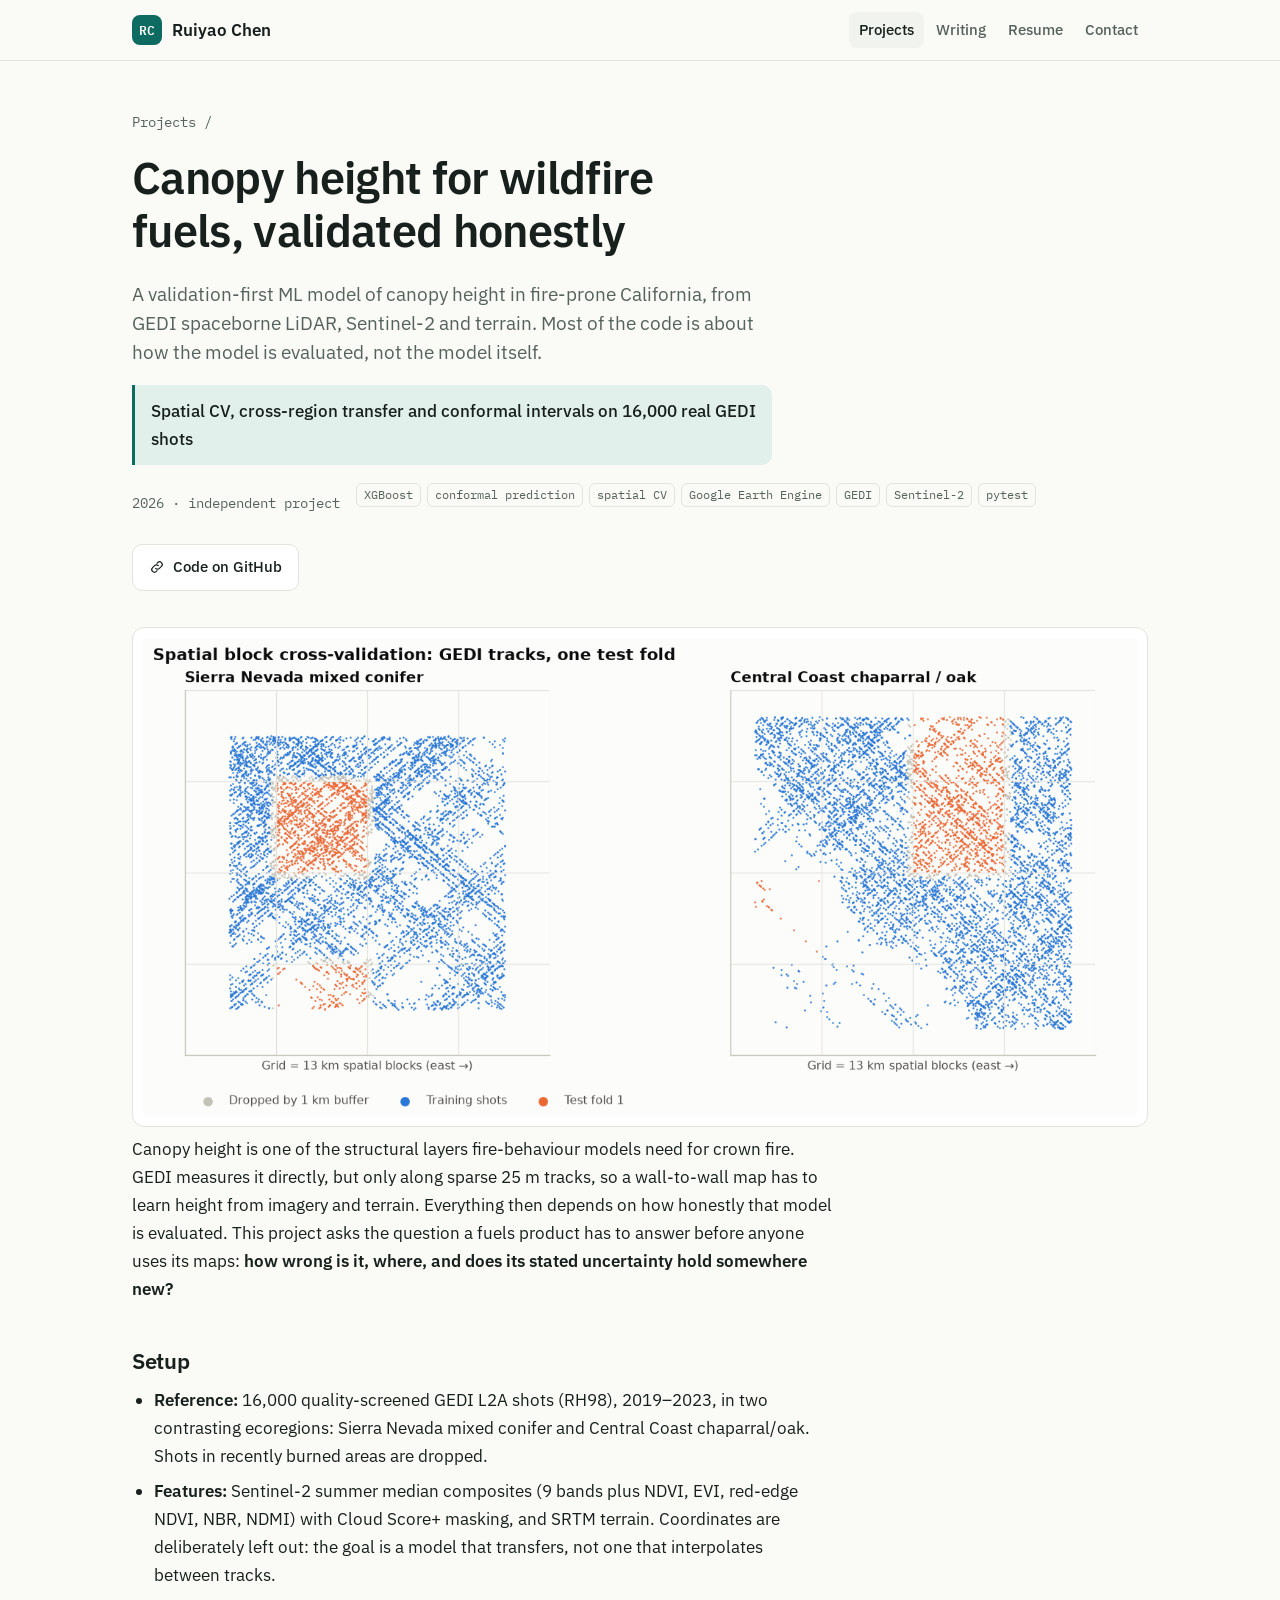
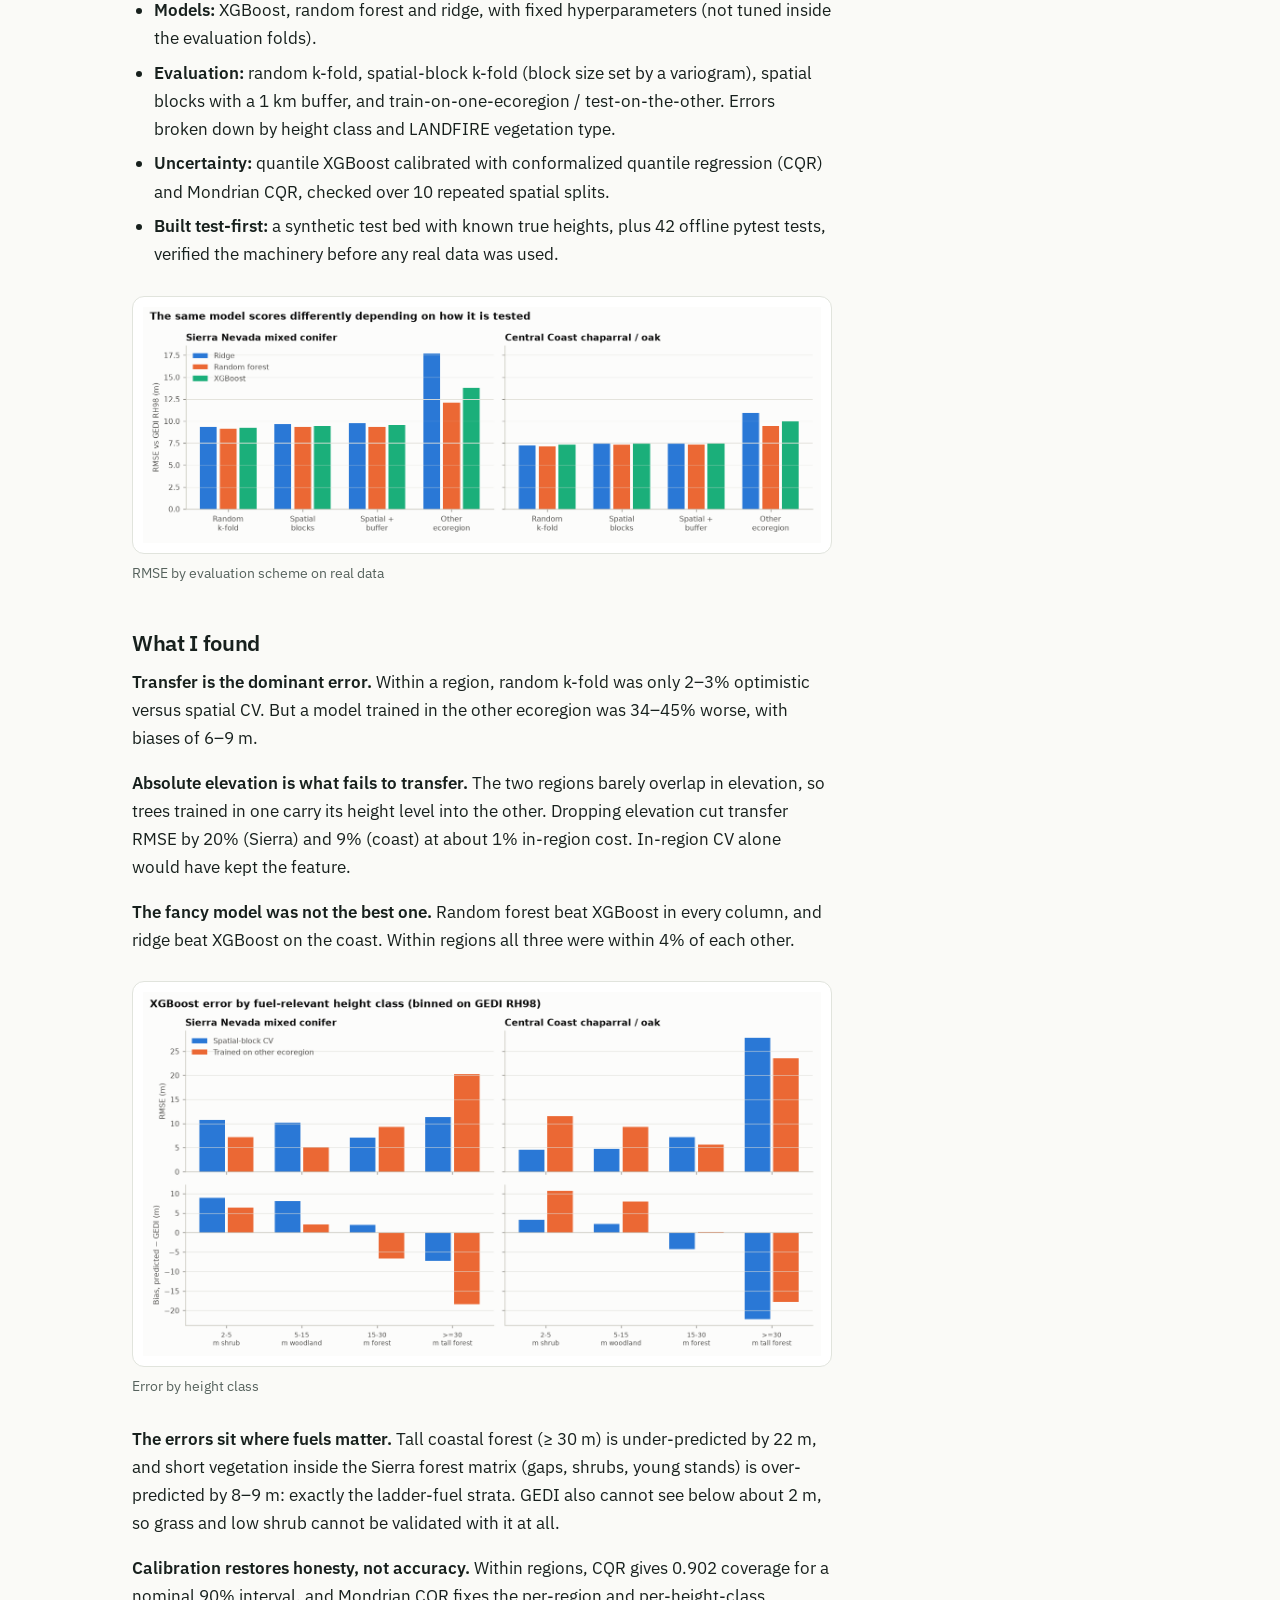
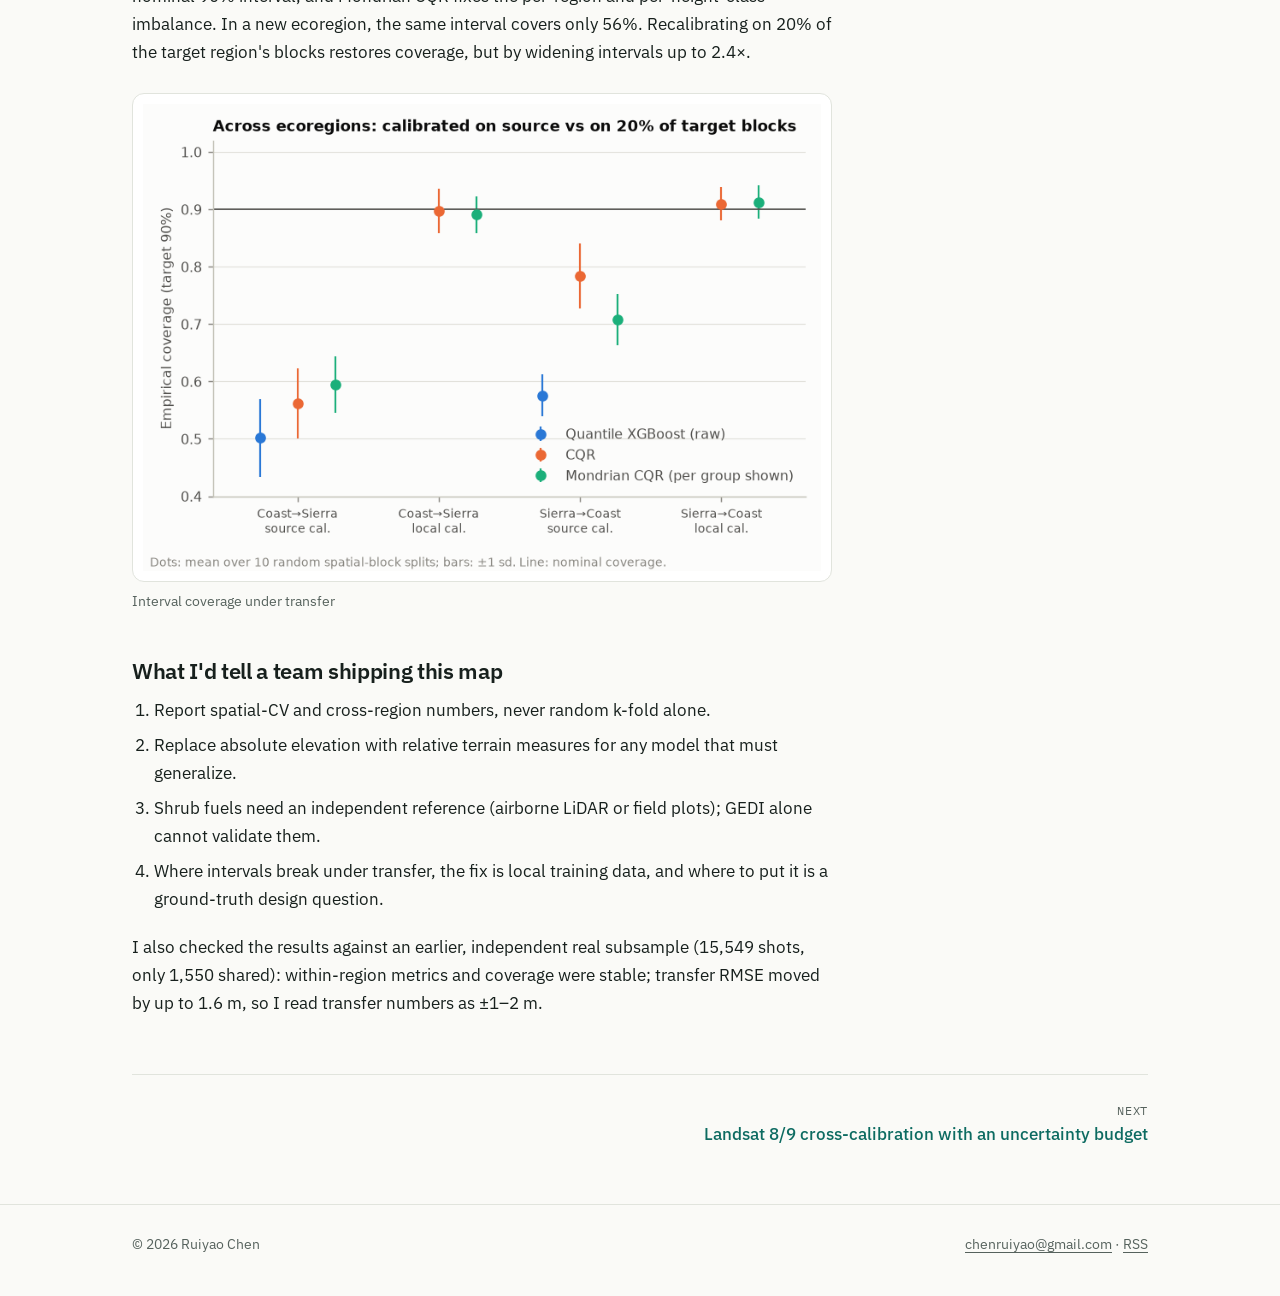
<file: projects/canopy-height-validation/index.html>
<!doctype html>
<html lang="en">
<head>
<meta charset="utf-8">
<meta name="viewport" content="width=device-width, initial-scale=1">
<title>Canopy height for wildfire fuels, validated honestly · Ruiyao Chen</title>
<meta name="description" content="A validation-first ML model of canopy height in fire-prone California, from GEDI spaceborne LiDAR, Sentinel-2 and terrain. Most of the code is about how the model is evaluated, not the model itself.">
<meta name="author" content="Ruiyao Chen">
<link rel="canonical" href="https://ruiyao-chen.github.io/projects/canopy-height-validation/">
<meta property="og:type" content="article">
<meta property="og:title" content="Canopy height for wildfire fuels, validated honestly · Ruiyao Chen">
<meta property="og:description" content="A validation-first ML model of canopy height in fire-prone California, from GEDI spaceborne LiDAR, Sentinel-2 and terrain. Most of the code is about how the model is evaluated, not the model itself.">
<meta property="og:url" content="https://ruiyao-chen.github.io/projects/canopy-height-validation/"><meta property="og:image" content="https://ruiyao-chen.github.io/assets/og.png">
<meta name="twitter:card" content="summary_large_image">
<meta name="theme-color" content="#0d6b61">
<link rel="icon" href="/favicon.svg" type="image/svg+xml">
<link rel="alternate" type="application/rss+xml" title="Ruiyao Chen: writing" href="/feed.xml">
<link rel="preconnect" href="https://fonts.googleapis.com">
<link rel="preconnect" href="https://fonts.gstatic.com" crossorigin>
<link href="https://fonts.googleapis.com/css2?family=IBM+Plex+Mono:wght@400;500;600&family=IBM+Plex+Sans:wght@400;500;600;700&display=swap" rel="stylesheet">
<link rel="stylesheet" href="/assets/css/site.css">

</head>
<body>
<a class="skip" href="#main">Skip to content</a>

<header class="site-header"><div class="wrap">
<a class="brand" href="/"><span class="brand-mark">RC</span><span class="brand-name">Ruiyao Chen</span></a>
<nav class="nav" aria-label="Main"><a href="/projects/" aria-current="page">Projects</a><a href="/blog/">Writing</a><a href="/resume/">Resume</a><a href="/#contact">Contact</a></nav>
</div></header>
<main id="main">
<div class="wrap"><div class="page-head">
<div class="crumbs"><a href="/projects/">Projects</a> /</div>
<h1>Canopy height for wildfire fuels, validated honestly</h1>
<p class="lede">A validation-first ML model of canopy height in fire-prone California, from GEDI spaceborne LiDAR, Sentinel-2 and terrain. Most of the code is about how the model is evaluated, not the model itself.</p>
<p class="callout">Spatial CV, cross-region transfer and conformal intervals on 16,000 real GEDI shots</p>
<div class="meta-row"><span class="period">2026 · independent project</span><ul class="tags"><li>XGBoost</li><li>conformal prediction</li><li>spatial CV</li><li>Google Earth Engine</li><li>GEDI</li><li>Sentinel-2</li><li>pytest</li></ul></div>
<div class="actions" style="margin-top:20px"><a class="btn" href="https://github.com/ruiyao-chen/canopy-fuel-validation" target="_blank" rel="noopener"><svg viewBox="0 0 24 24" aria-hidden="true"><path d="M10 14a4 4 0 0 0 5.66 0l3-3a4 4 0 0 0-5.66-5.66l-1 1M14 10a4 4 0 0 0-5.66 0l-3 3a4 4 0 0 0 5.66 5.66l1-1" fill="none" stroke="currentColor" stroke-width="1.8" stroke-linecap="round"/></svg>Code on GitHub</a></div>
</div>
<figure class="cover"><img src="study_design.png" alt="Map of GEDI shots in two California ecoregions, split into 13 km spatial blocks, with one test fold and a 1 km buffer highlighted" width="1352" height="650"></figure>
<article class="prose"><p>Canopy height is one of the structural layers fire-behaviour models need for
crown fire. GEDI measures it directly, but only along sparse 25 m tracks, so a
wall-to-wall map has to learn height from imagery and terrain. Everything then
depends on how honestly that model is evaluated. This project asks the
question a fuels product has to answer before anyone uses its maps:
<strong>how wrong is it, where, and does its stated uncertainty hold somewhere new?</strong></p>
<h2>Setup</h2>
<ul>
<li><strong>Reference:</strong> 16,000 quality-screened GEDI L2A shots (RH98), 2019–2023, in
  two contrasting ecoregions: Sierra Nevada mixed conifer and Central Coast
  chaparral/oak. Shots in recently burned areas are dropped.</li>
<li><strong>Features:</strong> Sentinel-2 summer median composites (9 bands plus NDVI, EVI,
  red-edge NDVI, NBR, NDMI) with Cloud Score+ masking, and SRTM terrain.
  Coordinates are deliberately left out: the goal is a model that transfers,
  not one that interpolates between tracks.</li>
<li><strong>Models:</strong> XGBoost, random forest and ridge, with fixed hyperparameters
  (not tuned inside the evaluation folds).</li>
<li><strong>Evaluation:</strong> random k-fold, spatial-block k-fold (block size set by a
  variogram), spatial blocks with a 1 km buffer, and train-on-one-ecoregion /
  test-on-the-other. Errors broken down by height class and LANDFIRE
  vegetation type.</li>
<li><strong>Uncertainty:</strong> quantile XGBoost calibrated with conformalized quantile
  regression (CQR) and Mondrian CQR, checked over 10 repeated spatial splits.</li>
<li><strong>Built test-first:</strong> a synthetic test bed with known true heights, plus 42
  offline pytest tests, verified the machinery before any real data was used.</li>
</ul>
<figure><img alt="RMSE by evaluation scheme on real data" src="rmse_by_scheme.png" width="1456" height="507" loading="lazy"><figcaption>RMSE by evaluation scheme on real data</figcaption></figure>
<h2>What I found</h2>
<p><strong>Transfer is the dominant error.</strong> Within a region, random k-fold was only
2–3% optimistic versus spatial CV. But a model trained in the other ecoregion
was 34–45% worse, with biases of 6–9 m.</p>
<p><strong>Absolute elevation is what fails to transfer.</strong> The two regions barely overlap
in elevation, so trees trained in one carry its height level into the other.
Dropping elevation cut transfer RMSE by 20% (Sierra) and 9% (coast) at about
1% in-region cost. In-region CV alone would have kept the feature.</p>
<p><strong>The fancy model was not the best one.</strong> Random forest beat XGBoost in every
column, and ridge beat XGBoost on the coast. Within regions all three were
within 4% of each other.</p>
<figure><img alt="Error by height class" src="height_class_error.png" width="1456" height="780" loading="lazy"><figcaption>Error by height class</figcaption></figure>
<p><strong>The errors sit where fuels matter.</strong> Tall coastal forest (≥ 30 m) is
under-predicted by 22 m, and short vegetation inside the Sierra forest matrix
(gaps, shrubs, young stands) is over-predicted by 8–9 m: exactly the ladder-fuel
strata. GEDI also cannot see below about 2 m, so grass and low shrub cannot be
validated with it at all.</p>
<p><strong>Calibration restores honesty, not accuracy.</strong> Within regions, CQR gives
0.902 coverage for a nominal 90% interval, and Mondrian CQR fixes the
per-region and per-height-class imbalance. In a new ecoregion, the same
interval covers only 56%. Recalibrating on 20% of the target region's blocks
restores coverage, but by widening intervals up to 2.4×.</p>
<figure><img alt="Interval coverage under transfer" src="coverage_transfer.png" width="793" height="546" loading="lazy"><figcaption>Interval coverage under transfer</figcaption></figure>
<h2>What I'd tell a team shipping this map</h2>
<ol>
<li>Report spatial-CV and cross-region numbers, never random k-fold alone.</li>
<li>Replace absolute elevation with relative terrain measures for any model
   that must generalize.</li>
<li>Shrub fuels need an independent reference (airborne LiDAR or field plots);
   GEDI alone cannot validate them.</li>
<li>Where intervals break under transfer, the fix is local training data, and
   where to put it is a ground-truth design question.</li>
</ol>
<p>I also checked the results against an earlier, independent real subsample
(15,549 shots, only 1,550 shared): within-region metrics and coverage were
stable; transfer RMSE moved by up to 1.6 m, so I read transfer numbers as ±1–2 m.</p></article>
<nav class="page-nav" aria-label="More projects"><span></span><a href="/projects/landsat-cross-calibration/" style="text-align:right"><span>Next</span>Landsat 8/9 cross-calibration with an uncertainty budget</a></nav>
</div>
</main>
<footer class="site-footer"><div class="wrap">
<span>© 2026 Ruiyao Chen</span>
<span><a href="mailto:chenruiyao@gmail.com">chenruiyao@gmail.com</a> · <a href="/feed.xml">RSS</a></span>
</div></footer>
</body>
</html>
</file>
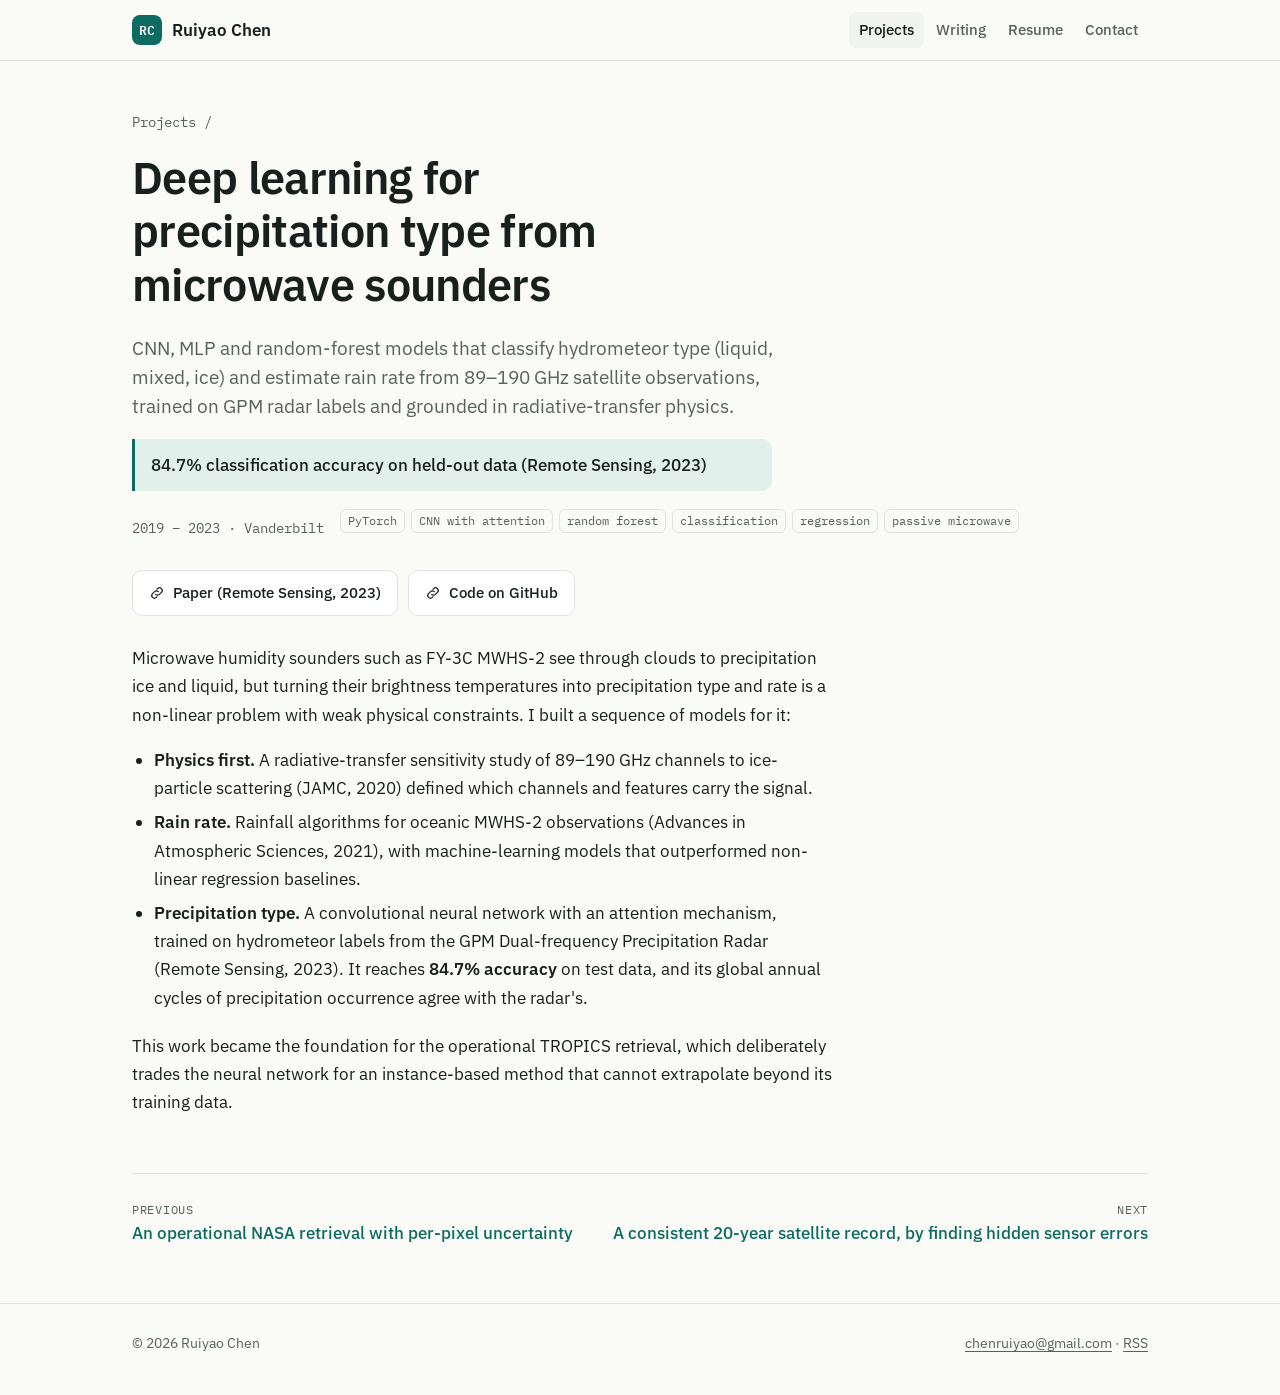
<file: projects/deep-learning-precip-type/index.html>
<!doctype html>
<html lang="en">
<head>
<meta charset="utf-8">
<meta name="viewport" content="width=device-width, initial-scale=1">
<title>Deep learning for precipitation type from microwave sounders · Ruiyao Chen</title>
<meta name="description" content="CNN, MLP and random-forest models that classify hydrometeor type (liquid, mixed, ice) and estimate rain rate from 89–190 GHz satellite observations, trained on GPM radar labels and grounded in radiative-transfer physics.">
<meta name="author" content="Ruiyao Chen">
<link rel="canonical" href="https://ruiyao-chen.github.io/projects/deep-learning-precip-type/">
<meta property="og:type" content="article">
<meta property="og:title" content="Deep learning for precipitation type from microwave sounders · Ruiyao Chen">
<meta property="og:description" content="CNN, MLP and random-forest models that classify hydrometeor type (liquid, mixed, ice) and estimate rain rate from 89–190 GHz satellite observations, trained on GPM radar labels and grounded in radiative-transfer physics.">
<meta property="og:url" content="https://ruiyao-chen.github.io/projects/deep-learning-precip-type/"><meta property="og:image" content="https://ruiyao-chen.github.io/assets/og.png">
<meta name="twitter:card" content="summary_large_image">
<meta name="theme-color" content="#0d6b61">
<link rel="icon" href="/favicon.svg" type="image/svg+xml">
<link rel="alternate" type="application/rss+xml" title="Ruiyao Chen: writing" href="/feed.xml">
<link rel="preconnect" href="https://fonts.googleapis.com">
<link rel="preconnect" href="https://fonts.gstatic.com" crossorigin>
<link href="https://fonts.googleapis.com/css2?family=IBM+Plex+Mono:wght@400;500;600&family=IBM+Plex+Sans:wght@400;500;600;700&display=swap" rel="stylesheet">
<link rel="stylesheet" href="/assets/css/site.css">

</head>
<body>
<a class="skip" href="#main">Skip to content</a>

<header class="site-header"><div class="wrap">
<a class="brand" href="/"><span class="brand-mark">RC</span><span class="brand-name">Ruiyao Chen</span></a>
<nav class="nav" aria-label="Main"><a href="/projects/" aria-current="page">Projects</a><a href="/blog/">Writing</a><a href="/resume/">Resume</a><a href="/#contact">Contact</a></nav>
</div></header>
<main id="main">
<div class="wrap"><div class="page-head">
<div class="crumbs"><a href="/projects/">Projects</a> /</div>
<h1>Deep learning for precipitation type from microwave sounders</h1>
<p class="lede">CNN, MLP and random-forest models that classify hydrometeor type (liquid, mixed, ice) and estimate rain rate from 89–190 GHz satellite observations, trained on GPM radar labels and grounded in radiative-transfer physics.</p>
<p class="callout">84.7% classification accuracy on held-out data (Remote Sensing, 2023)</p>
<div class="meta-row"><span class="period">2019 – 2023 · Vanderbilt</span><ul class="tags"><li>PyTorch</li><li>CNN with attention</li><li>random forest</li><li>classification</li><li>regression</li><li>passive microwave</li></ul></div>
<div class="actions" style="margin-top:20px"><a class="btn" href="https://doi.org/10.3390/rs15102670" target="_blank" rel="noopener"><svg viewBox="0 0 24 24" aria-hidden="true"><path d="M10 14a4 4 0 0 0 5.66 0l3-3a4 4 0 0 0-5.66-5.66l-1 1M14 10a4 4 0 0 0-5.66 0l-3 3a4 4 0 0 0 5.66 5.66l1-1" fill="none" stroke="currentColor" stroke-width="1.8" stroke-linecap="round"/></svg>Paper (Remote Sensing, 2023)</a><a class="btn" href="https://github.com/ruiyao-chen/precip_classify" target="_blank" rel="noopener"><svg viewBox="0 0 24 24" aria-hidden="true"><path d="M10 14a4 4 0 0 0 5.66 0l3-3a4 4 0 0 0-5.66-5.66l-1 1M14 10a4 4 0 0 0-5.66 0l-3 3a4 4 0 0 0 5.66 5.66l1-1" fill="none" stroke="currentColor" stroke-width="1.8" stroke-linecap="round"/></svg>Code on GitHub</a></div>
</div>

<article class="prose"><p>Microwave humidity sounders such as FY-3C MWHS-2 see through clouds to
precipitation ice and liquid, but turning their brightness temperatures into
precipitation type and rate is a non-linear problem with weak physical
constraints. I built a sequence of models for it:</p>
<ul>
<li><strong>Physics first.</strong> A radiative-transfer sensitivity study of 89–190 GHz
  channels to ice-particle scattering (JAMC, 2020) defined which channels and
  features carry the signal.</li>
<li><strong>Rain rate.</strong> Rainfall algorithms for oceanic MWHS-2 observations
  (Advances in Atmospheric Sciences, 2021), with machine-learning models that
  outperformed non-linear regression baselines.</li>
<li><strong>Precipitation type.</strong> A convolutional neural network with an attention
  mechanism, trained on hydrometeor labels from the GPM Dual-frequency
  Precipitation Radar (Remote Sensing, 2023). It reaches <strong>84.7% accuracy</strong> on
  test data, and its global annual cycles of precipitation occurrence agree
  with the radar's.</li>
</ul>
<p>This work became the foundation for the operational TROPICS retrieval, which
deliberately trades the neural network for an instance-based method that
cannot extrapolate beyond its training data.</p></article>
<nav class="page-nav" aria-label="More projects"><a href="/projects/tropics-ice-water-path/"><span>Previous</span>An operational NASA retrieval with per-pixel uncertainty</a><a href="/projects/trmm-gpm-intercalibration/" style="text-align:right"><span>Next</span>A consistent 20-year satellite record, by finding hidden sensor errors</a></nav>
</div>
</main>
<footer class="site-footer"><div class="wrap">
<span>© 2026 Ruiyao Chen</span>
<span><a href="mailto:chenruiyao@gmail.com">chenruiyao@gmail.com</a> · <a href="/feed.xml">RSS</a></span>
</div></footer>
</body>
</html>
</file>
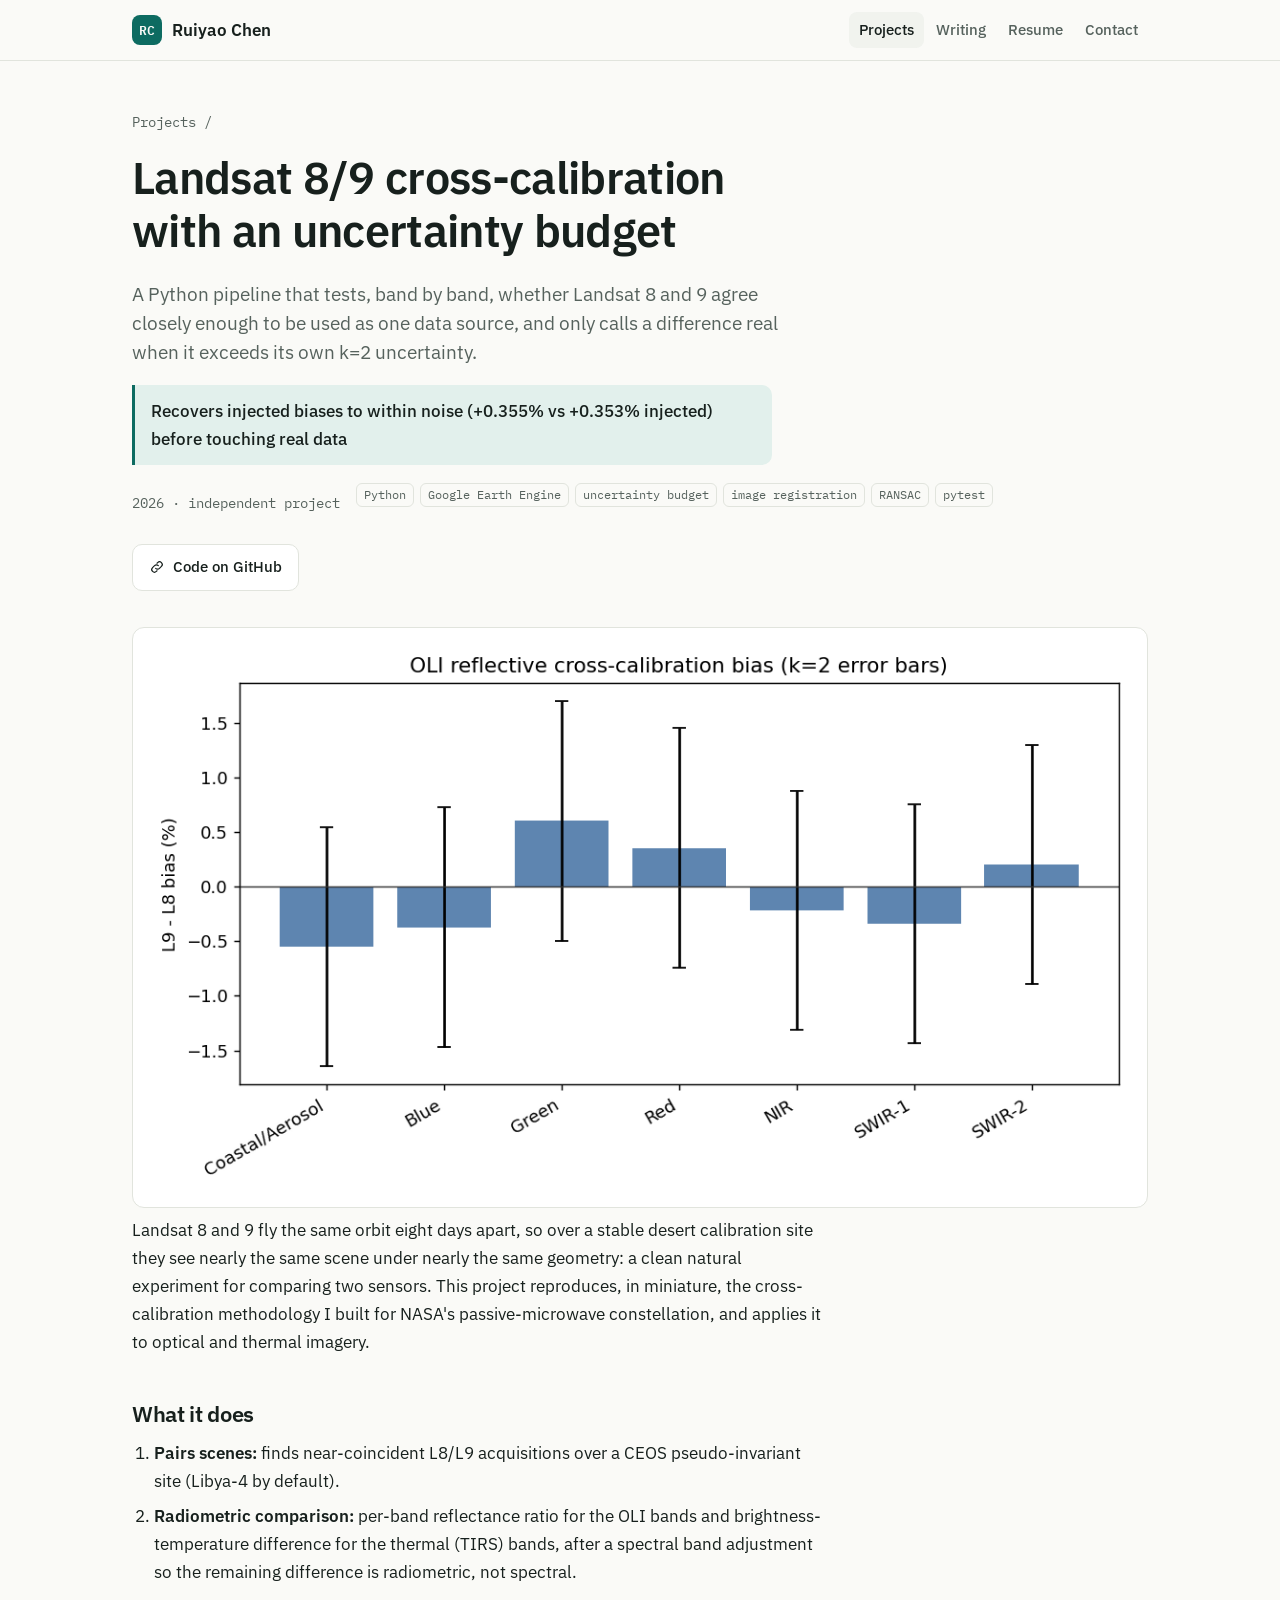
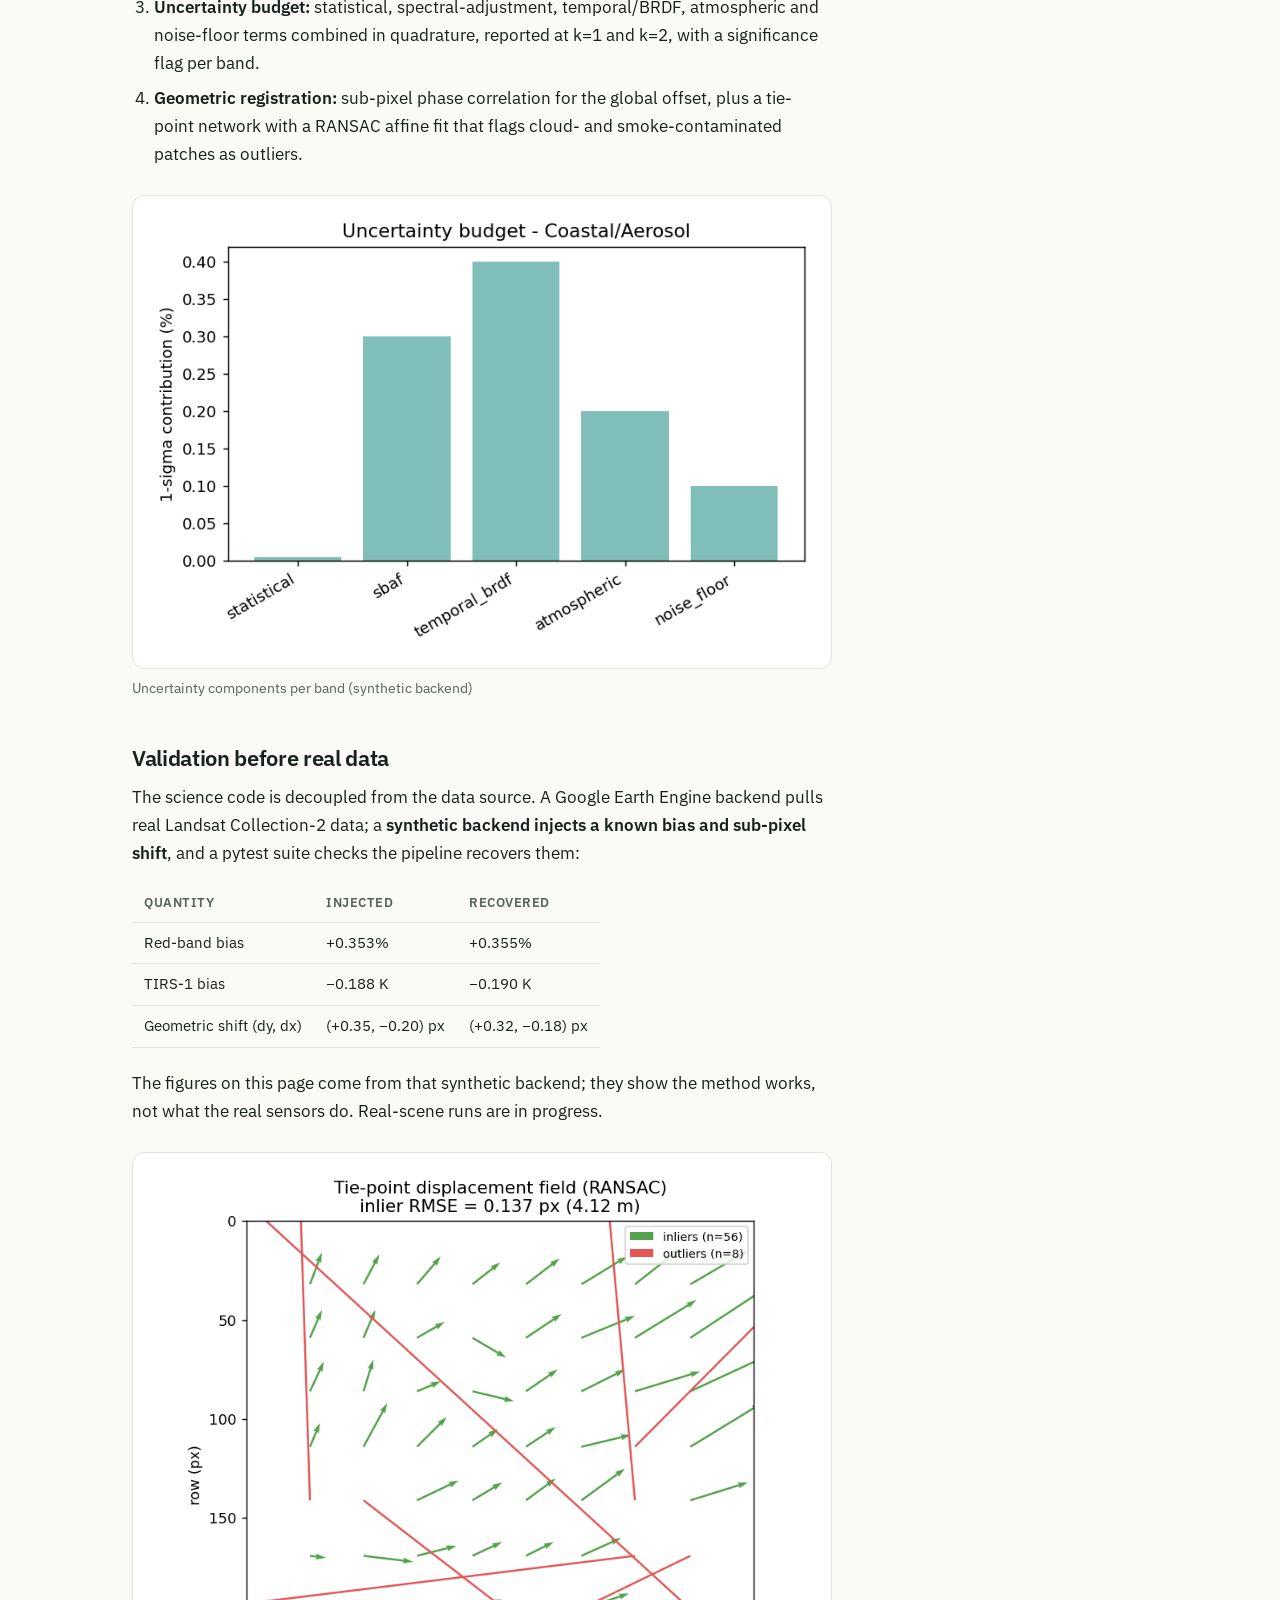
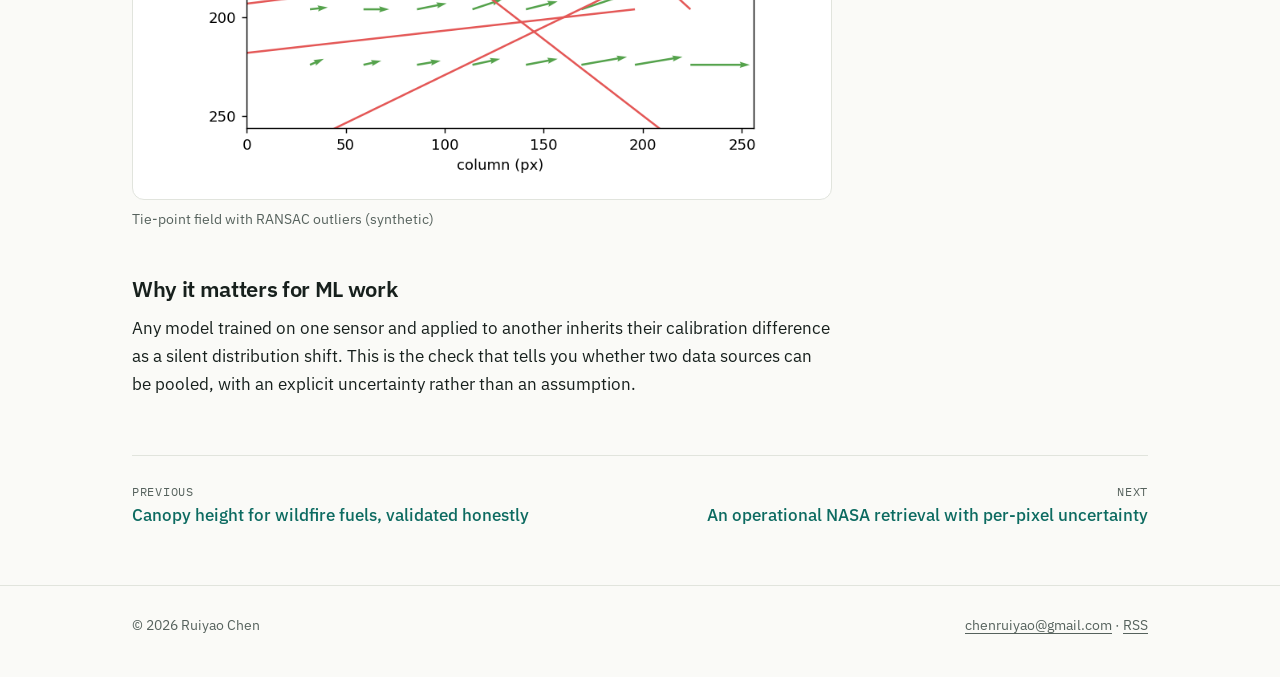
<file: projects/landsat-cross-calibration/index.html>
<!doctype html>
<html lang="en">
<head>
<meta charset="utf-8">
<meta name="viewport" content="width=device-width, initial-scale=1">
<title>Landsat 8/9 cross-calibration with an uncertainty budget · Ruiyao Chen</title>
<meta name="description" content="A Python pipeline that tests, band by band, whether Landsat 8 and 9 agree closely enough to be used as one data source, and only calls a difference real when it exceeds its own k=2 uncertainty.">
<meta name="author" content="Ruiyao Chen">
<link rel="canonical" href="https://ruiyao-chen.github.io/projects/landsat-cross-calibration/">
<meta property="og:type" content="article">
<meta property="og:title" content="Landsat 8/9 cross-calibration with an uncertainty budget · Ruiyao Chen">
<meta property="og:description" content="A Python pipeline that tests, band by band, whether Landsat 8 and 9 agree closely enough to be used as one data source, and only calls a difference real when it exceeds its own k=2 uncertainty.">
<meta property="og:url" content="https://ruiyao-chen.github.io/projects/landsat-cross-calibration/"><meta property="og:image" content="https://ruiyao-chen.github.io/assets/og.png">
<meta name="twitter:card" content="summary_large_image">
<meta name="theme-color" content="#0d6b61">
<link rel="icon" href="/favicon.svg" type="image/svg+xml">
<link rel="alternate" type="application/rss+xml" title="Ruiyao Chen: writing" href="/feed.xml">
<link rel="preconnect" href="https://fonts.googleapis.com">
<link rel="preconnect" href="https://fonts.gstatic.com" crossorigin>
<link href="https://fonts.googleapis.com/css2?family=IBM+Plex+Mono:wght@400;500;600&family=IBM+Plex+Sans:wght@400;500;600;700&display=swap" rel="stylesheet">
<link rel="stylesheet" href="/assets/css/site.css">

</head>
<body>
<a class="skip" href="#main">Skip to content</a>

<header class="site-header"><div class="wrap">
<a class="brand" href="/"><span class="brand-mark">RC</span><span class="brand-name">Ruiyao Chen</span></a>
<nav class="nav" aria-label="Main"><a href="/projects/" aria-current="page">Projects</a><a href="/blog/">Writing</a><a href="/resume/">Resume</a><a href="/#contact">Contact</a></nav>
</div></header>
<main id="main">
<div class="wrap"><div class="page-head">
<div class="crumbs"><a href="/projects/">Projects</a> /</div>
<h1>Landsat 8/9 cross-calibration with an uncertainty budget</h1>
<p class="lede">A Python pipeline that tests, band by band, whether Landsat 8 and 9 agree closely enough to be used as one data source, and only calls a difference real when it exceeds its own k=2 uncertainty.</p>
<p class="callout">Recovers injected biases to within noise (+0.355% vs +0.353% injected) before touching real data</p>
<div class="meta-row"><span class="period">2026 · independent project</span><ul class="tags"><li>Python</li><li>Google Earth Engine</li><li>uncertainty budget</li><li>image registration</li><li>RANSAC</li><li>pytest</li></ul></div>
<div class="actions" style="margin-top:20px"><a class="btn" href="https://github.com/ruiyao-chen/landsat89-xcal" target="_blank" rel="noopener"><svg viewBox="0 0 24 24" aria-hidden="true"><path d="M10 14a4 4 0 0 0 5.66 0l3-3a4 4 0 0 0-5.66-5.66l-1 1M14 10a4 4 0 0 0-5.66 0l-3 3a4 4 0 0 0 5.66 5.66l1-1" fill="none" stroke="currentColor" stroke-width="1.8" stroke-linecap="round"/></svg>Code on GitHub</a></div>
</div>
<figure class="cover"><img src="reflective_bias.png" alt="Bar chart of per-band Landsat 9 minus Landsat 8 reflectance bias with k=2 error bars, from the synthetic test backend" width="1040" height="585"></figure>
<article class="prose"><p>Landsat 8 and 9 fly the same orbit eight days apart, so over a stable desert
calibration site they see nearly the same scene under nearly the same
geometry: a clean natural experiment for comparing two sensors. This project
reproduces, in miniature, the cross-calibration methodology I built for NASA's
passive-microwave constellation, and applies it to optical and thermal imagery.</p>
<h2>What it does</h2>
<ol>
<li><strong>Pairs scenes:</strong> finds near-coincident L8/L9 acquisitions over a
   CEOS pseudo-invariant site (Libya-4 by default).</li>
<li><strong>Radiometric comparison:</strong> per-band reflectance ratio for the OLI bands
   and brightness-temperature difference for the thermal (TIRS) bands, after a
   spectral band adjustment so the remaining difference is radiometric, not
   spectral.</li>
<li><strong>Uncertainty budget:</strong> statistical, spectral-adjustment, temporal/BRDF,
   atmospheric and noise-floor terms combined in quadrature, reported at k=1
   and k=2, with a significance flag per band.</li>
<li><strong>Geometric registration:</strong> sub-pixel phase correlation for the global
   offset, plus a tie-point network with a RANSAC affine fit that flags
   cloud- and smoke-contaminated patches as outliers.</li>
</ol>
<figure><img alt="Uncertainty components per band (synthetic backend)" src="uncertainty_components.png" width="780" height="520" loading="lazy"><figcaption>Uncertainty components per band (synthetic backend)</figcaption></figure>
<h2>Validation before real data</h2>
<p>The science code is decoupled from the data source. A Google Earth Engine
backend pulls real Landsat Collection-2 data; a <strong>synthetic backend injects a
known bias and sub-pixel shift</strong>, and a pytest suite checks the pipeline
recovers them:</p>
<table>
<thead>
<tr>
<th>Quantity</th>
<th>Injected</th>
<th>Recovered</th>
</tr>
</thead>
<tbody>
<tr>
<td>Red-band bias</td>
<td>+0.353%</td>
<td>+0.355%</td>
</tr>
<tr>
<td>TIRS-1 bias</td>
<td>−0.188 K</td>
<td>−0.190 K</td>
</tr>
<tr>
<td>Geometric shift (dy, dx)</td>
<td>(+0.35, −0.20) px</td>
<td>(+0.32, −0.18) px</td>
</tr>
</tbody>
</table>
<p>The figures on this page come from that synthetic backend; they show the
method works, not what the real sensors do. Real-scene runs are in progress.</p>
<figure><img alt="Tie-point field with RANSAC outliers (synthetic)" src="tiepoint_field.png" width="845" height="780" loading="lazy"><figcaption>Tie-point field with RANSAC outliers (synthetic)</figcaption></figure>
<h2>Why it matters for ML work</h2>
<p>Any model trained on one sensor and applied to another inherits their
calibration difference as a silent distribution shift. This is the check
that tells you whether two data sources can be pooled, with an explicit
uncertainty rather than an assumption.</p></article>
<nav class="page-nav" aria-label="More projects"><a href="/projects/canopy-height-validation/"><span>Previous</span>Canopy height for wildfire fuels, validated honestly</a><a href="/projects/tropics-ice-water-path/" style="text-align:right"><span>Next</span>An operational NASA retrieval with per-pixel uncertainty</a></nav>
</div>
</main>
<footer class="site-footer"><div class="wrap">
<span>© 2026 Ruiyao Chen</span>
<span><a href="mailto:chenruiyao@gmail.com">chenruiyao@gmail.com</a> · <a href="/feed.xml">RSS</a></span>
</div></footer>
</body>
</html>
</file>
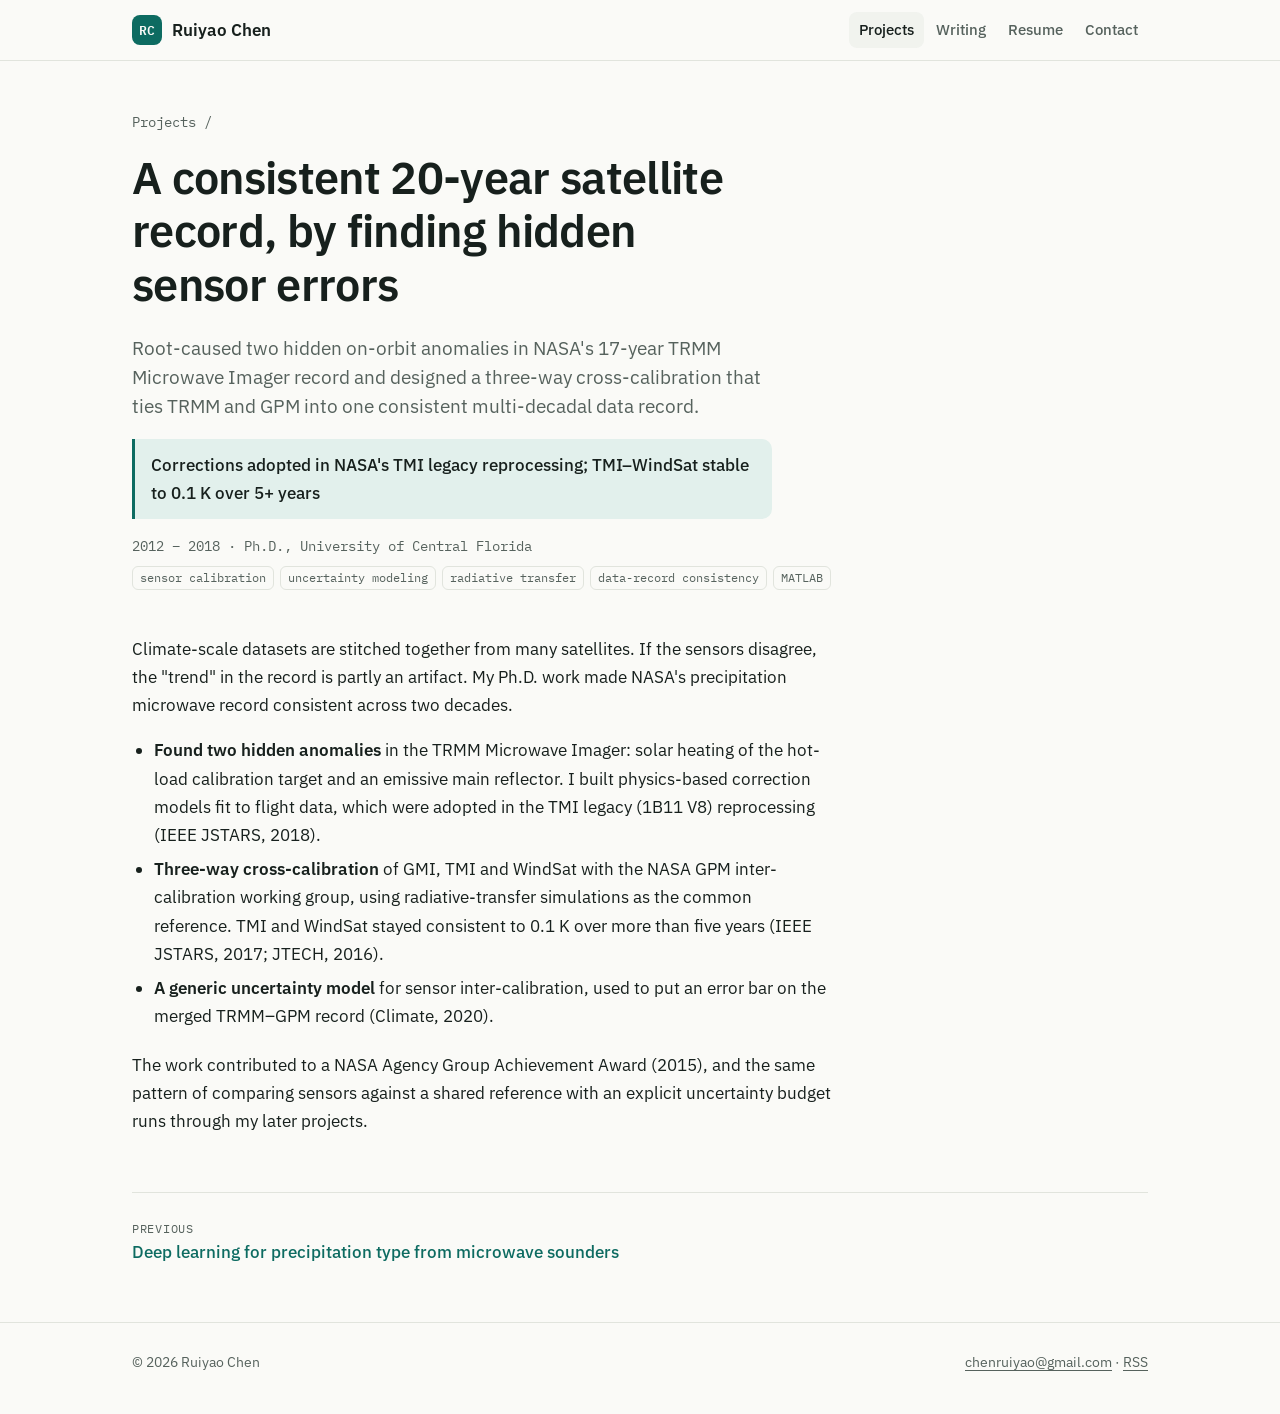
<file: projects/trmm-gpm-intercalibration/index.html>
<!doctype html>
<html lang="en">
<head>
<meta charset="utf-8">
<meta name="viewport" content="width=device-width, initial-scale=1">
<title>A consistent 20-year satellite record, by finding hidden sensor errors · Ruiyao Chen</title>
<meta name="description" content="Root-caused two hidden on-orbit anomalies in NASA&#x27;s 17-year TRMM Microwave Imager record and designed a three-way cross-calibration that ties TRMM and GPM into one consistent multi-decadal data record.">
<meta name="author" content="Ruiyao Chen">
<link rel="canonical" href="https://ruiyao-chen.github.io/projects/trmm-gpm-intercalibration/">
<meta property="og:type" content="article">
<meta property="og:title" content="A consistent 20-year satellite record, by finding hidden sensor errors · Ruiyao Chen">
<meta property="og:description" content="Root-caused two hidden on-orbit anomalies in NASA&#x27;s 17-year TRMM Microwave Imager record and designed a three-way cross-calibration that ties TRMM and GPM into one consistent multi-decadal data record.">
<meta property="og:url" content="https://ruiyao-chen.github.io/projects/trmm-gpm-intercalibration/"><meta property="og:image" content="https://ruiyao-chen.github.io/assets/og.png">
<meta name="twitter:card" content="summary_large_image">
<meta name="theme-color" content="#0d6b61">
<link rel="icon" href="/favicon.svg" type="image/svg+xml">
<link rel="alternate" type="application/rss+xml" title="Ruiyao Chen: writing" href="/feed.xml">
<link rel="preconnect" href="https://fonts.googleapis.com">
<link rel="preconnect" href="https://fonts.gstatic.com" crossorigin>
<link href="https://fonts.googleapis.com/css2?family=IBM+Plex+Mono:wght@400;500;600&family=IBM+Plex+Sans:wght@400;500;600;700&display=swap" rel="stylesheet">
<link rel="stylesheet" href="/assets/css/site.css">

</head>
<body>
<a class="skip" href="#main">Skip to content</a>

<header class="site-header"><div class="wrap">
<a class="brand" href="/"><span class="brand-mark">RC</span><span class="brand-name">Ruiyao Chen</span></a>
<nav class="nav" aria-label="Main"><a href="/projects/" aria-current="page">Projects</a><a href="/blog/">Writing</a><a href="/resume/">Resume</a><a href="/#contact">Contact</a></nav>
</div></header>
<main id="main">
<div class="wrap"><div class="page-head">
<div class="crumbs"><a href="/projects/">Projects</a> /</div>
<h1>A consistent 20-year satellite record, by finding hidden sensor errors</h1>
<p class="lede">Root-caused two hidden on-orbit anomalies in NASA&#x27;s 17-year TRMM Microwave Imager record and designed a three-way cross-calibration that ties TRMM and GPM into one consistent multi-decadal data record.</p>
<p class="callout">Corrections adopted in NASA&#x27;s TMI legacy reprocessing; TMI–WindSat stable to 0.1 K over 5+ years</p>
<div class="meta-row"><span class="period">2012 – 2018 · Ph.D., University of Central Florida</span><ul class="tags"><li>sensor calibration</li><li>uncertainty modeling</li><li>radiative transfer</li><li>data-record consistency</li><li>MATLAB</li></ul></div>

</div>

<article class="prose"><p>Climate-scale datasets are stitched together from many satellites. If the
sensors disagree, the "trend" in the record is partly an artifact. My Ph.D.
work made NASA's precipitation microwave record consistent across two decades.</p>
<ul>
<li><strong>Found two hidden anomalies</strong> in the TRMM Microwave Imager: solar heating
  of the hot-load calibration target and an emissive main reflector. I built
  physics-based correction models fit to flight data, which were adopted in
  the TMI legacy (1B11 V8) reprocessing (IEEE JSTARS, 2018).</li>
<li><strong>Three-way cross-calibration</strong> of GMI, TMI and WindSat with the NASA GPM
  inter-calibration working group, using radiative-transfer simulations as
  the common reference. TMI and WindSat stayed consistent to 0.1 K over more
  than five years (IEEE JSTARS, 2017; JTECH, 2016).</li>
<li><strong>A generic uncertainty model</strong> for sensor inter-calibration, used to put
  an error bar on the merged TRMM–GPM record (Climate, 2020).</li>
</ul>
<p>The work contributed to a NASA Agency Group Achievement Award (2015), and the
same pattern of comparing sensors against a shared reference with an explicit
uncertainty budget runs through my later projects.</p></article>
<nav class="page-nav" aria-label="More projects"><a href="/projects/deep-learning-precip-type/"><span>Previous</span>Deep learning for precipitation type from microwave sounders</a></nav>
</div>
</main>
<footer class="site-footer"><div class="wrap">
<span>© 2026 Ruiyao Chen</span>
<span><a href="mailto:chenruiyao@gmail.com">chenruiyao@gmail.com</a> · <a href="/feed.xml">RSS</a></span>
</div></footer>
</body>
</html>
</file>
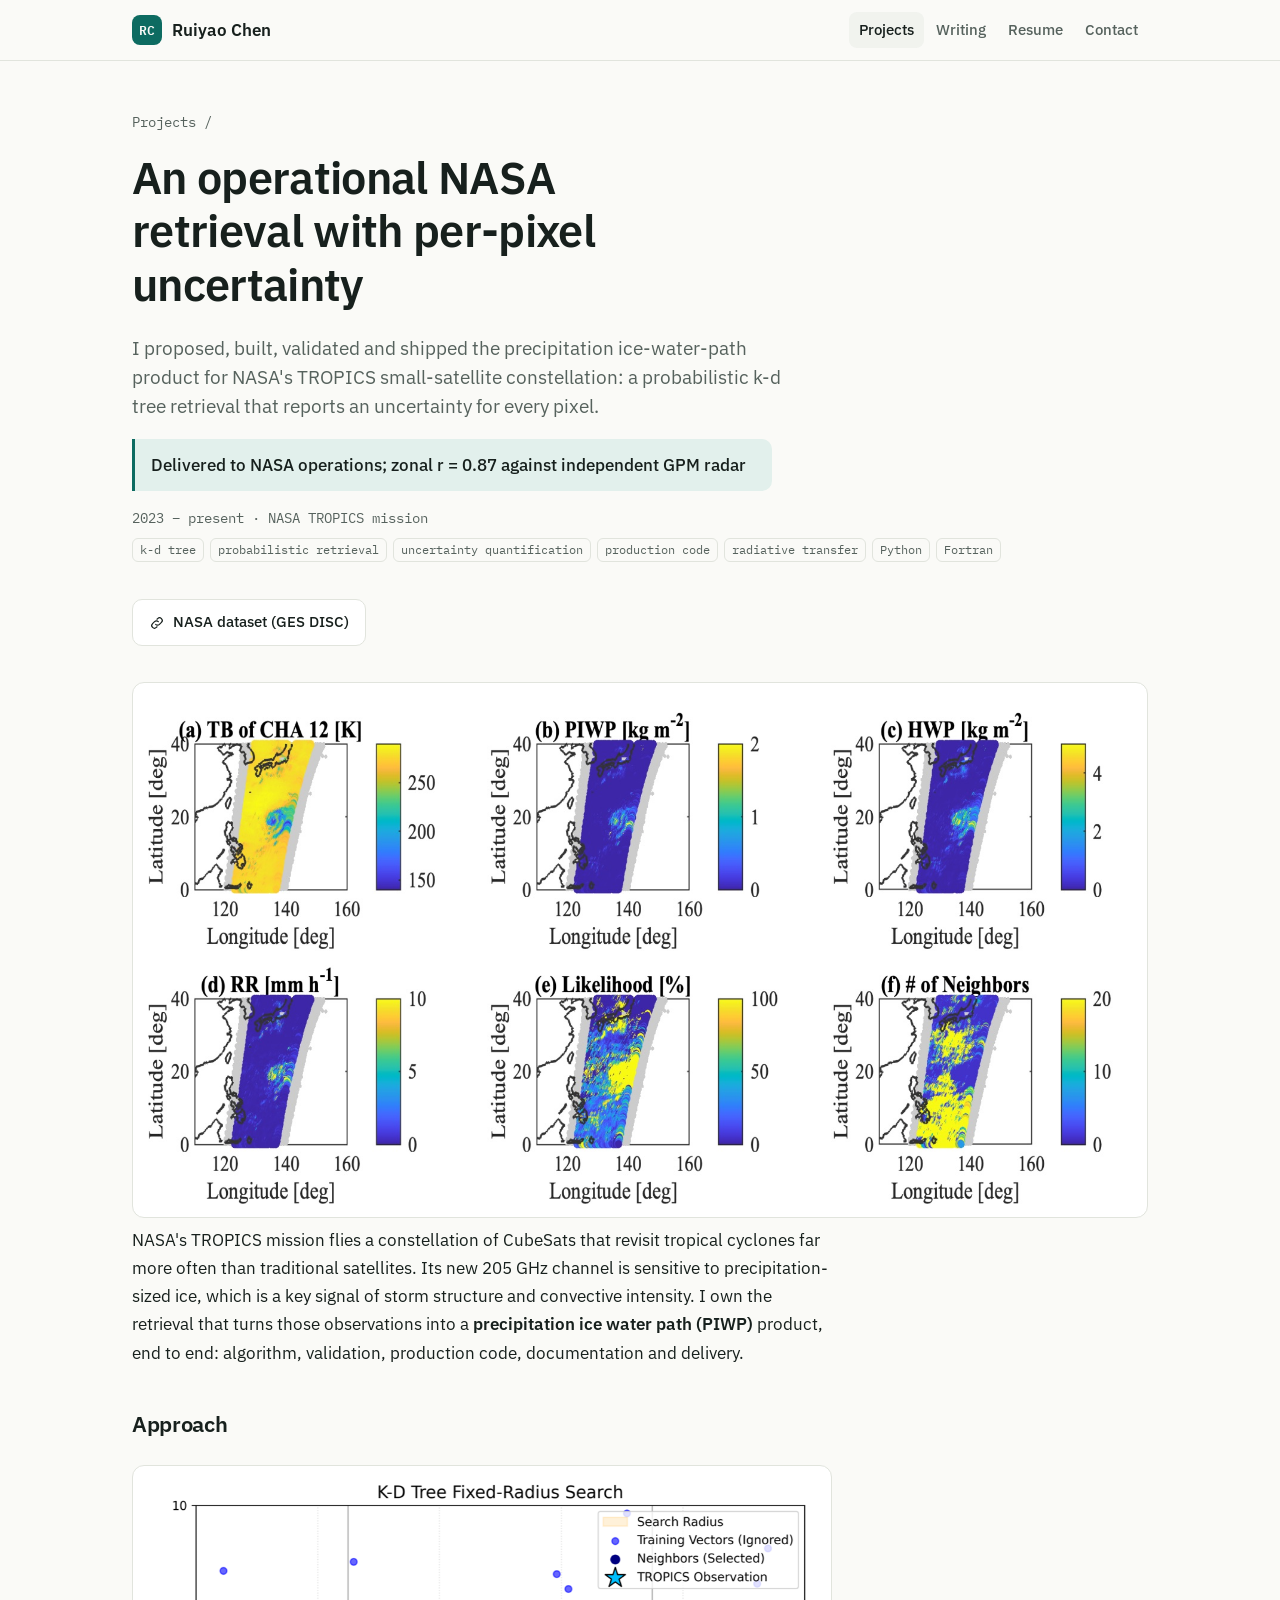
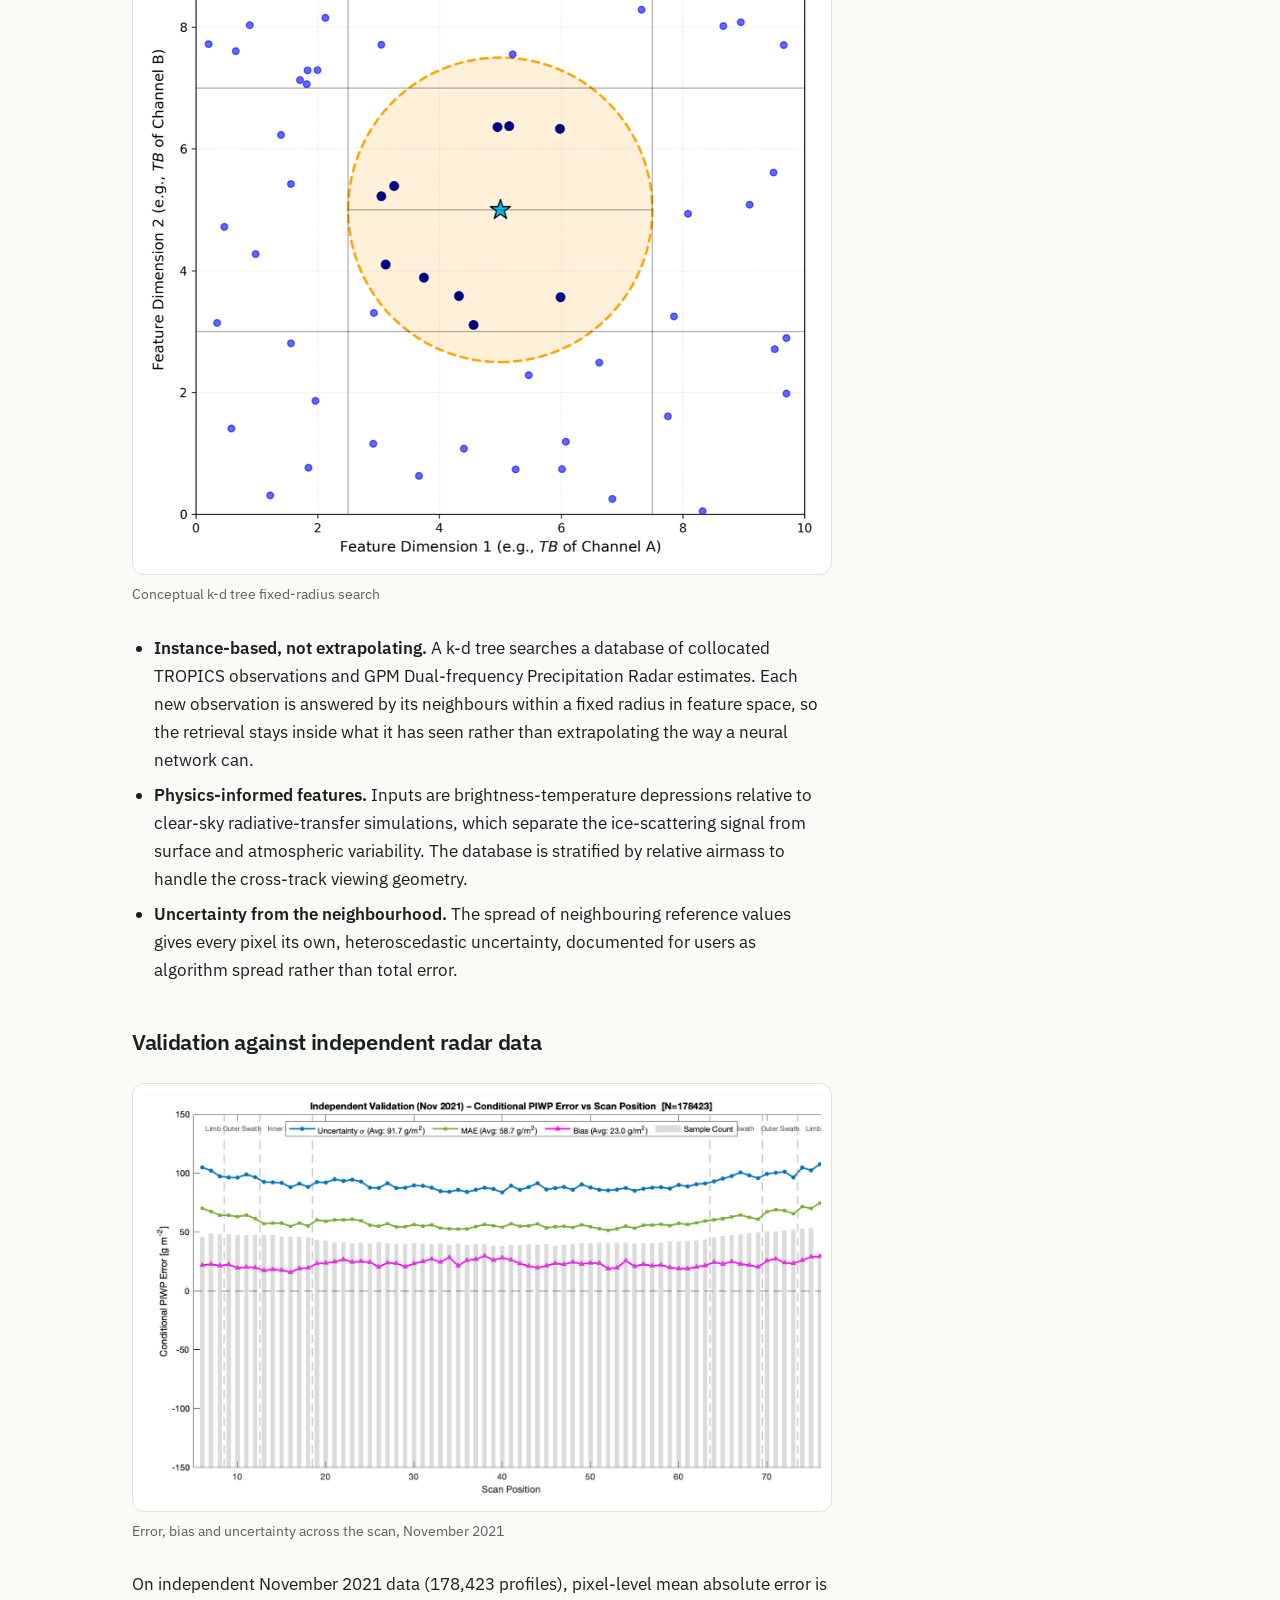
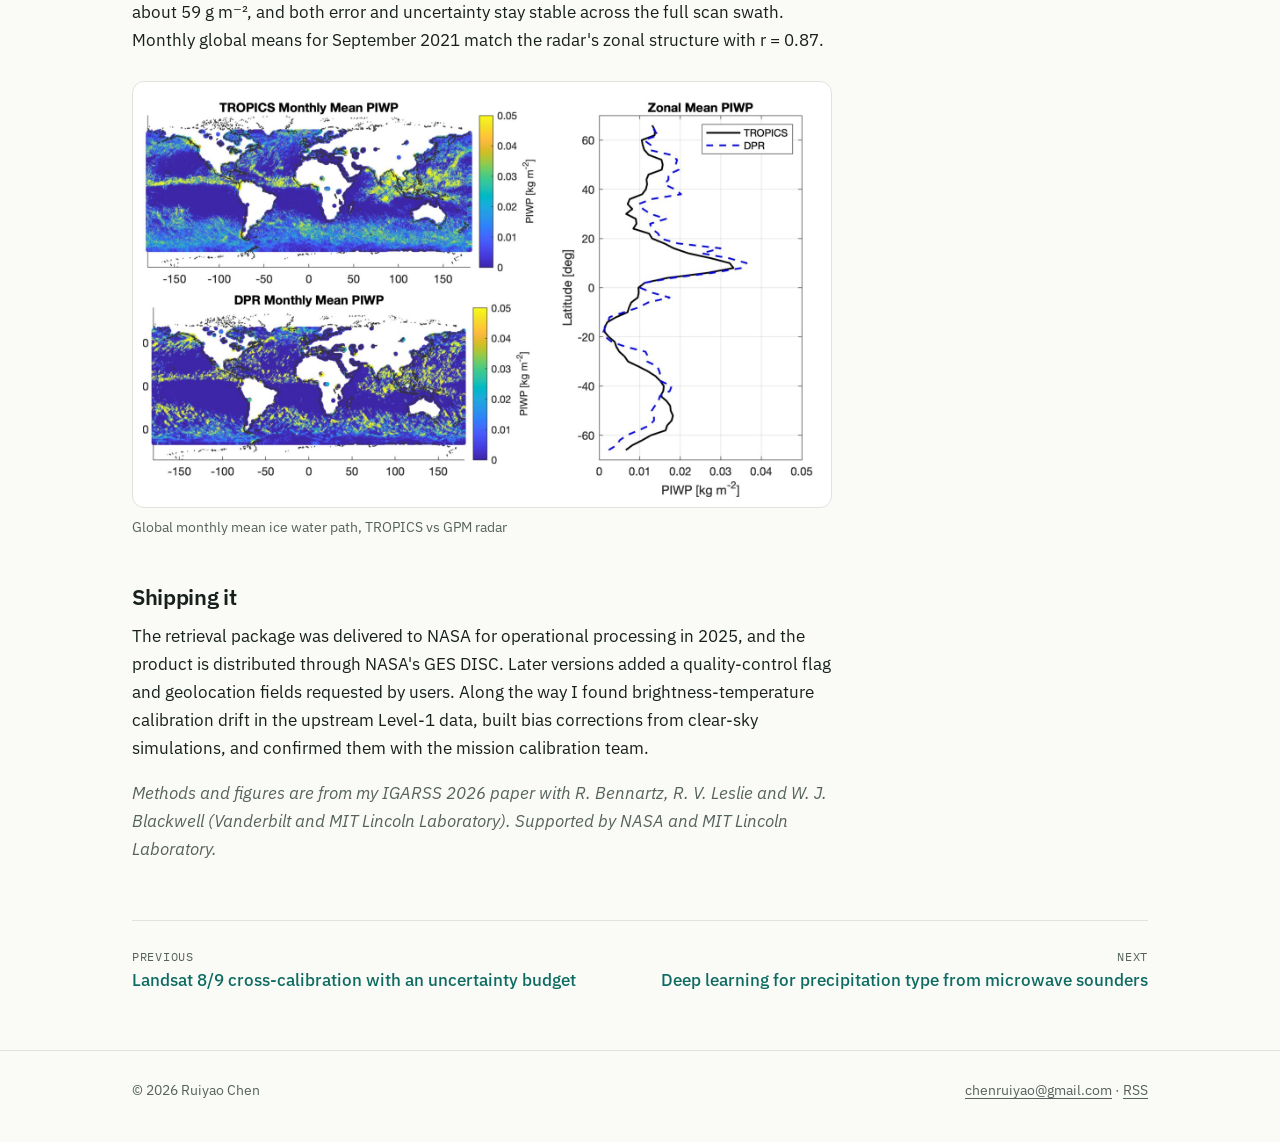
<file: projects/tropics-ice-water-path/index.html>
<!doctype html>
<html lang="en">
<head>
<meta charset="utf-8">
<meta name="viewport" content="width=device-width, initial-scale=1">
<title>An operational NASA retrieval with per-pixel uncertainty · Ruiyao Chen</title>
<meta name="description" content="I proposed, built, validated and shipped the precipitation ice-water-path product for NASA&#x27;s TROPICS small-satellite constellation: a probabilistic k-d tree retrieval that reports an uncertainty for every pixel.">
<meta name="author" content="Ruiyao Chen">
<link rel="canonical" href="https://ruiyao-chen.github.io/projects/tropics-ice-water-path/">
<meta property="og:type" content="article">
<meta property="og:title" content="An operational NASA retrieval with per-pixel uncertainty · Ruiyao Chen">
<meta property="og:description" content="I proposed, built, validated and shipped the precipitation ice-water-path product for NASA&#x27;s TROPICS small-satellite constellation: a probabilistic k-d tree retrieval that reports an uncertainty for every pixel.">
<meta property="og:url" content="https://ruiyao-chen.github.io/projects/tropics-ice-water-path/"><meta property="og:image" content="https://ruiyao-chen.github.io/assets/og.png">
<meta name="twitter:card" content="summary_large_image">
<meta name="theme-color" content="#0d6b61">
<link rel="icon" href="/favicon.svg" type="image/svg+xml">
<link rel="alternate" type="application/rss+xml" title="Ruiyao Chen: writing" href="/feed.xml">
<link rel="preconnect" href="https://fonts.googleapis.com">
<link rel="preconnect" href="https://fonts.gstatic.com" crossorigin>
<link href="https://fonts.googleapis.com/css2?family=IBM+Plex+Mono:wght@400;500;600&family=IBM+Plex+Sans:wght@400;500;600;700&display=swap" rel="stylesheet">
<link rel="stylesheet" href="/assets/css/site.css">

</head>
<body>
<a class="skip" href="#main">Skip to content</a>

<header class="site-header"><div class="wrap">
<a class="brand" href="/"><span class="brand-mark">RC</span><span class="brand-name">Ruiyao Chen</span></a>
<nav class="nav" aria-label="Main"><a href="/projects/" aria-current="page">Projects</a><a href="/blog/">Writing</a><a href="/resume/">Resume</a><a href="/#contact">Contact</a></nav>
</div></header>
<main id="main">
<div class="wrap"><div class="page-head">
<div class="crumbs"><a href="/projects/">Projects</a> /</div>
<h1>An operational NASA retrieval with per-pixel uncertainty</h1>
<p class="lede">I proposed, built, validated and shipped the precipitation ice-water-path product for NASA&#x27;s TROPICS small-satellite constellation: a probabilistic k-d tree retrieval that reports an uncertainty for every pixel.</p>
<p class="callout">Delivered to NASA operations; zonal r = 0.87 against independent GPM radar</p>
<div class="meta-row"><span class="period">2023 – present · NASA TROPICS mission</span><ul class="tags"><li>k-d tree</li><li>probabilistic retrieval</li><li>uncertainty quantification</li><li>production code</li><li>radiative transfer</li><li>Python</li><li>Fortran</li></ul></div>
<div class="actions" style="margin-top:20px"><a class="btn" href="https://earthdata.nasa.gov/data/catalog/ges-disc-tropics01ktpil2b-1.0" target="_blank" rel="noopener"><svg viewBox="0 0 24 24" aria-hidden="true"><path d="M10 14a4 4 0 0 0 5.66 0l3-3a4 4 0 0 0-5.66-5.66l-1 1M14 10a4 4 0 0 0-5.66 0l-3 3a4 4 0 0 0 5.66 5.66l1-1" fill="none" stroke="currentColor" stroke-width="1.8" stroke-linecap="round"/></svg>NASA dataset (GES DISC)</a></div>
</div>
<figure class="cover"><img src="mindulle.jpg" alt="Six-panel map of TROPICS retrievals over Typhoon Mindulle on 26 September 2021, including ice water path, rain rate and number of neighbors" width="1664" height="861"></figure>
<article class="prose"><p>NASA's TROPICS mission flies a constellation of CubeSats that revisit tropical
cyclones far more often than traditional satellites. Its new 205 GHz channel is
sensitive to precipitation-sized ice, which is a key signal of storm
structure and convective intensity. I own the retrieval that turns those
observations into a <strong>precipitation ice water path (PIWP)</strong> product, end to
end: algorithm, validation, production code, documentation and delivery.</p>
<h2>Approach</h2>
<figure><img alt="Conceptual k-d tree fixed-radius search" src="kdtree.png" width="1084" height="1100" loading="lazy"><figcaption>Conceptual k-d tree fixed-radius search</figcaption></figure>
<ul>
<li><strong>Instance-based, not extrapolating.</strong> A k-d tree searches a database of
  collocated TROPICS observations and GPM Dual-frequency Precipitation Radar
  estimates. Each new observation is answered by its neighbours within a fixed
  radius in feature space, so the retrieval stays inside what it has seen
  rather than extrapolating the way a neural network can.</li>
<li><strong>Physics-informed features.</strong> Inputs are brightness-temperature
  depressions relative to clear-sky radiative-transfer simulations, which
  separate the ice-scattering signal from surface and atmospheric variability.
  The database is stratified by relative airmass to handle the cross-track
  viewing geometry.</li>
<li><strong>Uncertainty from the neighbourhood.</strong> The spread of neighbouring reference
  values gives every pixel its own, heteroscedastic uncertainty, documented
  for users as algorithm spread rather than total error.</li>
</ul>
<h2>Validation against independent radar data</h2>
<figure><img alt="Error, bias and uncertainty across the scan, November 2021" src="scan_validation.jpg" width="1498" height="899" loading="lazy"><figcaption>Error, bias and uncertainty across the scan, November 2021</figcaption></figure>
<p>On independent November 2021 data (178,423 profiles), pixel-level mean
absolute error is about 59 g m⁻², and both error and uncertainty stay stable
across the full scan swath. Monthly global means for September 2021 match the
radar's zonal structure with r = 0.87.</p>
<figure><img alt="Global monthly mean ice water path, TROPICS vs GPM radar" src="global_validation.jpg" width="1544" height="922" loading="lazy"><figcaption>Global monthly mean ice water path, TROPICS vs GPM radar</figcaption></figure>
<h2>Shipping it</h2>
<p>The retrieval package was delivered to NASA for operational processing in
2025, and the product is distributed through NASA's GES DISC. Later versions
added a quality-control flag and geolocation fields requested by users. Along
the way I found brightness-temperature calibration drift in the upstream
Level-1 data, built bias corrections from clear-sky simulations, and
confirmed them with the mission calibration team.</p>
<p><em>Methods and figures are from my IGARSS 2026 paper with R. Bennartz, R. V.
Leslie and W. J. Blackwell (Vanderbilt and MIT Lincoln Laboratory). Supported
by NASA and MIT Lincoln Laboratory.</em></p></article>
<nav class="page-nav" aria-label="More projects"><a href="/projects/landsat-cross-calibration/"><span>Previous</span>Landsat 8/9 cross-calibration with an uncertainty budget</a><a href="/projects/deep-learning-precip-type/" style="text-align:right"><span>Next</span>Deep learning for precipitation type from microwave sounders</a></nav>
</div>
</main>
<footer class="site-footer"><div class="wrap">
<span>© 2026 Ruiyao Chen</span>
<span><a href="mailto:chenruiyao@gmail.com">chenruiyao@gmail.com</a> · <a href="/feed.xml">RSS</a></span>
</div></footer>
</body>
</html>
</file>
<file: assets/css/site.css>
/* ---------- tokens ---------- */
:root {
  --bg: #fafaf7;
  --surface: #ffffff;
  --surface-2: #f1f3ee;
  --text: #17201d;
  --muted: #56625d;
  --border: #e1e4dd;
  --accent: #0d6b61;
  --accent-strong: #09544c;
  --accent-soft: #e2f0ec;
  --warm: #a9520c;
  --figure-bg: #ffffff;
  --shadow: 0 1px 2px rgb(16 24 20 / 0.05), 0 4px 16px rgb(16 24 20 / 0.06);
  --radius: 14px;
  --max: 1080px;
  --sans: "IBM Plex Sans", system-ui, -apple-system, "Segoe UI", sans-serif;
  --mono: "IBM Plex Mono", ui-monospace, "SF Mono", Menlo, monospace;
  color-scheme: light;
}
@media (prefers-color-scheme: dark) {
  :root:not([data-theme="light"]) {
    --bg: #0d1211;
    --surface: #141b19;
    --surface-2: #1a2320;
    --text: #e4eae7;
    --muted: #9aa7a1;
    --border: #25302c;
    --accent: #4fc4b2;
    --accent-strong: #79d6c7;
    --accent-soft: #143029;
    --warm: #eea25c;
    --figure-bg: #f4f5f2;
    --shadow: 0 1px 2px rgb(0 0 0 / 0.3), 0 6px 20px rgb(0 0 0 / 0.25);
    color-scheme: dark;
  }
}
:root[data-theme="dark"] {
  --bg: #0d1211; --surface: #141b19; --surface-2: #1a2320; --text: #e4eae7;
  --muted: #9aa7a1; --border: #25302c; --accent: #4fc4b2; --accent-strong: #79d6c7;
  --accent-soft: #143029; --warm: #eea25c; --figure-bg: #f4f5f2; color-scheme: dark;
}

/* ---------- base ---------- */
*, *::before, *::after { box-sizing: border-box; }
html { -webkit-text-size-adjust: 100%; scroll-padding-top: 80px; }
body {
  margin: 0;
  background: var(--bg);
  color: var(--text);
  font: 400 17px/1.65 var(--sans);
  -webkit-font-smoothing: antialiased;
}
img { max-width: 100%; height: auto; display: block; }
a { color: var(--accent); text-underline-offset: 3px; text-decoration-thickness: 1px; }
a:hover { color: var(--accent-strong); }
h1, h2, h3 { line-height: 1.2; letter-spacing: -0.015em; margin: 0 0 0.5em; }
h1 { font-size: clamp(2.2rem, 5vw, 3.4rem); font-weight: 600; }
h2 { font-size: 1.6rem; font-weight: 600; }
h3 { font-size: 1.15rem; font-weight: 600; }
p { margin: 0 0 1em; }
:focus-visible { outline: 2px solid var(--accent); outline-offset: 3px; border-radius: 4px; }
.wrap { max-width: var(--max); margin: 0 auto; padding: 0 16px; }
@media (min-width: 720px) { .wrap { padding: 0 32px; } }
.skip { position: absolute; left: -999px; top: 8px; background: var(--surface); padding: 8px 12px; z-index: 100; }
.skip:focus { left: 16px; }
.mono { font-family: var(--mono); }
.muted { color: var(--muted); }

/* ---------- header ---------- */
.site-header {
  position: sticky; top: 0; z-index: 50;
  background: color-mix(in srgb, var(--bg) 88%, transparent);
  backdrop-filter: saturate(1.4) blur(10px);
  -webkit-backdrop-filter: saturate(1.4) blur(10px);
  border-bottom: 1px solid var(--border);
}
.site-header .wrap { display: flex; align-items: center; justify-content: space-between; height: 60px; gap: 16px; }
.brand { display: flex; align-items: center; gap: 10px; color: var(--text); text-decoration: none; font-weight: 600; white-space: nowrap; }
.brand-mark {
  width: 30px; height: 30px; border-radius: 8px; display: grid; place-items: center;
  background: var(--accent); color: var(--bg); font: 600 13px/1 var(--mono); letter-spacing: 0.02em;
}
.nav { display: flex; gap: 2px; align-items: center; }
.nav a {
  color: var(--muted); text-decoration: none; font-size: 15px; font-weight: 500;
  padding: 6px 10px; border-radius: 8px;
}
.nav a:hover, .nav a[aria-current="page"] { color: var(--text); background: var(--surface-2); }
@media (max-width: 560px) {
  .brand-name { display: none; }
  .nav a { padding: 6px 8px; font-size: 14px; }
}

/* ---------- hero ---------- */
.hero { position: relative; padding: 72px 0 56px; overflow: hidden; }
.hero-tracks { position: absolute; inset: 0; pointer-events: none; color: var(--accent); opacity: 0.55; }
.hero-tracks svg { position: absolute; right: -60px; top: -10px; width: 620px; height: auto; }
@media (max-width: 860px) { .hero-tracks { opacity: 0.18; } }
.hero .wrap { position: relative; }
.eyebrow {
  font: 500 13px/1.4 var(--mono); text-transform: uppercase; letter-spacing: 0.08em;
  color: var(--accent); margin: 0 0 16px;
}
.pronouns { font: 400 15px/1 var(--mono); color: var(--muted); letter-spacing: 0; vertical-align: middle; margin-left: 6px; white-space: nowrap; }
.lede { font-size: clamp(1.15rem, 2.2vw, 1.4rem); line-height: 1.5; max-width: 34ch; color: var(--text); margin-bottom: 18px; }
.hero-meta { display: flex; flex-wrap: wrap; gap: 6px 18px; color: var(--muted); font-size: 15px; margin-bottom: 28px; padding: 0; list-style: none; }
.hero-meta li { display: flex; align-items: center; gap: 7px; }
.hero-meta li::before { content: ""; width: 6px; height: 6px; border-radius: 50%; background: var(--accent); opacity: 0.7; }
.actions { display: flex; flex-wrap: wrap; gap: 10px; }
.btn {
  display: inline-flex; align-items: center; gap: 8px; padding: 10px 16px; border-radius: 10px;
  font-weight: 500; font-size: 15px; text-decoration: none; border: 1px solid var(--border);
  background: var(--surface); color: var(--text); transition: border-color .15s, transform .15s;
}
.btn:hover { border-color: var(--accent); color: var(--text); }
.btn.primary { background: var(--accent); border-color: var(--accent); color: var(--bg); }
.btn.primary:hover { background: var(--accent-strong); border-color: var(--accent-strong); color: var(--bg); }
.btn svg { width: 16px; height: 16px; flex: none; }

/* ---------- sections ---------- */
section.block { padding: 56px 0; border-top: 1px solid var(--border); }
.section-head { display: flex; align-items: baseline; justify-content: space-between; gap: 16px; margin-bottom: 28px; flex-wrap: wrap; }
.section-head h2 { margin: 0; }
.section-head a { font-size: 15px; font-weight: 500; text-decoration: none; }
.kicker { font: 500 12px/1 var(--mono); letter-spacing: 0.08em; text-transform: uppercase; color: var(--muted); margin-bottom: 10px; }

.stats { display: grid; grid-template-columns: repeat(4, 1fr); gap: 1px; background: var(--border); border: 1px solid var(--border); border-radius: var(--radius); overflow: hidden; }
.stat { background: var(--surface); padding: 20px 22px; }
.stat-value { font: 600 1.9rem/1.1 var(--sans); letter-spacing: -0.02em; color: var(--accent); }
.stat-label { color: var(--muted); font-size: 14px; line-height: 1.4; margin-top: 6px; }
@media (max-width: 760px) { .stats { grid-template-columns: repeat(2, 1fr); } }

.focus { display: grid; grid-template-columns: repeat(3, 1fr); gap: 20px; }
.focus-item { padding: 22px; border-radius: var(--radius); background: var(--surface); border: 1px solid var(--border); }
.focus-item h3 { display: flex; gap: 10px; align-items: center; }
.focus-num { font: 500 12px/1 var(--mono); color: var(--accent); background: var(--accent-soft); padding: 5px 7px; border-radius: 6px; }
.focus-item p { color: var(--muted); font-size: 15.5px; margin: 0; }
@media (max-width: 860px) { .focus { grid-template-columns: 1fr; } }

/* ---------- project cards ---------- */
.cards { display: grid; grid-template-columns: repeat(3, 1fr); gap: 22px; }
.cards.two { grid-template-columns: repeat(2, 1fr); }
@media (max-width: 960px) { .cards, .cards.two { grid-template-columns: 1fr 1fr; } }
@media (max-width: 640px) { .cards, .cards.two { grid-template-columns: 1fr; } }
.card {
  position: relative; display: flex; flex-direction: column; background: var(--surface);
  border: 1px solid var(--border); border-radius: var(--radius); overflow: hidden;
  transition: border-color .15s, box-shadow .15s, transform .15s;
}
.card:hover { border-color: color-mix(in srgb, var(--accent) 50%, var(--border)); box-shadow: var(--shadow); transform: translateY(-2px); }
@media (prefers-reduced-motion: reduce) { .card, .btn { transition: none; } .card:hover { transform: none; } }
.card-media { aspect-ratio: 16 / 9; background: var(--figure-bg); border-bottom: 1px solid var(--border); overflow: hidden; }
.card-media img { width: 100%; height: 100%; object-fit: contain; padding: 10px; }
.card-body { padding: 20px 20px 22px; display: flex; flex-direction: column; gap: 10px; flex: 1; }
.card h3 { margin: 0; font-size: 1.1rem; }
.card h3 a { color: var(--text); text-decoration: none; }
.card h3 a::after { content: ""; position: absolute; inset: 0; }
.card p { margin: 0; color: var(--muted); font-size: 15px; }
.card .period { font: 400 12.5px/1.3 var(--mono); color: var(--muted); }
.result { font-size: 14px; line-height: 1.45; color: var(--text); background: var(--accent-soft); border-radius: 8px; padding: 8px 10px; }
.result strong { color: var(--accent); font-weight: 600; }
.tags { display: flex; flex-wrap: wrap; gap: 6px; margin-top: auto; padding: 0; list-style: none; }
.tags li { font: 400 12px/1 var(--mono); color: var(--muted); border: 1px solid var(--border); padding: 5px 7px; border-radius: 6px; }
.badge-hidden { position: absolute; z-index: 2; top: 10px; right: 10px; font: 600 11px/1 var(--mono); letter-spacing: .06em; padding: 5px 7px; border-radius: 6px; background: var(--warm); color: #fff; }

.more-list { display: grid; gap: 12px; margin-top: 22px; }
.more-item { position: relative; display: grid; grid-template-columns: 1fr auto; gap: 4px 20px; padding: 18px 20px; background: var(--surface); border: 1px solid var(--border); border-radius: var(--radius); }
.more-item:hover { border-color: color-mix(in srgb, var(--accent) 50%, var(--border)); }
.more-item h3 { margin: 0; font-size: 1.05rem; }
.more-item h3 a { color: var(--text); text-decoration: none; }
.more-item h3 a::after { content: ""; position: absolute; inset: 0; }
.more-item p { grid-column: 1 / -1; margin: 0; color: var(--muted); font-size: 15px; }
.more-item .period { font: 400 12.5px/1.6 var(--mono); color: var(--muted); }
.more-item .badge-hidden { position: static; justify-self: start; grid-column: 1 / -1; }
@media (max-width: 640px) { .more-item { grid-template-columns: 1fr; } }

/* ---------- timeline ---------- */
.timeline { list-style: none; padding: 0; margin: 0; display: grid; gap: 0; }
.timeline li { display: grid; grid-template-columns: 150px 1fr; gap: 20px; padding: 18px 0; border-bottom: 1px solid var(--border); }
.timeline li:last-child { border-bottom: 0; }
.timeline .dates { font: 400 14px/1.6 var(--mono); color: var(--muted); }
.timeline h3 { margin: 0 0 2px; font-size: 1.05rem; }
.timeline .org { color: var(--muted); font-size: 15px; margin: 0 0 6px; }
.timeline .hl { margin: 0; font-size: 15.5px; }
@media (max-width: 640px) { .timeline li { grid-template-columns: 1fr; gap: 4px; } }

/* ---------- publications ---------- */
.pubs { list-style: none; padding: 0; margin: 0; display: grid; gap: 14px; }
.pubs li { display: grid; grid-template-columns: 56px 1fr; gap: 14px; }
.pubs .year { font: 500 14px/1.6 var(--mono); color: var(--accent); }
.pubs .ptitle { font-weight: 500; }
.pubs .pmeta { color: var(--muted); font-size: 15px; }
.pubs b { color: var(--text); font-weight: 600; }

/* ---------- posts ---------- */
.post-list { list-style: none; padding: 0; margin: 0; display: grid; gap: 0; }
.post-list li { position: relative; padding: 18px 0; border-bottom: 1px solid var(--border); display: grid; grid-template-columns: 130px 1fr; gap: 20px; }
.post-list li:first-child { padding-top: 0; }
.post-list li:last-child { border-bottom: 0; }
.post-list time { font: 400 14px/1.7 var(--mono); color: var(--muted); }
.post-list h3 { margin: 0 0 4px; font-size: 1.1rem; }
.post-list h3 a { color: var(--text); text-decoration: none; }
.post-list h3 a:hover { color: var(--accent); }
.post-list p { margin: 0; color: var(--muted); font-size: 15.5px; }
@media (max-width: 640px) { .post-list li { grid-template-columns: 1fr; gap: 2px; } }

/* ---------- contact ---------- */
.contact { background: var(--surface); border: 1px solid var(--border); border-radius: var(--radius); padding: 32px; display: grid; grid-template-columns: 1.3fr 1fr; gap: 24px; align-items: center; }
.contact h2 { margin-bottom: 8px; }
.contact p { color: var(--muted); margin: 0; }
.contact .actions { justify-content: flex-end; }
@media (max-width: 760px) { .contact { grid-template-columns: 1fr; padding: 24px; } .contact .actions { justify-content: flex-start; } }

/* ---------- article (project + post pages) ---------- */
.page-head { padding: 52px 0 28px; }
.crumbs { font: 400 14px/1.4 var(--mono); color: var(--muted); margin-bottom: 18px; }
.crumbs a { color: var(--muted); text-decoration: none; }
.crumbs a:hover { color: var(--accent); }
.page-head h1 { font-size: clamp(1.9rem, 4.2vw, 2.8rem); max-width: 22ch; }
.page-head .lede { max-width: 60ch; font-size: 1.2rem; color: var(--muted); }
.page-head .meta-row { display: flex; flex-wrap: wrap; gap: 10px 16px; align-items: center; margin-top: 18px; }
.page-head .period { font: 400 14px/1.4 var(--mono); color: var(--muted); }
.callout { border-left: 3px solid var(--accent); background: var(--accent-soft); padding: 12px 16px; border-radius: 0 10px 10px 0; margin: 18px 0 0; max-width: 64ch; font-weight: 500; }
.cover { margin: 8px 0 8px; }

.prose { max-width: 70ch; padding-bottom: 40px; }
.prose h2 { font-size: 1.4rem; margin-top: 2em; }
.prose h3 { margin-top: 1.6em; }
.prose ul, .prose ol { padding-left: 1.3em; margin: 0 0 1.2em; }
.prose li { margin-bottom: 0.4em; }
.prose strong { font-weight: 600; }
.prose code { font: 0.9em var(--mono); background: var(--surface-2); padding: 2px 5px; border-radius: 5px; }
.prose pre { background: var(--surface-2); padding: 14px 16px; border-radius: 10px; overflow-x: auto; font-size: 14px; }
.prose pre code { background: none; padding: 0; }
.prose table { width: 100%; border-collapse: collapse; margin: 0 0 1.4em; font-size: 15px; display: block; overflow-x: auto; }
.prose th, .prose td { text-align: left; padding: 8px 12px; border-bottom: 1px solid var(--border); white-space: nowrap; }
.prose td:first-child, .prose th:first-child { white-space: normal; min-width: 12ch; }
.prose th { font-weight: 600; color: var(--muted); font-size: 13px; text-transform: uppercase; letter-spacing: 0.04em; }
.prose em { color: var(--muted); }
figure { margin: 1.6em 0; }
figure.wide { max-width: none; }
figure img { background: var(--figure-bg); border: 1px solid var(--border); border-radius: 12px; padding: 10px; width: 100%; }
figcaption { font-size: 14px; color: var(--muted); margin-top: 8px; }
.page-nav { display: flex; justify-content: space-between; gap: 16px; padding: 28px 0 56px; border-top: 1px solid var(--border); flex-wrap: wrap; }
.page-nav a { text-decoration: none; font-weight: 500; }
.page-nav span { display: block; font: 400 12px/1.4 var(--mono); color: var(--muted); text-transform: uppercase; letter-spacing: 0.06em; }

/* ---------- resume ---------- */
.resume { max-width: 860px; padding-bottom: 56px; }
.resume h2 { font-size: 1.05rem; text-transform: uppercase; letter-spacing: 0.08em; color: var(--accent); margin: 36px 0 14px; padding-bottom: 8px; border-bottom: 1px solid var(--border); }
.resume .job { margin-bottom: 20px; }
.resume .job-head { display: flex; justify-content: space-between; gap: 12px; flex-wrap: wrap; }
.resume .job-head h3 { margin: 0; font-size: 1.05rem; }
.resume .job-head .dates { font: 400 14px/1.6 var(--mono); color: var(--muted); }
.resume .job .org { color: var(--muted); margin: 0 0 6px; font-size: 15px; }
.resume ul { padding-left: 1.2em; margin: 0; }
.resume li { margin-bottom: 5px; font-size: 15.5px; }
.resume .skills { display: grid; grid-template-columns: 200px 1fr; gap: 8px 20px; font-size: 15.5px; }
.resume .skills dt { font-weight: 600; }
.resume .skills dd { margin: 0; color: var(--muted); }
@media (max-width: 640px) { .resume .skills { grid-template-columns: 1fr; gap: 2px; } .resume .skills dd { margin-bottom: 10px; } }
.contact-line { display: flex; flex-wrap: wrap; gap: 6px 18px; color: var(--muted); font-size: 15px; margin: 4px 0 18px; }

/* ---------- footer ---------- */
.site-footer { border-top: 1px solid var(--border); padding: 28px 0 40px; color: var(--muted); font-size: 14px; }
.site-footer .wrap { display: flex; justify-content: space-between; gap: 12px; flex-wrap: wrap; }
.site-footer a { color: var(--muted); }
.preview-banner { background: var(--warm); color: #fff; text-align: center; font: 500 13px/1.4 var(--mono); padding: 8px 16px; }

/* ---------- print (resume) ---------- */
@media print {
  :root { --bg: #fff; --surface: #fff; --text: #111; --muted: #444; --accent: #0d6b61; --border: #ccc; }
  body { font-size: 11pt; }
  .site-header, .site-footer, .no-print, .preview-banner { display: none !important; }
  .page-head { padding: 0 0 8px; }
  .resume h2 { margin-top: 16px; }
  a { color: inherit; text-decoration: none; }
}
</file>
